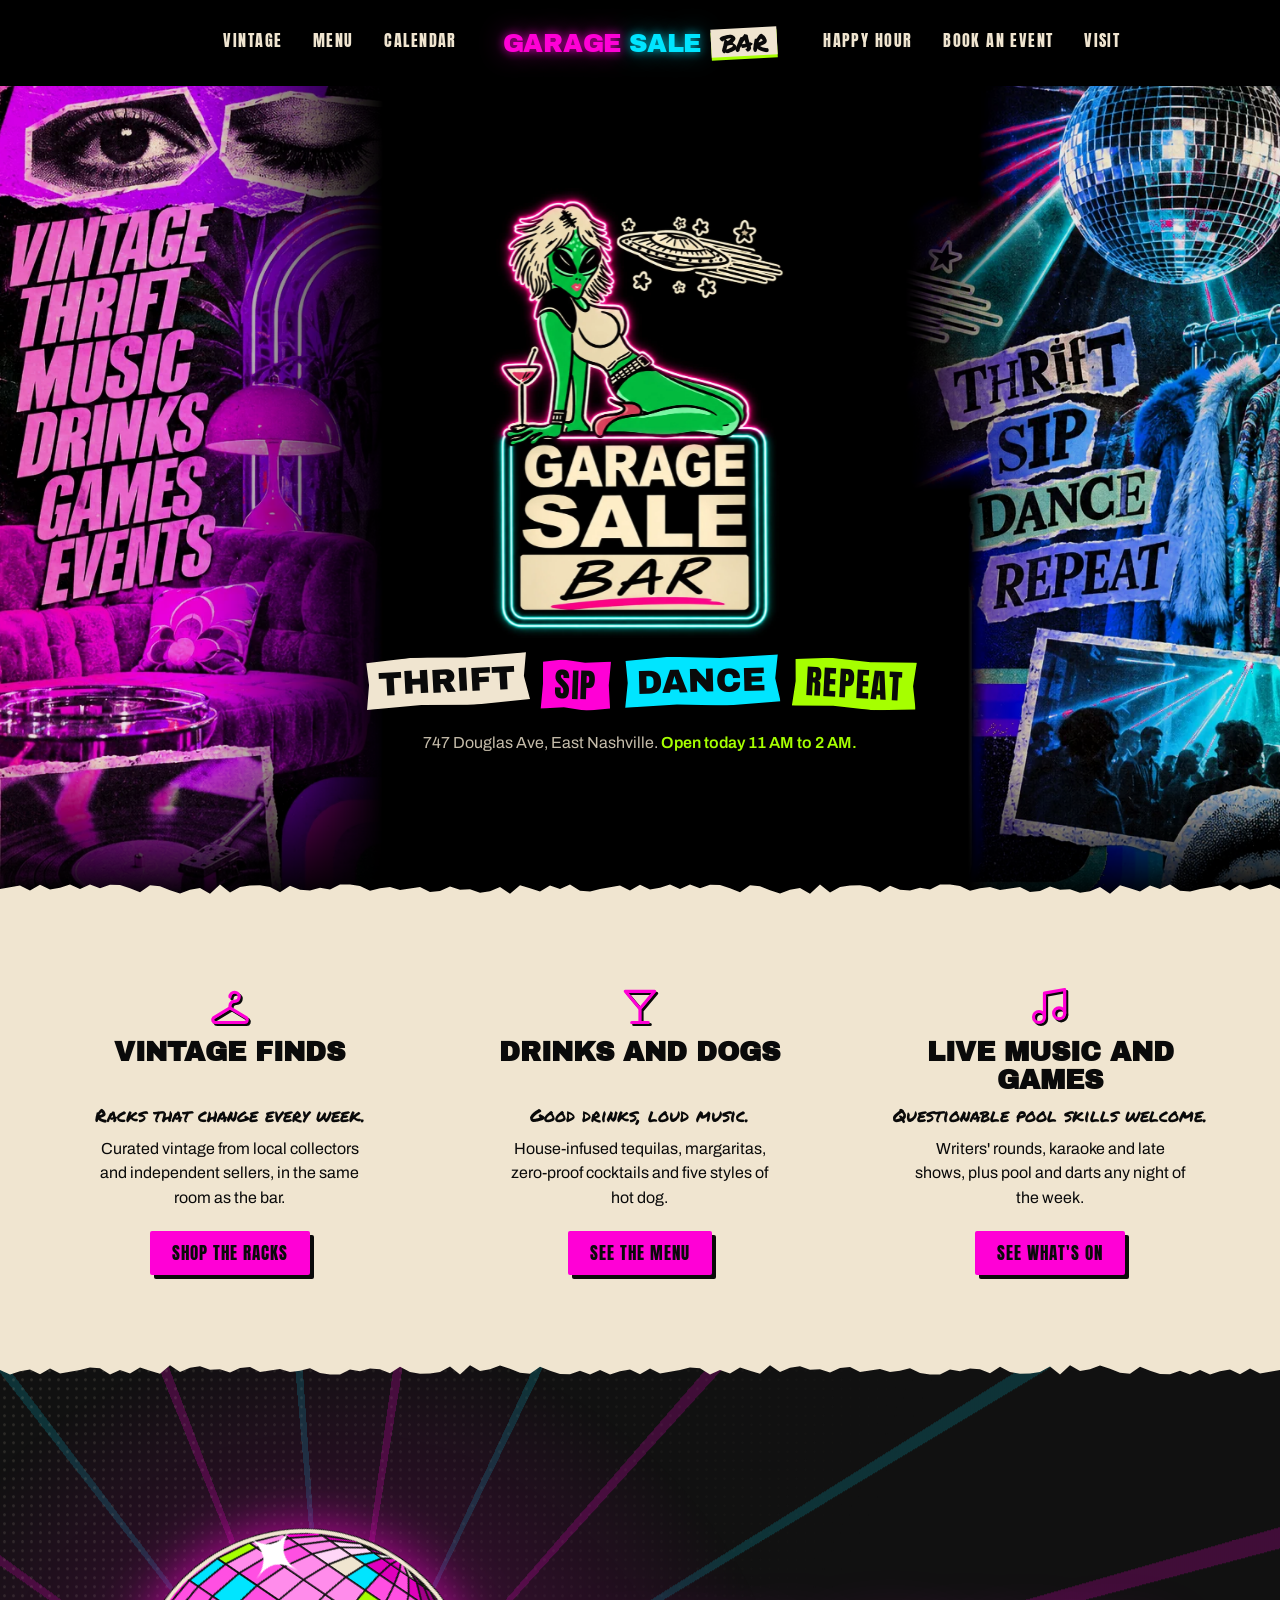
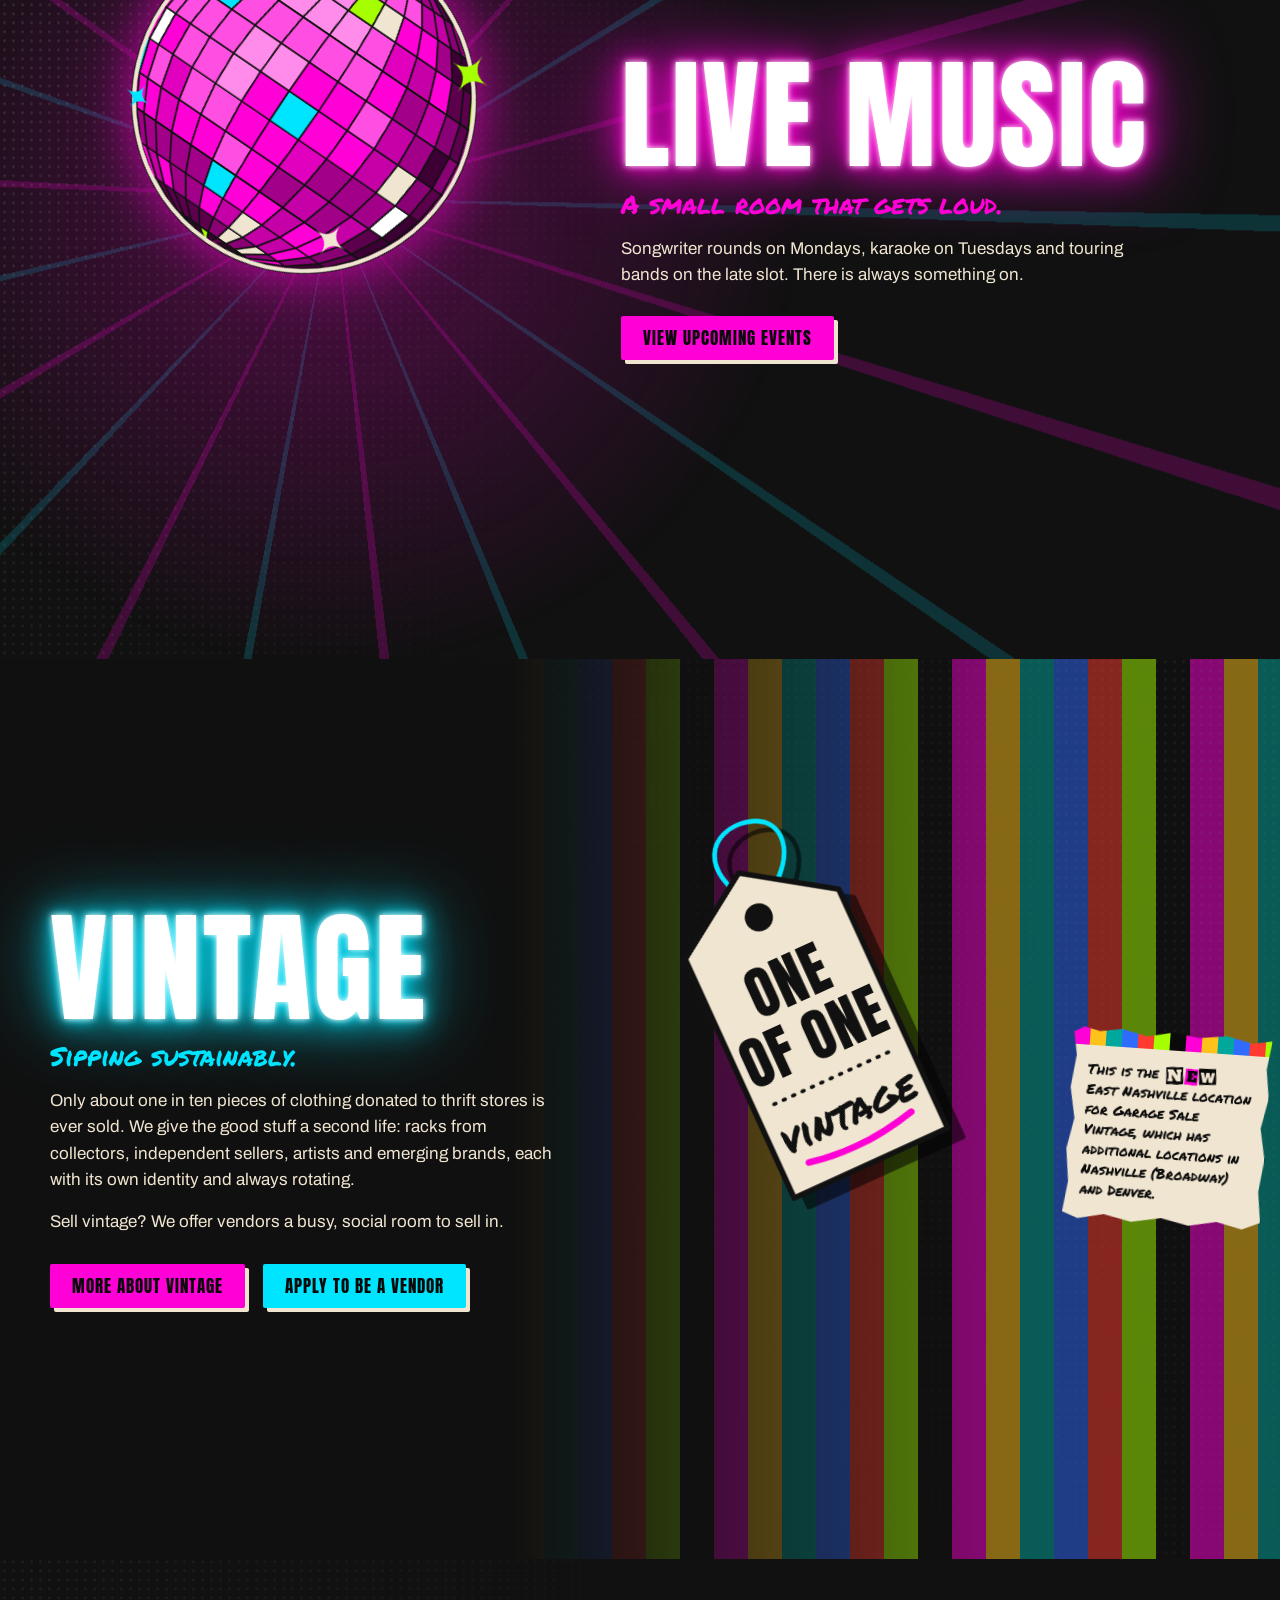
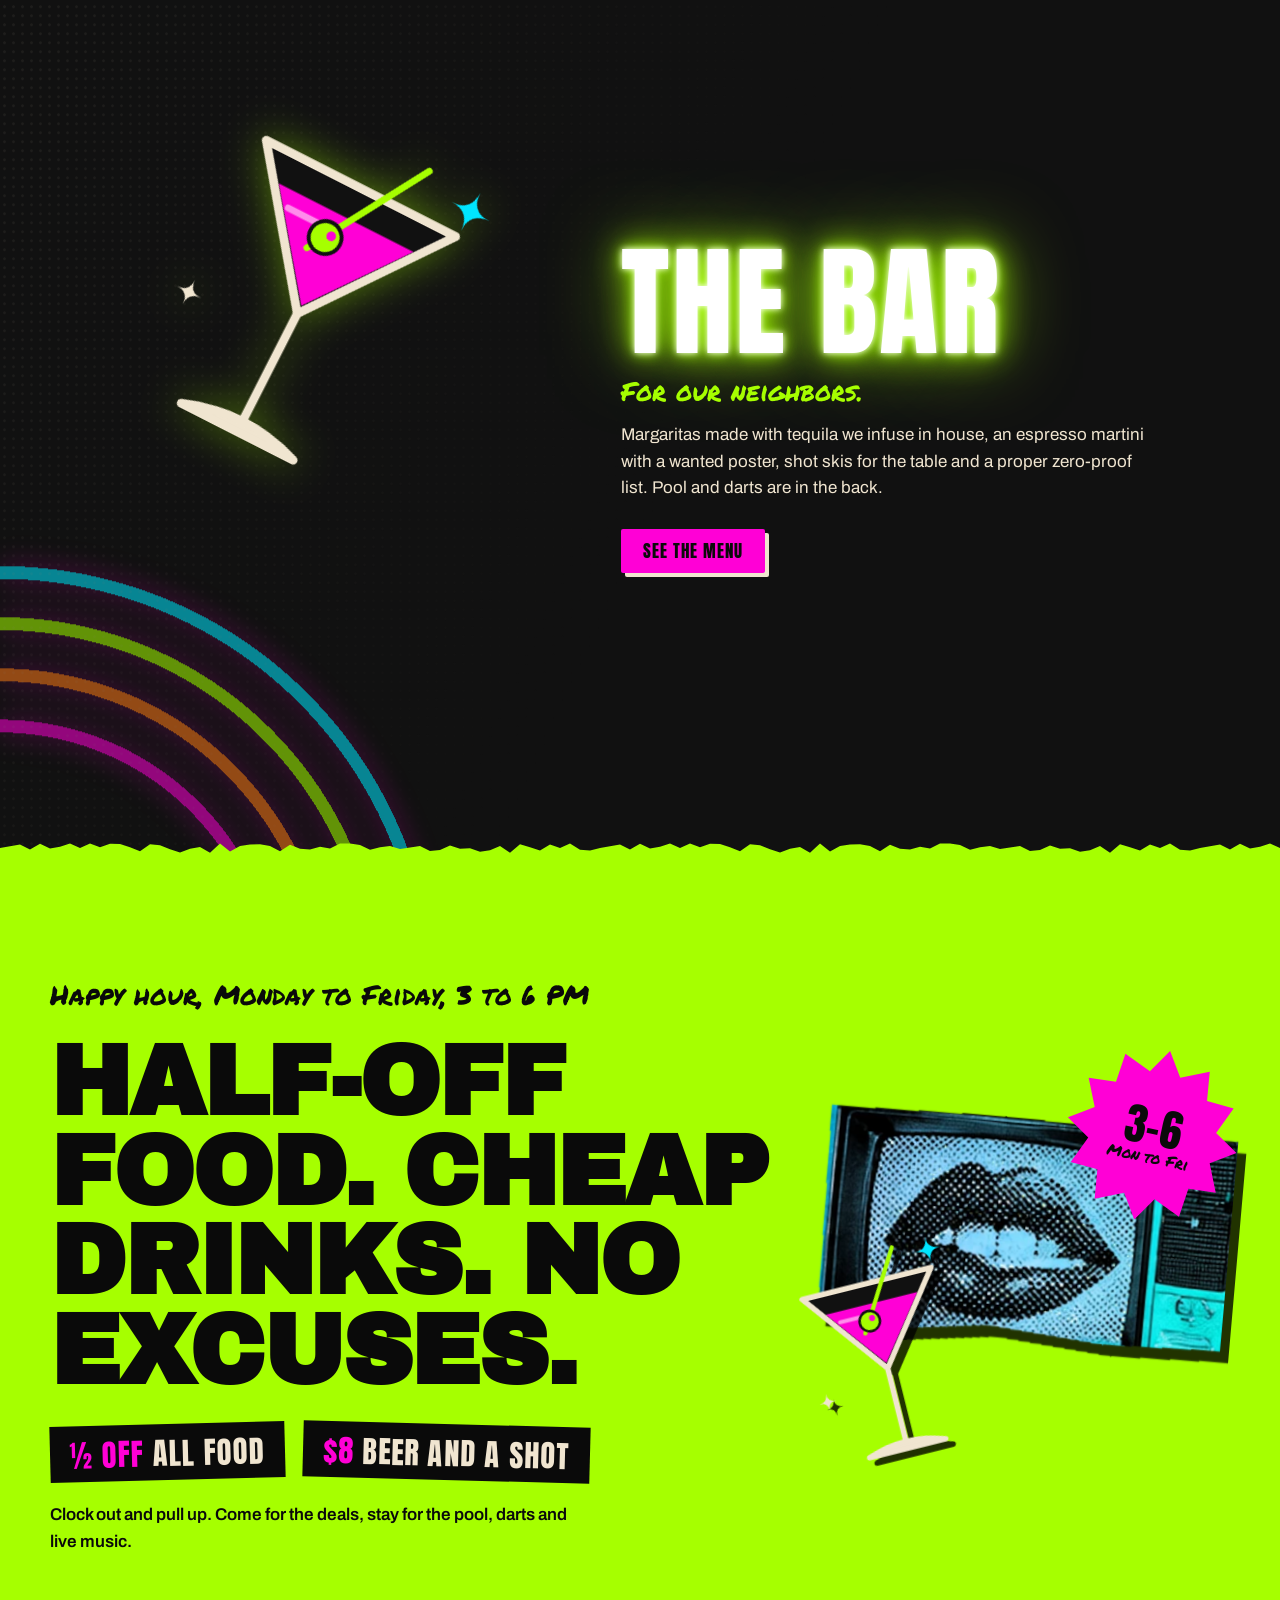
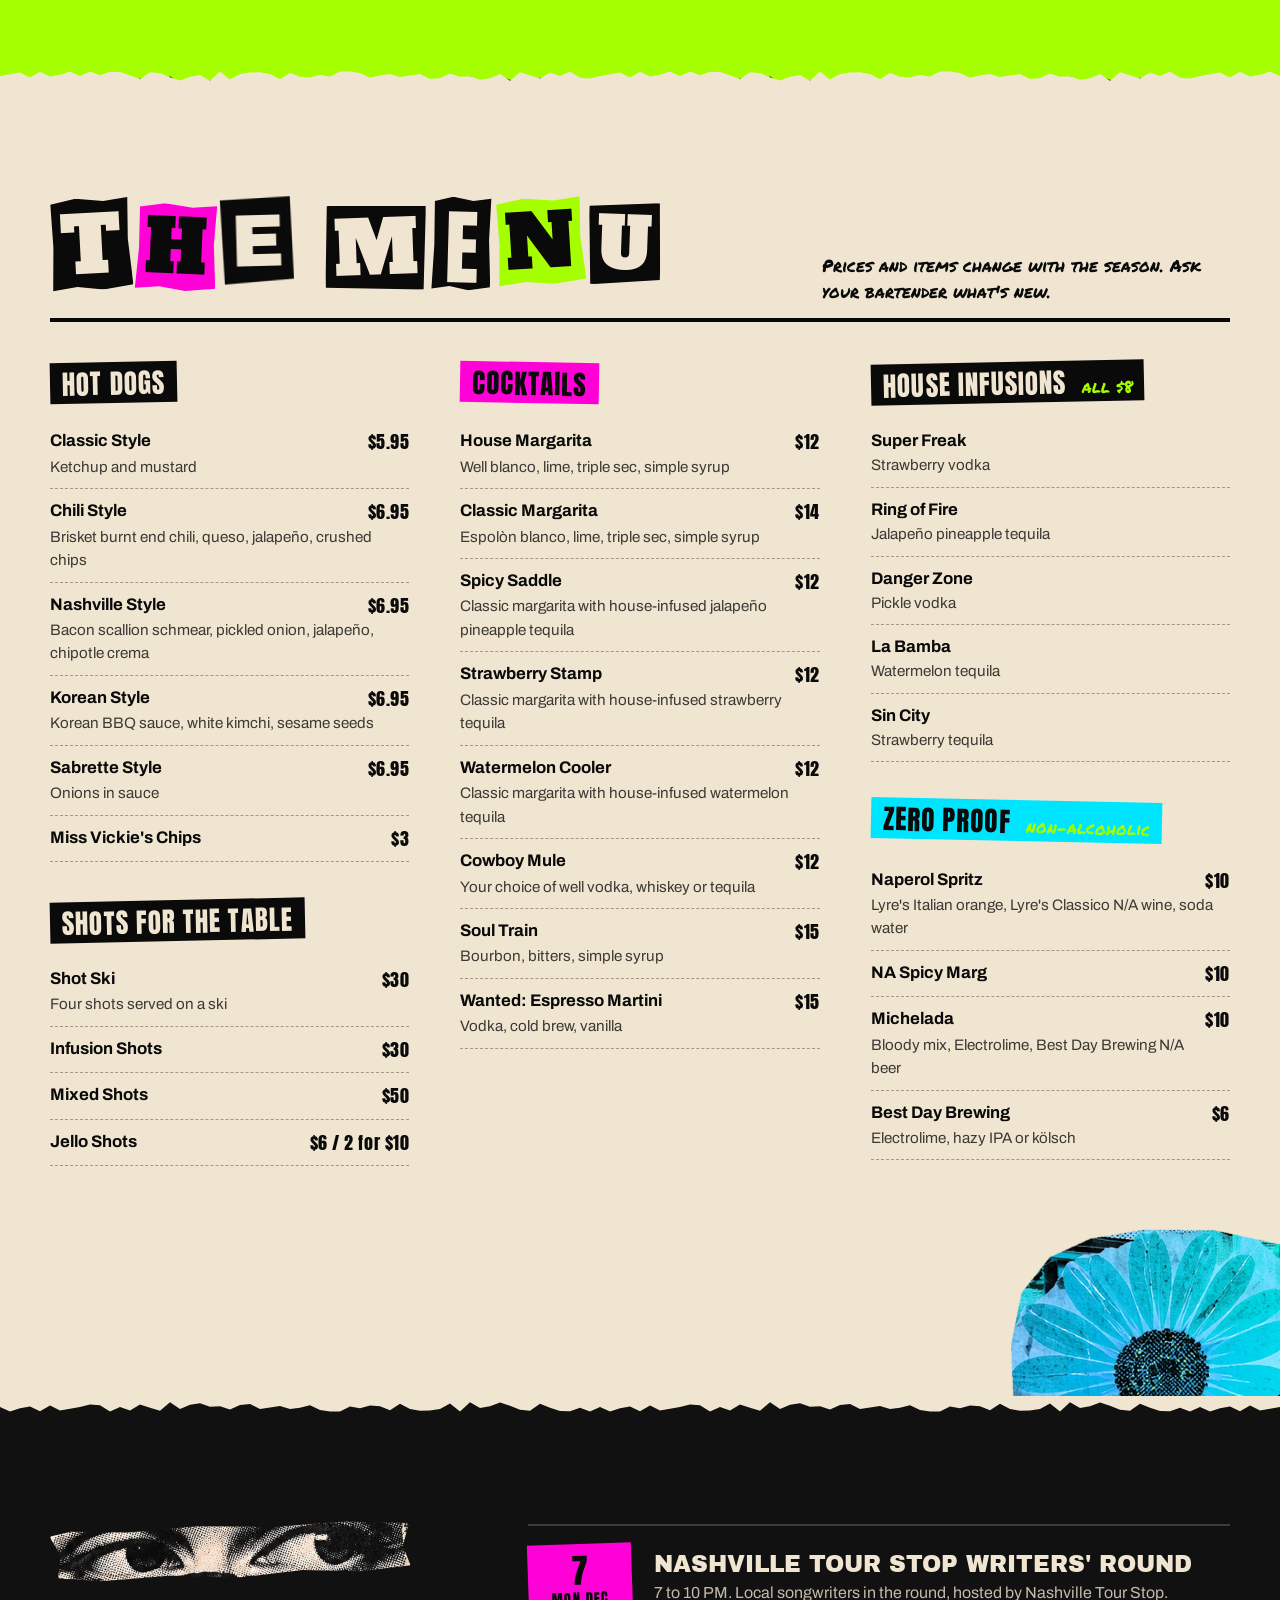
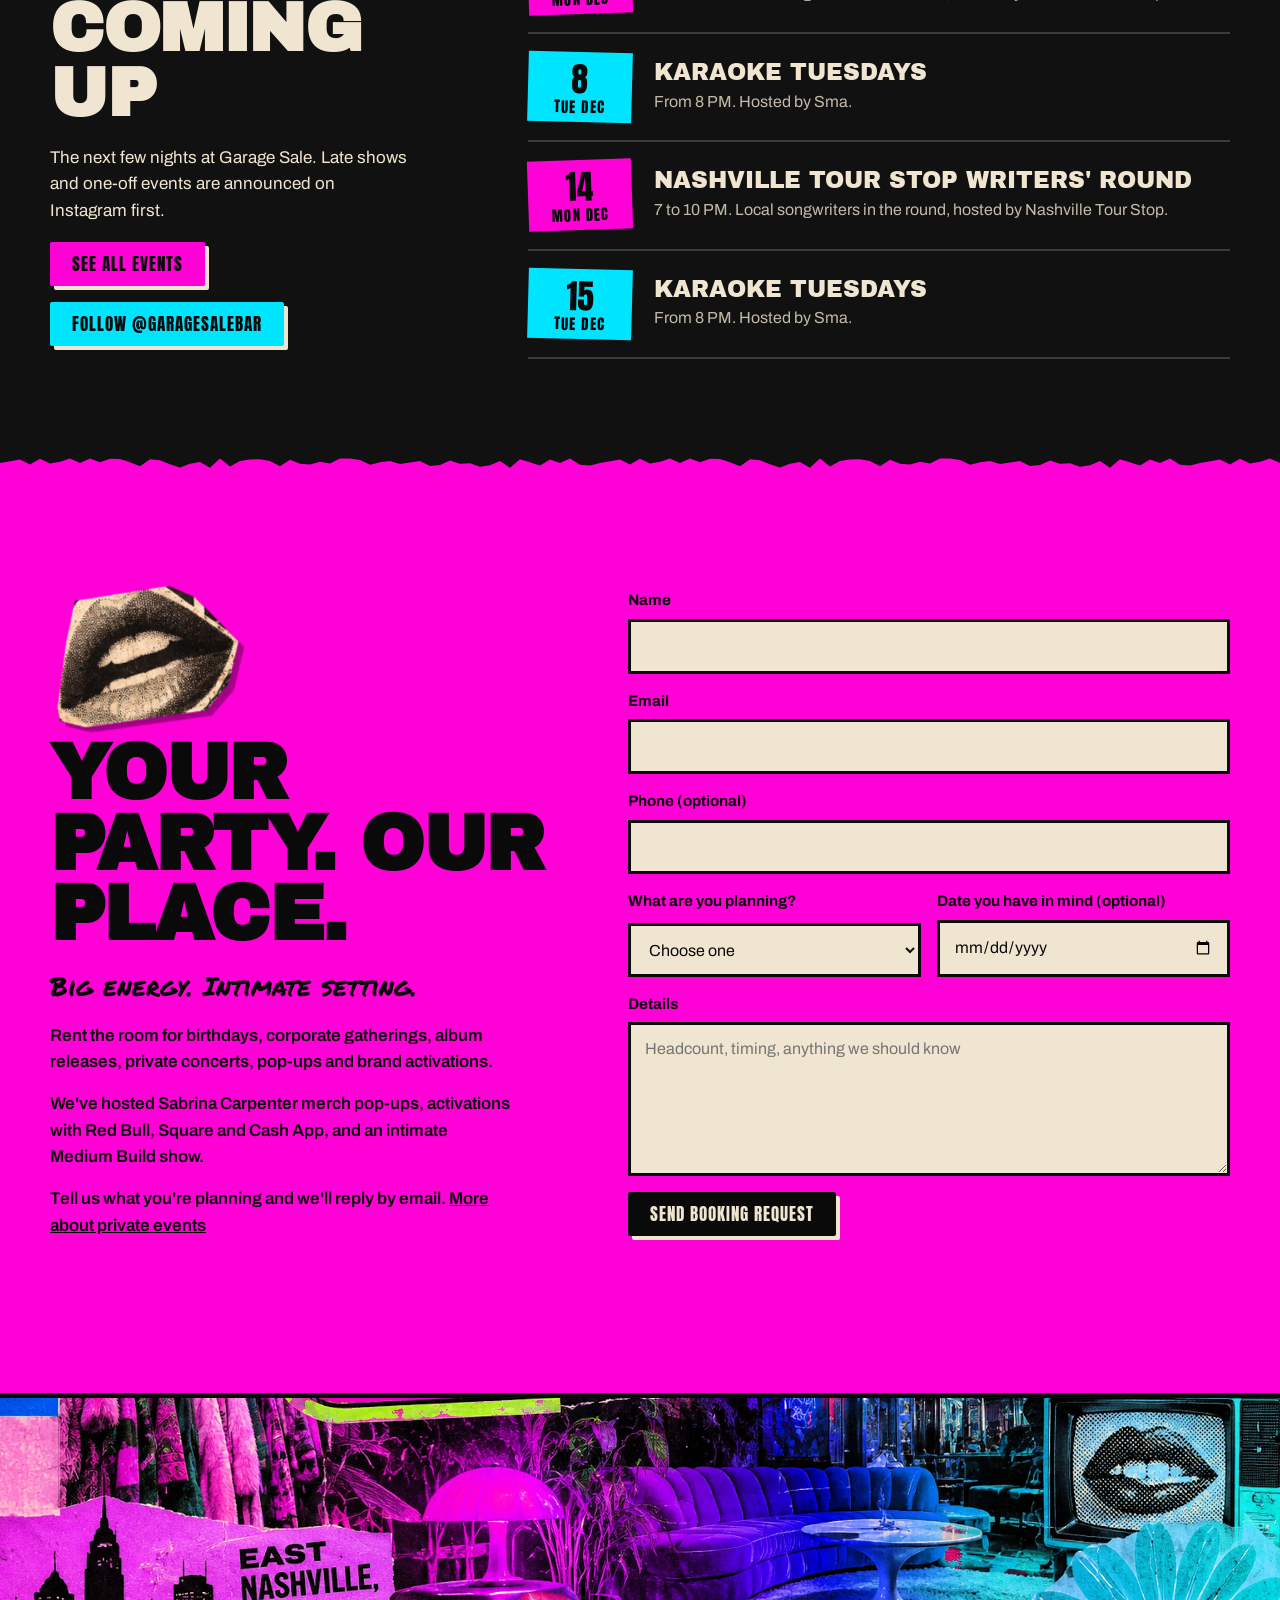
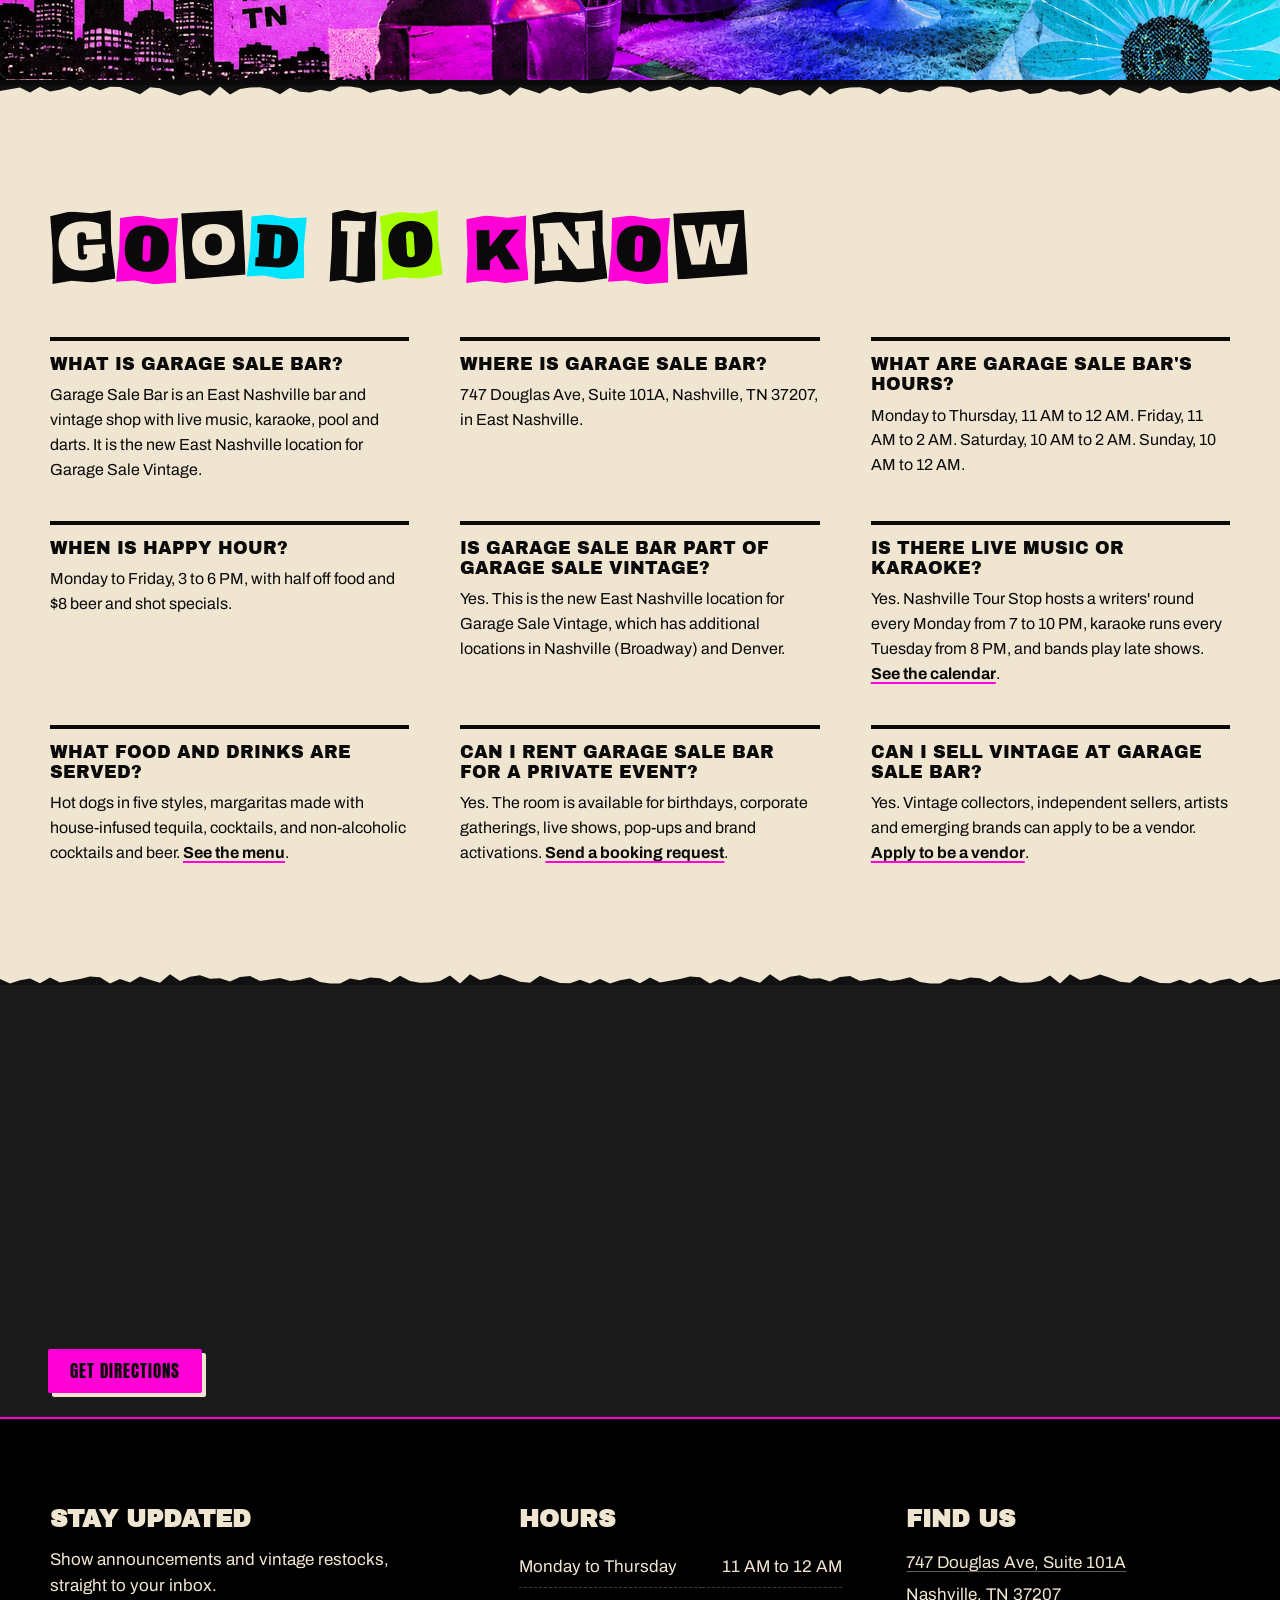
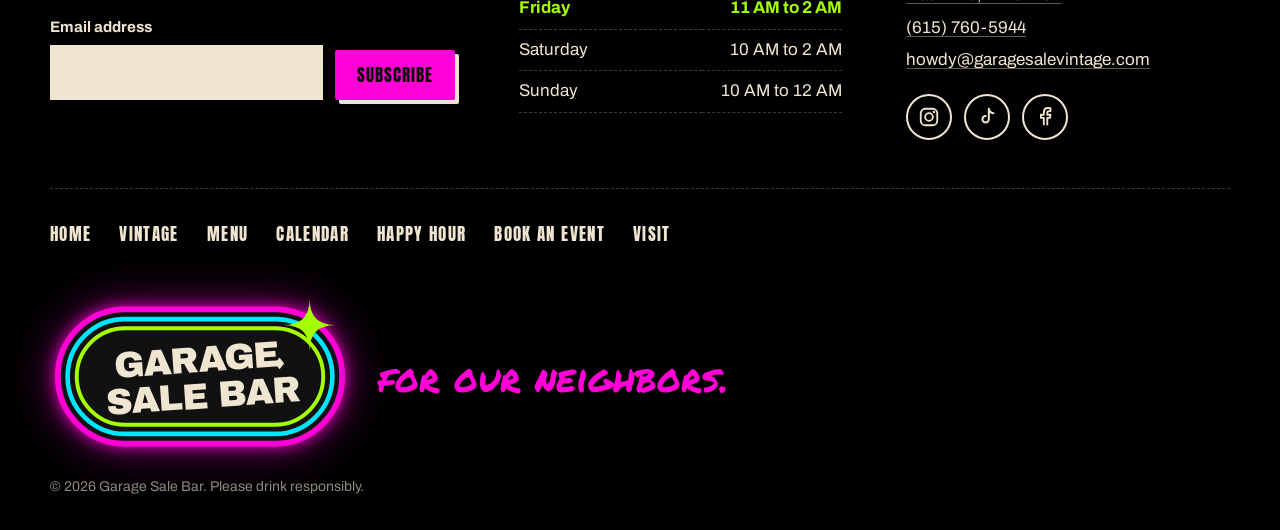
<file: index.html>
<!DOCTYPE html>
<html lang="en">
<head>
<meta charset="utf-8">
<meta name="viewport" content="width=device-width, initial-scale=1">
<title>Garage Sale Bar | East Nashville Bar, Vintage &amp; Live Music</title>
<meta name="description" content="Garage Sale Bar is an East Nashville bar and vintage shop with live music, karaoke, pool, darts, hot dogs and cocktails. Happy hour Monday to Friday, 3 to 6 PM.">
<meta name="theme-color" content="#111111">
<meta property="og:title" content="Garage Sale Bar | East Nashville Bar, Vintage &amp; Live Music">
<meta property="og:description" content="Garage Sale Bar is an East Nashville bar and vintage shop with live music, karaoke, pool, darts, hot dogs and cocktails. Happy hour Monday to Friday, 3 to 6 PM.">
<meta property="og:url" content="https://www.garagesalebar.com/">
<meta property="og:site_name" content="Garage Sale Bar">
<meta name="twitter:card" content="summary_large_image">
<meta property="og:image" content="https://www.garagesalebar.com/assets/img/og-image.jpg">
<meta property="og:type" content="website">
<link rel="canonical" href="https://www.garagesalebar.com/">
<link rel="icon" type="image/png" href="assets/img/favicon.png">
<link rel="preload" href="assets/fonts/anton-latin-400-normal.woff2" as="font" type="font/woff2" crossorigin>
<link rel="preload" href="assets/fonts/archivo-black-latin-400-normal.woff2" as="font" type="font/woff2" crossorigin>
<link rel="stylesheet" href="css/styles.css?v=17">
<script type="application/ld+json">
{
 "@context": "https://schema.org",
 "@type": "BarOrPub",
 "@id": "https://www.garagesalebar.com/#business",
 "name": "Garage Sale Bar",
 "description": "East Nashville bar and vintage shop with live music, karaoke, pool and darts. The East Nashville location of Garage Sale Vintage.",
 "url": "https://www.garagesalebar.com/",
 "image": "https://www.garagesalebar.com/assets/img/og-image.jpg",
 "telephone": "+1-615-760-5944",
 "email": "howdy@garagesalevintage.com",
 "address": {
  "@type": "PostalAddress",
  "streetAddress": "747 Douglas Ave, Suite 101A",
  "addressLocality": "Nashville",
  "addressRegion": "TN",
  "postalCode": "37207",
  "addressCountry": "US"
 },
 "openingHoursSpecification": [
  {
   "@type": "OpeningHoursSpecification",
   "dayOfWeek": [
    "Monday",
    "Tuesday",
    "Wednesday",
    "Thursday"
   ],
   "opens": "11:00",
   "closes": "00:00"
  },
  {
   "@type": "OpeningHoursSpecification",
   "dayOfWeek": "Friday",
   "opens": "11:00",
   "closes": "02:00"
  },
  {
   "@type": "OpeningHoursSpecification",
   "dayOfWeek": "Saturday",
   "opens": "10:00",
   "closes": "02:00"
  },
  {
   "@type": "OpeningHoursSpecification",
   "dayOfWeek": "Sunday",
   "opens": "10:00",
   "closes": "00:00"
  }
 ],
 "parentOrganization": {
  "@type": "Organization",
  "name": "Garage Sale Vintage"
 },
 "hasMenu": "https://www.garagesalebar.com/#menu",
 "sameAs": [
  "https://www.instagram.com/garagesalebar/",
  "https://www.tiktok.com/@garagesalebar_east",
  "https://www.facebook.com/profile.php?id=100094465976194"
 ]
}
</script>
<script type="application/ld+json">
{
 "@context": "https://schema.org",
 "@type": "Menu",
 "@id": "https://www.garagesalebar.com/#menu",
 "name": "Garage Sale Bar menu",
 "hasMenuSection": [
  {
   "@type": "MenuSection",
   "name": "Hot dogs",
   "hasMenuItem": [
    {
     "@type": "MenuItem",
     "name": "Classic Style",
     "description": "Ketchup and mustard",
     "offers": {
      "@type": "Offer",
      "price": "5.95",
      "priceCurrency": "USD"
     }
    },
    {
     "@type": "MenuItem",
     "name": "Chili Style",
     "description": "Brisket burnt end chili, queso, jalapeño, crushed chips",
     "offers": {
      "@type": "Offer",
      "price": "6.95",
      "priceCurrency": "USD"
     }
    },
    {
     "@type": "MenuItem",
     "name": "Nashville Style",
     "description": "Bacon scallion schmear, pickled onion, jalapeño, chipotle crema",
     "offers": {
      "@type": "Offer",
      "price": "6.95",
      "priceCurrency": "USD"
     }
    },
    {
     "@type": "MenuItem",
     "name": "Korean Style",
     "description": "Korean BBQ sauce, white kimchi, sesame seeds",
     "offers": {
      "@type": "Offer",
      "price": "6.95",
      "priceCurrency": "USD"
     }
    },
    {
     "@type": "MenuItem",
     "name": "Sabrette Style",
     "description": "Onions in sauce",
     "offers": {
      "@type": "Offer",
      "price": "6.95",
      "priceCurrency": "USD"
     }
    },
    {
     "@type": "MenuItem",
     "name": "Miss Vickie's Chips",
     "offers": {
      "@type": "Offer",
      "price": "3",
      "priceCurrency": "USD"
     }
    }
   ]
  },
  {
   "@type": "MenuSection",
   "name": "Shots for the table",
   "hasMenuItem": [
    {
     "@type": "MenuItem",
     "name": "Shot Ski",
     "description": "Four shots served on a ski",
     "offers": {
      "@type": "Offer",
      "price": "30",
      "priceCurrency": "USD"
     }
    },
    {
     "@type": "MenuItem",
     "name": "Infusion Shots",
     "offers": {
      "@type": "Offer",
      "price": "30",
      "priceCurrency": "USD"
     }
    },
    {
     "@type": "MenuItem",
     "name": "Mixed Shots",
     "offers": {
      "@type": "Offer",
      "price": "50",
      "priceCurrency": "USD"
     }
    },
    {
     "@type": "MenuItem",
     "name": "Jello Shots",
     "offers": {
      "@type": "Offer",
      "price": "6",
      "priceCurrency": "USD"
     }
    }
   ]
  },
  {
   "@type": "MenuSection",
   "name": "Cocktails",
   "hasMenuItem": [
    {
     "@type": "MenuItem",
     "name": "House Margarita",
     "description": "Well blanco, lime, triple sec, simple syrup",
     "offers": {
      "@type": "Offer",
      "price": "12",
      "priceCurrency": "USD"
     }
    },
    {
     "@type": "MenuItem",
     "name": "Classic Margarita",
     "description": "Espolòn blanco, lime, triple sec, simple syrup",
     "offers": {
      "@type": "Offer",
      "price": "14",
      "priceCurrency": "USD"
     }
    },
    {
     "@type": "MenuItem",
     "name": "Spicy Saddle",
     "description": "Classic margarita with house-infused jalapeño pineapple tequila",
     "offers": {
      "@type": "Offer",
      "price": "12",
      "priceCurrency": "USD"
     }
    },
    {
     "@type": "MenuItem",
     "name": "Strawberry Stamp",
     "description": "Classic margarita with house-infused strawberry tequila",
     "offers": {
      "@type": "Offer",
      "price": "12",
      "priceCurrency": "USD"
     }
    },
    {
     "@type": "MenuItem",
     "name": "Watermelon Cooler",
     "description": "Classic margarita with house-infused watermelon tequila",
     "offers": {
      "@type": "Offer",
      "price": "12",
      "priceCurrency": "USD"
     }
    },
    {
     "@type": "MenuItem",
     "name": "Cowboy Mule",
     "description": "Your choice of well vodka, whiskey or tequila",
     "offers": {
      "@type": "Offer",
      "price": "12",
      "priceCurrency": "USD"
     }
    },
    {
     "@type": "MenuItem",
     "name": "Soul Train",
     "description": "Bourbon, bitters, simple syrup",
     "offers": {
      "@type": "Offer",
      "price": "15",
      "priceCurrency": "USD"
     }
    },
    {
     "@type": "MenuItem",
     "name": "Wanted: Espresso Martini",
     "description": "Vodka, cold brew, vanilla",
     "offers": {
      "@type": "Offer",
      "price": "15",
      "priceCurrency": "USD"
     }
    }
   ]
  },
  {
   "@type": "MenuSection",
   "name": "House infusions",
   "hasMenuItem": [
    {
     "@type": "MenuItem",
     "name": "Super Freak",
     "description": "Strawberry vodka",
     "offers": {
      "@type": "Offer",
      "price": "8",
      "priceCurrency": "USD"
     }
    },
    {
     "@type": "MenuItem",
     "name": "Ring of Fire",
     "description": "Jalapeño pineapple tequila",
     "offers": {
      "@type": "Offer",
      "price": "8",
      "priceCurrency": "USD"
     }
    },
    {
     "@type": "MenuItem",
     "name": "Danger Zone",
     "description": "Pickle vodka",
     "offers": {
      "@type": "Offer",
      "price": "8",
      "priceCurrency": "USD"
     }
    },
    {
     "@type": "MenuItem",
     "name": "La Bamba",
     "description": "Watermelon tequila",
     "offers": {
      "@type": "Offer",
      "price": "8",
      "priceCurrency": "USD"
     }
    },
    {
     "@type": "MenuItem",
     "name": "Sin City",
     "description": "Strawberry tequila",
     "offers": {
      "@type": "Offer",
      "price": "8",
      "priceCurrency": "USD"
     }
    }
   ]
  },
  {
   "@type": "MenuSection",
   "name": "Zero proof",
   "hasMenuItem": [
    {
     "@type": "MenuItem",
     "name": "Naperol Spritz",
     "description": "Lyre's Italian orange, Lyre's Classico N/A wine, soda water",
     "offers": {
      "@type": "Offer",
      "price": "10",
      "priceCurrency": "USD"
     }
    },
    {
     "@type": "MenuItem",
     "name": "NA Spicy Marg",
     "offers": {
      "@type": "Offer",
      "price": "10",
      "priceCurrency": "USD"
     }
    },
    {
     "@type": "MenuItem",
     "name": "Michelada",
     "description": "Bloody mix, Electrolime, Best Day Brewing N/A beer",
     "offers": {
      "@type": "Offer",
      "price": "10",
      "priceCurrency": "USD"
     }
    },
    {
     "@type": "MenuItem",
     "name": "Best Day Brewing",
     "description": "Electrolime, hazy IPA or kölsch",
     "offers": {
      "@type": "Offer",
      "price": "6",
      "priceCurrency": "USD"
     }
    }
   ]
  }
 ]
}
</script>
<script type="application/ld+json">
{
 "@context": "https://schema.org",
 "@type": "FAQPage",
 "mainEntity": [
  {
   "@type": "Question",
   "name": "What is Garage Sale Bar?",
   "acceptedAnswer": {
    "@type": "Answer",
    "text": "Garage Sale Bar is an East Nashville bar and vintage shop with live music, karaoke, pool and darts. It is the new East Nashville location for Garage Sale Vintage."
   }
  },
  {
   "@type": "Question",
   "name": "Where is Garage Sale Bar?",
   "acceptedAnswer": {
    "@type": "Answer",
    "text": "747 Douglas Ave, Suite 101A, Nashville, TN 37207, in East Nashville."
   }
  },
  {
   "@type": "Question",
   "name": "What are Garage Sale Bar's hours?",
   "acceptedAnswer": {
    "@type": "Answer",
    "text": "Monday to Thursday, 11 AM to 12 AM. Friday, 11 AM to 2 AM. Saturday, 10 AM to 2 AM. Sunday, 10 AM to 12 AM."
   }
  },
  {
   "@type": "Question",
   "name": "When is happy hour?",
   "acceptedAnswer": {
    "@type": "Answer",
    "text": "Monday to Friday, 3 to 6 PM, with half off food and $8 beer and shot specials."
   }
  },
  {
   "@type": "Question",
   "name": "Is Garage Sale Bar part of Garage Sale Vintage?",
   "acceptedAnswer": {
    "@type": "Answer",
    "text": "Yes. This is the new East Nashville location for Garage Sale Vintage, which has additional locations in Nashville (Broadway) and Denver."
   }
  },
  {
   "@type": "Question",
   "name": "Is there live music or karaoke?",
   "acceptedAnswer": {
    "@type": "Answer",
    "text": "Yes. Nashville Tour Stop hosts a writers' round every Monday from 7 to 10 PM, karaoke runs every Tuesday from 8 PM, and bands play late shows."
   }
  },
  {
   "@type": "Question",
   "name": "What food and drinks are served?",
   "acceptedAnswer": {
    "@type": "Answer",
    "text": "Hot dogs in five styles, margaritas made with house-infused tequila, cocktails, and non-alcoholic cocktails and beer."
   }
  },
  {
   "@type": "Question",
   "name": "Can I rent Garage Sale Bar for a private event?",
   "acceptedAnswer": {
    "@type": "Answer",
    "text": "Yes. The room is available for birthdays, corporate gatherings, live shows, pop-ups and brand activations."
   }
  },
  {
   "@type": "Question",
   "name": "Can I sell vintage at Garage Sale Bar?",
   "acceptedAnswer": {
    "@type": "Answer",
    "text": "Yes. Vintage collectors, independent sellers, artists and emerging brands can apply to be a vendor."
   }
  }
 ]
}
</script>
</head>
<body>
<a class="skip" href="#main">Skip to content</a>

<header class="nav" id="top-nav">
  <nav class="nav__inner" aria-label="Main">
    <ul class="nav__links nav__links--left">
      <li><a href="vintage.html">Vintage</a></li>
      <li><a href="#menu">Menu</a></li>
      <li><a href="calendar.html">Calendar</a></li>
    </ul>
    <a class="nav__brand" href="#top" aria-label="Garage Sale Bar, back to top">
      <span class="nav__g">Garage</span><span class="nav__s">Sale</span><em>Bar</em>
    </a>
    <ul class="nav__links nav__links--right">
      <li><a href="#happy-hour">Happy Hour</a></li>
      <li><a href="book.html">Book an Event</a></li>
      <li><a href="#visit">Visit</a></li>
    </ul>
    <button class="nav__toggle" type="button" aria-expanded="false" aria-controls="mobile-menu">
      <span class="nav__toggle-bars" aria-hidden="true"></span>
      <span class="sr-only">Menu</span>
    </button>
  </nav>
  <div class="mobile-menu" id="mobile-menu" hidden>
    <ul>
      <li><a href="vintage.html">Vintage</a></li>
      <li><a href="#menu">Menu</a></li>
      <li><a href="calendar.html">Calendar</a></li>
      <li><a href="#happy-hour">Happy Hour</a></li>
      <li><a href="book.html">Book an Event</a></li>
      <li><a href="#visit">Visit</a></li>
    </ul>
  </div>
</header>

<main id="main">

<!-- HERO -->
<section class="hero" id="top">
  <div class="hero__side hero__side--left" data-parallax="0.18" aria-hidden="true"></div>
  <div class="hero__side hero__side--right" data-parallax="0.3" aria-hidden="true"></div>
  <div class="hero__center">
    <h1 class="sr-only">Garage Sale Bar, East Nashville</h1>
    <img class="hero__logo" src="assets/img/gsb-logo-neon.webp" width="804" height="1205" alt="Garage Sale Bar neon sign: a green alien with a cocktail sitting on the Garage Sale Bar logo, a flying saucer overhead">
    <p class="cutout" aria-label="Thrift. Sip. Dance. Repeat.">
      <span class="cutout__w cutout__w--paper">Thrift</span>
      <span class="cutout__w cutout__w--pink">Sip</span>
      <span class="cutout__w cutout__w--blue">Dance</span>
      <span class="cutout__w cutout__w--green">Repeat</span>
    </p>
    <p class="hero__meta">747 Douglas Ave, East Nashville. <span id="open-today">Open daily until late.</span></p>
  </div>
</section>

<!-- THREE-UP STRIP -->
<section class="strip torn torn--paper" aria-label="What's inside">
  <div class="strip__grid">
    <article class="strip__col">
      <svg class="strip__icon" viewBox="0 0 48 48" aria-hidden="true"><path d="M24 14a5 5 0 1 1 5 5c-3 0-5 2-5 5v2L6 37a3 3 0 0 0 2 5h32a3 3 0 0 0 2-5L24 26" fill="none" stroke="currentColor" stroke-width="3.5" stroke-linecap="round" stroke-linejoin="round"/></svg>
      <h2>Vintage finds</h2>
      <p class="strip__hand">Racks that change every week.</p>
      <p>Curated vintage from local collectors and independent sellers, in the same room as the bar.</p>
      <a class="btn" href="vintage.html">Shop the racks</a>
    </article>
    <article class="strip__col">
      <svg class="strip__icon" viewBox="0 0 48 48" aria-hidden="true"><path d="M8 8h32L24 27zM24 27v13M15 42h18" fill="none" stroke="currentColor" stroke-width="3.5" stroke-linecap="round" stroke-linejoin="round"/></svg>
      <h2>Drinks and dogs</h2>
      <p class="strip__hand">Good drinks, loud music.</p>
      <p>House-infused tequilas, margaritas, zero-proof cocktails and five styles of hot dog.</p>
      <a class="btn" href="#menu">See the menu</a>
    </article>
    <article class="strip__col">
      <svg class="strip__icon" viewBox="0 0 48 48" aria-hidden="true"><path d="M18 36V10l22-4v26" fill="none" stroke="currentColor" stroke-width="3.5" stroke-linecap="round" stroke-linejoin="round"/><circle cx="12" cy="36" r="6" fill="none" stroke="currentColor" stroke-width="3.5"/><circle cx="34" cy="32" r="6" fill="none" stroke="currentColor" stroke-width="3.5"/></svg>
      <h2>Live music and games</h2>
      <p class="strip__hand">Questionable pool skills welcome.</p>
      <p>Writers' rounds, karaoke and late shows, plus pool and darts any night of the week.</p>
      <a class="btn" href="calendar.html">See what's on</a>
    </article>
  </div>
</section>

<!-- FEATURE: EVENTS -->
<section class="feature feature--events" data-feature>
  <div class="feature__bg" data-bg aria-hidden="true"></div>
  <div class="feature__inner">
    <div class="feature__art" aria-hidden="true">
      <img class="floater" data-floater data-rotate="70" src="assets/img/disco.svg" width="400" height="400" alt="">
    </div>
    <div class="feature__text">
      <h2 class="neon neon--pink">Live music</h2>
      <p class="feature__kicker">A small room that gets loud.</p>
      <p>Songwriter rounds on Mondays, karaoke on Tuesdays and touring bands on the late slot. There is always something on.</p>
      <a class="btn" href="calendar.html">View upcoming events</a>
    </div>
  </div>
</section>

<!-- FEATURE: VINTAGE -->
<section class="feature feature--vintage feature--flip" id="vintage" data-feature>
  <div class="feature__bg" data-bg aria-hidden="true"></div>
  <div class="feature__inner">
    <div class="feature__art" aria-hidden="true">
      <svg class="floater floater--tag" data-floater data-rotate="-50" viewBox="0 0 320 420" role="presentation">
        <path d="M160 96 C120 40 150 6 190 14 C230 22 226 70 176 96" fill="none" stroke="#00e5ff" stroke-width="5" stroke-linecap="round"/>
        <path d="M70 120 L160 60 L250 120 L250 400 L70 400 Z" fill="#f0e5d0" stroke="#111" stroke-width="6" stroke-linejoin="round"/>
        <circle cx="160" cy="112" r="15" fill="#111"/>
        <text x="160" y="212" text-anchor="middle" class="tag__big">ONE</text>
        <text x="160" y="278" text-anchor="middle" class="tag__big">OF ONE</text>
        <path d="M92 300 L228 300" stroke="#111" stroke-width="4" stroke-dasharray="2 9" stroke-linecap="round"/>
        <text x="160" y="356" text-anchor="middle" class="tag__hand">vintage</text>
        <path d="M100 372 Q160 384 222 368" fill="none" stroke="#ff00d6" stroke-width="7" stroke-linecap="round"/>
      </svg>
    </div>
    <div class="feature__text">
      <h2 class="neon neon--blue">Vintage</h2>
      <p class="feature__kicker">Sipping sustainably.</p>
      <p>Only about one in ten pieces of clothing donated to thrift stores is ever sold. We give the good stuff a second life: racks from collectors, independent sellers, artists and emerging brands, each with its own identity and always rotating.</p>
      <p>Sell vintage? We offer vendors a busy, social room to sell in.</p>
      <div class="feature__actions">
        <a class="btn" href="vintage.html">More about vintage</a>
        <a class="btn btn--blue" href="https://docs.google.com/forms/d/e/1FAIpQLSel0c3rFbMv7X3Ah1KHVkPsn_nrGVXcLn4D0Khr66hKhy_gQQ/viewform" target="_blank" rel="noopener">Apply to be a vendor</a>
      </div>
    </div>
  </div>
  <aside class="paper-note paper-note--pinned" aria-label="About this location">
    <span class="paper-note__stripes" aria-hidden="true"></span>
    <p>This is the <span class="sr-only">NEW</span><span class="ransom ransom--inline" data-ransom aria-hidden="true">NEW</span> East Nashville location for Garage Sale Vintage, which has additional locations in Nashville (Broadway) and Denver.</p>
  </aside>
</section>

<!-- FEATURE: BAR -->
<section class="feature feature--bar" data-feature>
  <div class="feature__bg" data-bg aria-hidden="true"></div>
  <div class="feature__inner">
    <div class="feature__art" aria-hidden="true">
      <img class="floater floater--martini" data-floater data-rotate="55" src="assets/img/martini.svg" width="300" height="400" alt="">
    </div>
    <div class="feature__text">
      <h2 class="neon neon--green">The bar</h2>
      <p class="feature__kicker">For our neighbors.</p>
      <p>Margaritas made with tequila we infuse in house, an espresso martini with a wanted poster, shot skis for the table and a proper zero-proof list. Pool and darts are in the back.</p>
      <a class="btn" href="#menu">See the menu</a>
    </div>
  </div>
</section>

<!-- HAPPY HOUR -->
<section class="happy torn torn--green" id="happy-hour">
  <div class="happy__inner">
    <div class="happy__text">
      <p class="happy__when">Happy hour, Monday to Friday, 3 to 6 PM</p>
      <h2 class="happy__head">Half-off food. Cheap drinks. No excuses.</h2>
      <ul class="happy__deals">
        <li><strong>½ off</strong> all food</li>
        <li><strong>$8</strong> beer and a shot</li>
      </ul>
      <p class="happy__foot">Clock out and pull up. Come for the deals, stay for the pool, darts and live music.</p>
    </div>
    <div class="happy__art" aria-hidden="true">
      <img class="happy__tv" src="assets/img/cut-tv.webp" width="424" height="228" alt="" loading="lazy">
      <img class="happy__glass" src="assets/img/martini.svg" width="300" height="400" alt="" loading="lazy">
      <span class="happy__burst"><b>3–6</b><i>Mon to Fri</i></span>
    </div>
  </div>
</section>

<!-- MENU -->
<section class="menu torn torn--paper" id="menu">
  <img class="deco deco--flower-br" src="assets/img/cut-flower.webp" width="464" height="290" alt="" loading="lazy">
  <div class="menu__inner">
    <header class="menu__head">
      <h2 class="ransom" data-ransom>The menu</h2>
      <p>Prices and items change with the season. Ask your bartender what's new.</p>
    </header>
    <div class="menu__cols">
      <div class="menu__col">
        <section class="menu__group">
          <h3>Hot dogs</h3>
          <dl>
            <div><dt>Classic Style <span>$5.95</span></dt><dd>Ketchup and mustard</dd></div>
            <div><dt>Chili Style <span>$6.95</span></dt><dd>Brisket burnt end chili, queso, jalapeño, crushed chips</dd></div>
            <div><dt>Nashville Style <span>$6.95</span></dt><dd>Bacon scallion schmear, pickled onion, jalapeño, chipotle crema</dd></div>
            <div><dt>Korean Style <span>$6.95</span></dt><dd>Korean BBQ sauce, white kimchi, sesame seeds</dd></div>
            <div><dt>Sabrette Style <span>$6.95</span></dt><dd>Onions in sauce</dd></div>
            <div><dt>Miss Vickie's Chips <span>$3</span></dt></div>
          </dl>
        </section>
        <section class="menu__group">
          <h3>Shots for the table</h3>
          <dl>
            <div><dt>Shot Ski <span>$30</span></dt><dd>Four shots served on a ski</dd></div>
            <div><dt>Infusion Shots <span>$30</span></dt></div>
            <div><dt>Mixed Shots <span>$50</span></dt></div>
            <div><dt>Jello Shots <span>$6 / 2 for $10</span></dt></div>
          </dl>
        </section>
      </div>
      <div class="menu__col">
        <section class="menu__group">
          <h3>Cocktails</h3>
          <dl>
            <div><dt>House Margarita <span>$12</span></dt><dd>Well blanco, lime, triple sec, simple syrup</dd></div>
            <div><dt>Classic Margarita <span>$14</span></dt><dd>Espolòn blanco, lime, triple sec, simple syrup</dd></div>
            <div><dt>Spicy Saddle <span>$12</span></dt><dd>Classic margarita with house-infused jalapeño pineapple tequila</dd></div>
            <div><dt>Strawberry Stamp <span>$12</span></dt><dd>Classic margarita with house-infused strawberry tequila</dd></div>
            <div><dt>Watermelon Cooler <span>$12</span></dt><dd>Classic margarita with house-infused watermelon tequila</dd></div>
            <div><dt>Cowboy Mule <span>$12</span></dt><dd>Your choice of well vodka, whiskey or tequila</dd></div>
            <div><dt>Soul Train <span>$15</span></dt><dd>Bourbon, bitters, simple syrup</dd></div>
            <div><dt>Wanted: Espresso Martini <span>$15</span></dt><dd>Vodka, cold brew, vanilla</dd></div>
          </dl>
        </section>
      </div>
      <div class="menu__col">
        <section class="menu__group">
          <h3>House infusions <small>all $8</small></h3>
          <dl>
            <div><dt>Super Freak</dt><dd>Strawberry vodka</dd></div>
            <div><dt>Ring of Fire</dt><dd>Jalapeño pineapple tequila</dd></div>
            <div><dt>Danger Zone</dt><dd>Pickle vodka</dd></div>
            <div><dt>La Bamba</dt><dd>Watermelon tequila</dd></div>
            <div><dt>Sin City</dt><dd>Strawberry tequila</dd></div>
          </dl>
        </section>
        <section class="menu__group">
          <h3>Zero proof <small>non-alcoholic</small></h3>
          <dl>
            <div><dt>Naperol Spritz <span>$10</span></dt><dd>Lyre's Italian orange, Lyre's Classico N/A wine, soda water</dd></div>
            <div><dt>NA Spicy Marg <span>$10</span></dt></div>
            <div><dt>Michelada <span>$10</span></dt><dd>Bloody mix, Electrolime, Best Day Brewing N/A beer</dd></div>
            <div><dt>Best Day Brewing <span>$6</span></dt><dd>Electrolime, hazy IPA or kölsch</dd></div>
          </dl>
        </section>
      </div>
    </div>
  </div>
</section>

<!-- EVENTS LIST -->
<section class="events" id="events">
  <div class="events__inner">
    <header class="events__head">
      <img class="eyes-strip" src="assets/img/eyes-strip.webp" width="1148" height="172" alt="" loading="lazy">
      <h2>Coming up</h2>
      <p>The next few nights at Garage Sale. Late shows and one-off events are announced on Instagram first.</p>
      <div class="events__actions">
        <a class="btn" href="calendar.html">See all events</a>
        <a class="btn btn--blue" href="https://www.instagram.com/garagesalebar/" target="_blank" rel="noopener">Follow @garagesalebar</a>
      </div>
    </header>
    <ol class="events__list" id="events-list">
      <li class="event">
        <div class="event__date"><b>Mon</b><span>Weekly</span></div>
        <div class="event__body"><h3>Nashville Tour Stop Writers' Round</h3><p>7 to 10 PM. Local songwriters in the round, hosted by Nashville Tour Stop.</p></div>
      </li>
      <li class="event">
        <div class="event__date"><b>Tue</b><span>Weekly</span></div>
        <div class="event__body"><h3>Karaoke Tuesdays</h3><p>From 8 PM. Hosted by Sma.</p></div>
      </li>
    </ol>
  </div>
</section>

<!-- BOOK -->
<section class="book torn torn--pink" id="book">
  <div class="book__inner">
    <div class="book__copy">
      <img class="book__lips" src="assets/img/lips.webp" width="530" height="362" alt="" loading="lazy">
      <h2>Your party. Our place.</h2>
      <p class="book__hand">Big energy. Intimate setting.</p>
      <p>Rent the room for birthdays, corporate gatherings, album releases, private concerts, pop-ups and brand activations.</p>
      <p>We've hosted Sabrina Carpenter merch pop-ups, activations with Red Bull, Square and Cash App, and an intimate Medium Build show.</p>
      <p>Tell us what you're planning and we'll reply by email. <a href="book.html">More about private events</a></p>
    </div>
    <form class="form" name="booking" method="POST" data-netlify="true" netlify-honeypot="bot-field" data-ajax>
      <input type="hidden" name="form-name" value="booking">
      <p class="form__trap"><label>Leave this empty <input name="bot-field" tabindex="-1" autocomplete="off"></label></p>
      <label class="field"><span>Name</span><input type="text" name="name" autocomplete="name" required></label>
      <label class="field"><span>Email</span><input type="email" name="email" autocomplete="email" required></label>
      <label class="field"><span>Phone (optional)</span><input type="tel" name="phone" autocomplete="tel" inputmode="tel"></label>
      <div class="field-row">
        <label class="field"><span>What are you planning?</span>
          <select name="event-type" required>
            <option value="" selected disabled>Choose one</option>
            <option>Birthday or private party</option>
            <option>Corporate gathering</option>
            <option>Live show or album release</option>
            <option>Pop-up or brand activation</option>
            <option>Selling vintage as a vendor</option>
            <option>General question</option>
          </select>
        </label>
        <label class="field"><span>Date you have in mind (optional)</span><input type="date" name="date"></label>
      </div>
      <label class="field"><span>Details</span><textarea name="message" rows="5" required placeholder="Headcount, timing, anything we should know"></textarea></label>
      <button class="btn btn--dark" type="submit">Send booking request</button>
      <p class="form__status" role="status" aria-live="polite"></p>
    </form>
  </div>
</section>

<div class="banner" aria-hidden="true">
  <picture>
    <source media="(max-width: 700px)" srcset="assets/img/collage-banner-neon-1200.webp">
    <img src="assets/img/collage-banner-neon.webp" width="2302" height="508" alt="" loading="lazy">
  </picture>
</div>

<!-- FAQ -->
<section class="faq torn torn--paper" id="faq" aria-labelledby="faq-title">
  <div class="faq__inner">
    <h2 class="ransom faq__title" id="faq-title" data-ransom>Good to know</h2>
    <div class="faq__grid">
      <div class="faq__item">
        <h3>What is Garage Sale Bar?</h3>
        <p>Garage Sale Bar is an East Nashville bar and vintage shop with live music, karaoke, pool and darts. It is the new East Nashville location for Garage Sale Vintage.</p>
      </div>
      <div class="faq__item">
        <h3>Where is Garage Sale Bar?</h3>
        <p>747 Douglas Ave, Suite 101A, Nashville, TN 37207, in East Nashville.</p>
      </div>
      <div class="faq__item">
        <h3>What are Garage Sale Bar's hours?</h3>
        <p>Monday to Thursday, 11 AM to 12 AM. Friday, 11 AM to 2 AM. Saturday, 10 AM to 2 AM. Sunday, 10 AM to 12 AM.</p>
      </div>
      <div class="faq__item">
        <h3>When is happy hour?</h3>
        <p>Monday to Friday, 3 to 6 PM, with half off food and $8 beer and shot specials.</p>
      </div>
      <div class="faq__item">
        <h3>Is Garage Sale Bar part of Garage Sale Vintage?</h3>
        <p>Yes. This is the new East Nashville location for Garage Sale Vintage, which has additional locations in Nashville (Broadway) and Denver.</p>
      </div>
      <div class="faq__item">
        <h3>Is there live music or karaoke?</h3>
        <p>Yes. Nashville Tour Stop hosts a writers' round every Monday from 7 to 10 PM, karaoke runs every Tuesday from 8 PM, and bands play late shows. <a href="calendar.html">See the calendar</a>.</p>
      </div>
      <div class="faq__item">
        <h3>What food and drinks are served?</h3>
        <p>Hot dogs in five styles, margaritas made with house-infused tequila, cocktails, and non-alcoholic cocktails and beer. <a href="#menu">See the menu</a>.</p>
      </div>
      <div class="faq__item">
        <h3>Can I rent Garage Sale Bar for a private event?</h3>
        <p>Yes. The room is available for birthdays, corporate gatherings, live shows, pop-ups and brand activations. <a href="book.html">Send a booking request</a>.</p>
      </div>
      <div class="faq__item">
        <h3>Can I sell vintage at Garage Sale Bar?</h3>
        <p>Yes. Vintage collectors, independent sellers, artists and emerging brands can apply to be a vendor. <a href="https://docs.google.com/forms/d/e/1FAIpQLSel0c3rFbMv7X3Ah1KHVkPsn_nrGVXcLn4D0Khr66hKhy_gQQ/viewform" target="_blank" rel="noopener">Apply to be a vendor</a>.</p>
      </div>
    </div>
  </div>
</section>

<!-- MAP -->
<section class="map" id="visit" aria-label="Map and directions">
  <iframe title="Map showing Garage Sale Bar at 747 Douglas Ave, Nashville" loading="lazy" referrerpolicy="no-referrer-when-downgrade"
    src="https://www.google.com/maps?q=Garage+Sale+Bar,+747+Douglas+Ave+Suite+101A,+Nashville,+TN+37207&amp;z=15&amp;output=embed"></iframe>
  <a class="map__link btn" href="https://maps.app.goo.gl/jQBhYGxGyqtPkwmn8" target="_blank" rel="noopener">Get directions</a>
</section>

</main>

<!-- FOOTER -->
<footer class="footer">
  <div class="footer__grid">
    <section class="footer__col">
      <h2>Stay updated</h2>
      <p>Show announcements and vintage restocks, straight to your inbox.</p>
      <form class="form form--inline" name="newsletter" method="POST" data-netlify="true" netlify-honeypot="bot-field" data-ajax>
        <input type="hidden" name="form-name" value="newsletter">
        <p class="form__trap"><label>Leave this empty <input name="bot-field" tabindex="-1" autocomplete="off"></label></p>
        <label class="field"><span>Email address</span><input type="email" name="email" autocomplete="email" required></label>
        <button class="btn" type="submit">Subscribe</button>
        <p class="form__status" role="status" aria-live="polite"></p>
      </form>
    </section>
    <section class="footer__col">
      <h2>Hours</h2>
      <table class="hours" id="hours">
        <tbody>
          <tr data-days="1,2,3,4"><th scope="row">Monday to Thursday</th><td>11 AM to 12 AM</td></tr>
          <tr data-days="5"><th scope="row">Friday</th><td>11 AM to 2 AM</td></tr>
          <tr data-days="6"><th scope="row">Saturday</th><td>10 AM to 2 AM</td></tr>
          <tr data-days="0"><th scope="row">Sunday</th><td>10 AM to 12 AM</td></tr>
        </tbody>
      </table>
    </section>
    <section class="footer__col">
      <h2>Find us</h2>
      <address>
        <a href="https://maps.app.goo.gl/jQBhYGxGyqtPkwmn8" target="_blank" rel="noopener">747 Douglas Ave, Suite 101A<br>Nashville, TN 37207</a><br>
        <a href="tel:+16157605944">(615) 760-5944</a><br>
        <a href="mailto:howdy@garagesalevintage.com">howdy@garagesalevintage.com</a>
      </address>
      <ul class="social">
        <li><a href="https://www.instagram.com/garagesalebar/" target="_blank" rel="noopener" aria-label="Instagram"><svg viewBox="0 0 24 24" aria-hidden="true"><rect x="3" y="3" width="18" height="18" rx="5" fill="none" stroke="currentColor" stroke-width="2"/><circle cx="12" cy="12" r="4.2" fill="none" stroke="currentColor" stroke-width="2"/><circle cx="17.4" cy="6.6" r="1.3" fill="currentColor"/></svg></a></li>
        <li><a href="https://www.tiktok.com/@garagesalebar_east" target="_blank" rel="noopener" aria-label="TikTok"><svg viewBox="0 0 24 24" aria-hidden="true"><path d="M14 3v11.5a3.5 3.5 0 1 1-3.5-3.5M14 3c.4 2.6 2.2 4.4 5 4.8" fill="none" stroke="currentColor" stroke-width="2.2" stroke-linecap="round" stroke-linejoin="round"/></svg></a></li>
        <li><a href="https://www.facebook.com/profile.php?id=100094465976194" target="_blank" rel="noopener" aria-label="Facebook"><svg viewBox="0 0 24 24" aria-hidden="true"><path d="M14.5 21v-8h3l.5-3.5h-3.5V7.4c0-1 .4-1.9 2-1.9H18V2.4c-.5-.1-1.6-.2-2.7-.2-2.8 0-4.6 1.7-4.6 4.8v2.5H7.5V13h3.2v8" fill="none" stroke="currentColor" stroke-width="2" stroke-linejoin="round"/></svg></a></li>
      </ul>
    </section>
  </div>
  <nav class="footer__nav" aria-label="Footer">
    <ul>
      <li><a href="index.html">Home</a></li>
      <li><a href="vintage.html">Vintage</a></li>
      <li><a href="index.html#menu">Menu</a></li>
      <li><a href="calendar.html">Calendar</a></li>
      <li><a href="index.html#happy-hour">Happy Hour</a></li>
      <li><a href="book.html">Book an Event</a></li>
      <li><a href="index.html#visit">Visit</a></li>
    </ul>
  </nav>
  <div class="footer__brand">
    <svg class="lockup" viewBox="0 0 460 250" role="img" aria-label="Garage Sale Bar">
      <rect x="12" y="22" width="436" height="206" rx="103" fill="#111" stroke="#ff00d6" stroke-width="9"/>
      <rect x="27" y="37" width="406" height="176" rx="88" fill="none" stroke="#00e5ff" stroke-width="7"/>
      <rect x="41" y="51" width="378" height="148" rx="74" fill="none" stroke="#a6ff00" stroke-width="6"/>
      <g transform="rotate(-4 230 125)" class="lockup__text">
        <text x="226" y="118" text-anchor="middle">GARAGE</text>
        <text x="232" y="174" text-anchor="middle">SALE BAR</text>
      </g>
      <path d="M398 6 Q398 46 438 46 Q398 46 398 86 Q398 46 358 46 Q398 46 398 6Z" fill="#a6ff00"/>
      <path d="M352 96 l7 9 -7 9 -7 -9z" fill="#f0e5d0"/>
    </svg>
    <p class="footer__sign"><em>for our neighbors.</em></p>
  </div>
  <p class="footer__legal">© <span id="year">2026</span> Garage Sale Bar. Please drink responsibly.</p>
</footer>

<a class="to-top" href="#top" aria-label="Back to top"><svg viewBox="0 0 24 24" aria-hidden="true"><path d="M5 15l7-7 7 7" fill="none" stroke="currentColor" stroke-width="3" stroke-linecap="round" stroke-linejoin="round"/></svg></a>

<script src="js/events-data.js?v=17" defer></script>
<script src="js/main.js?v=17" defer></script>
</body>
</html>
</file>
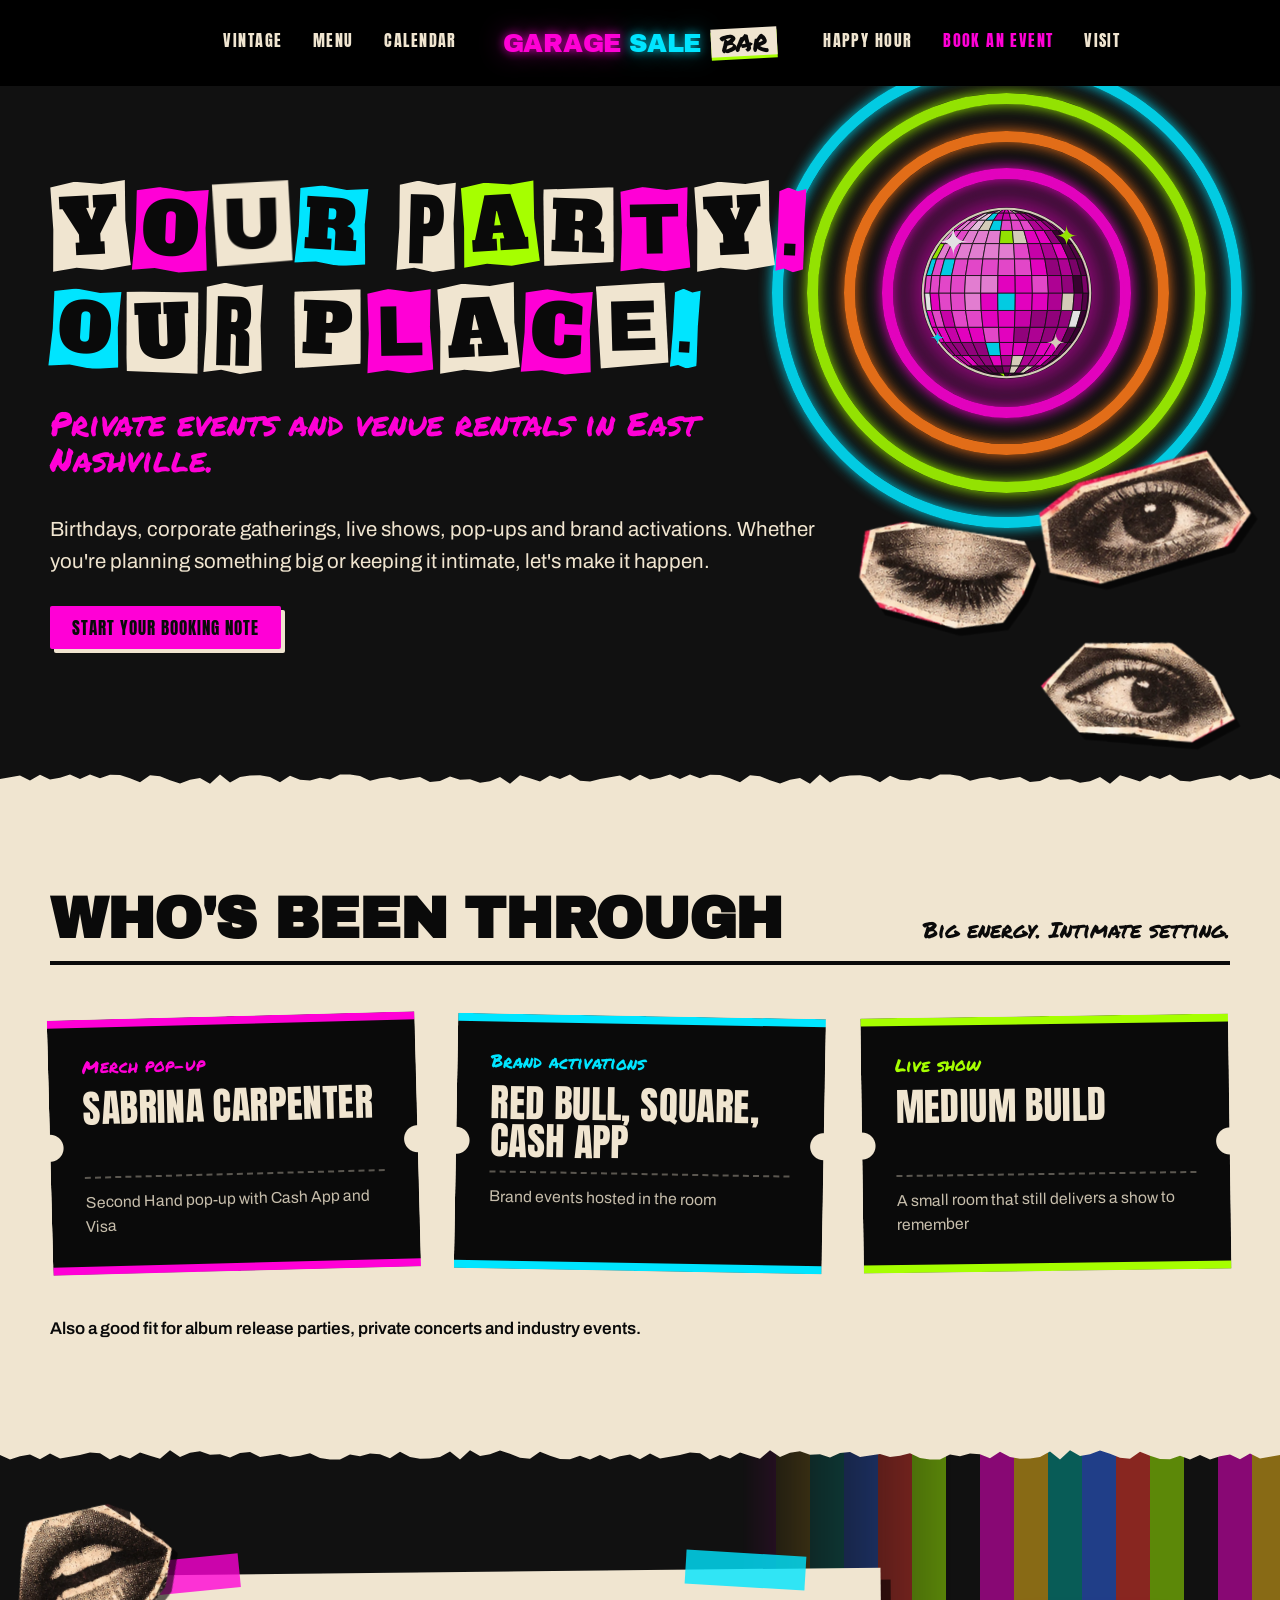
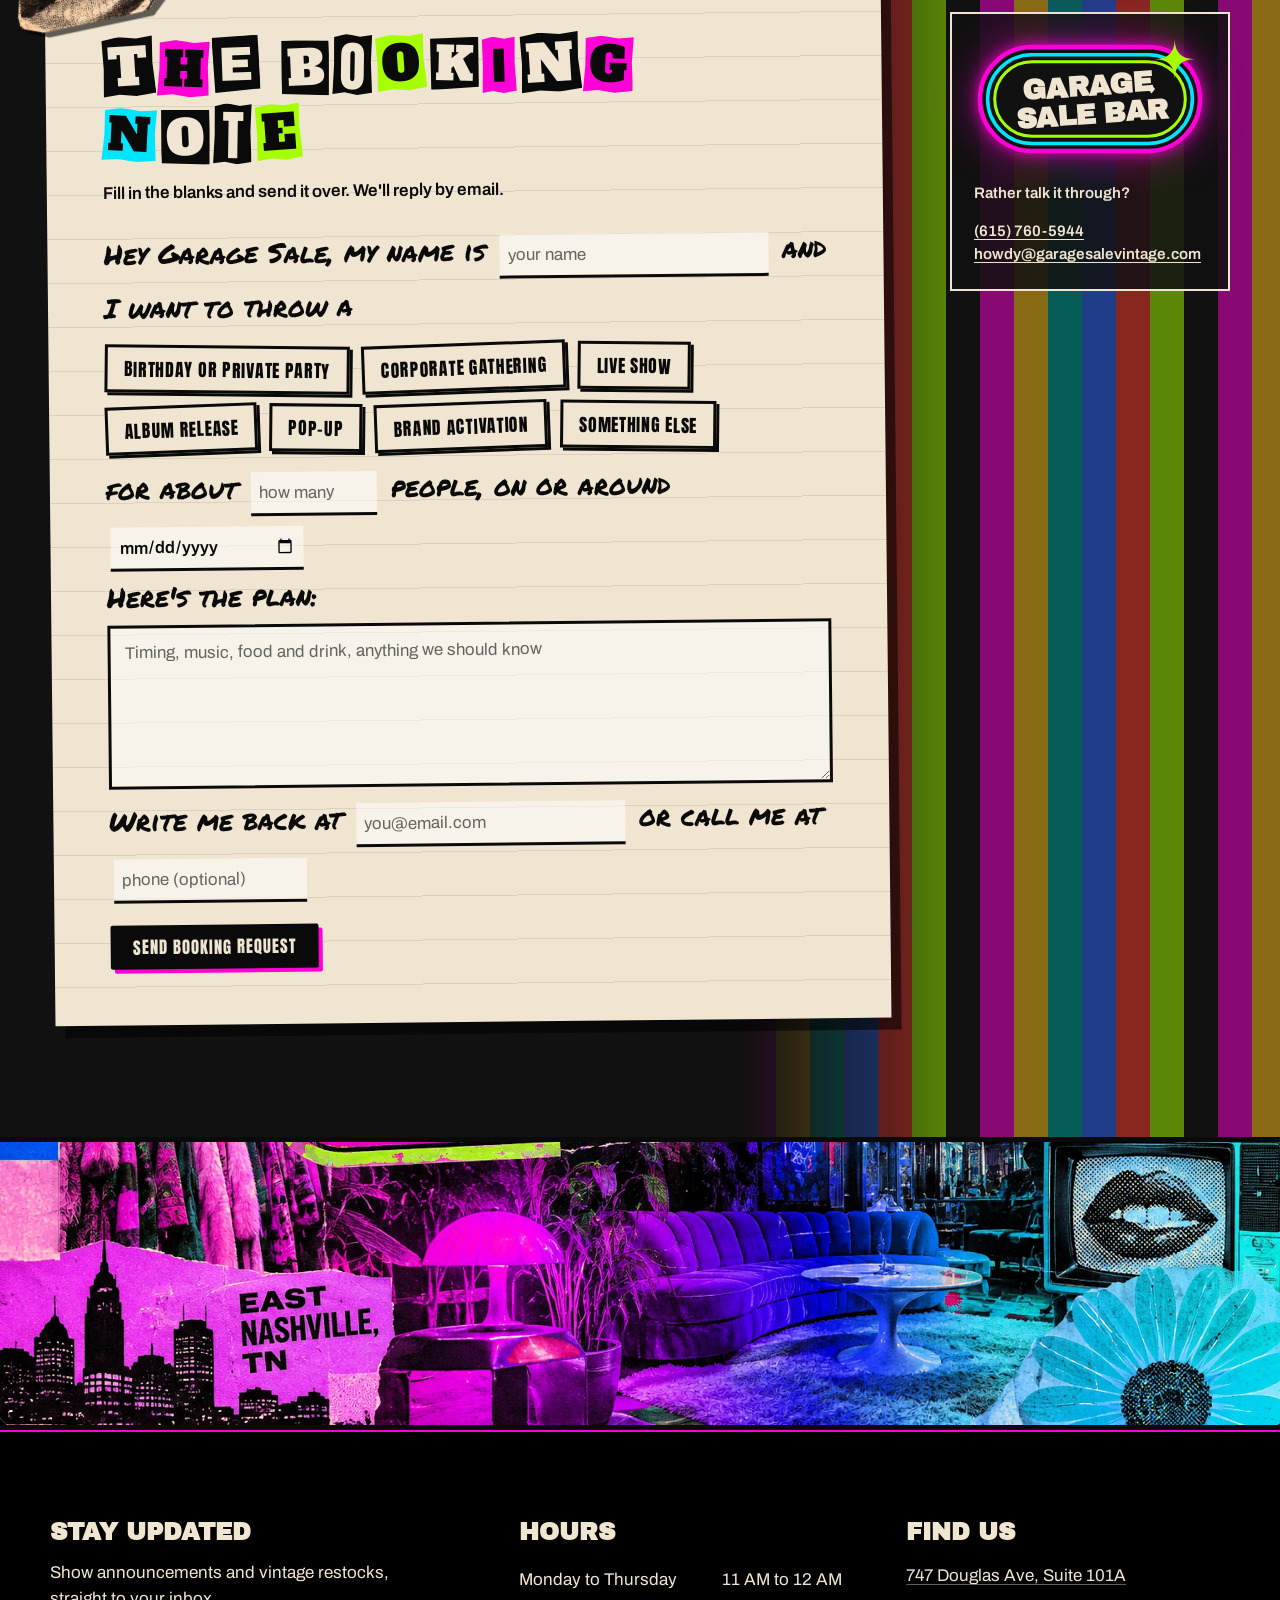
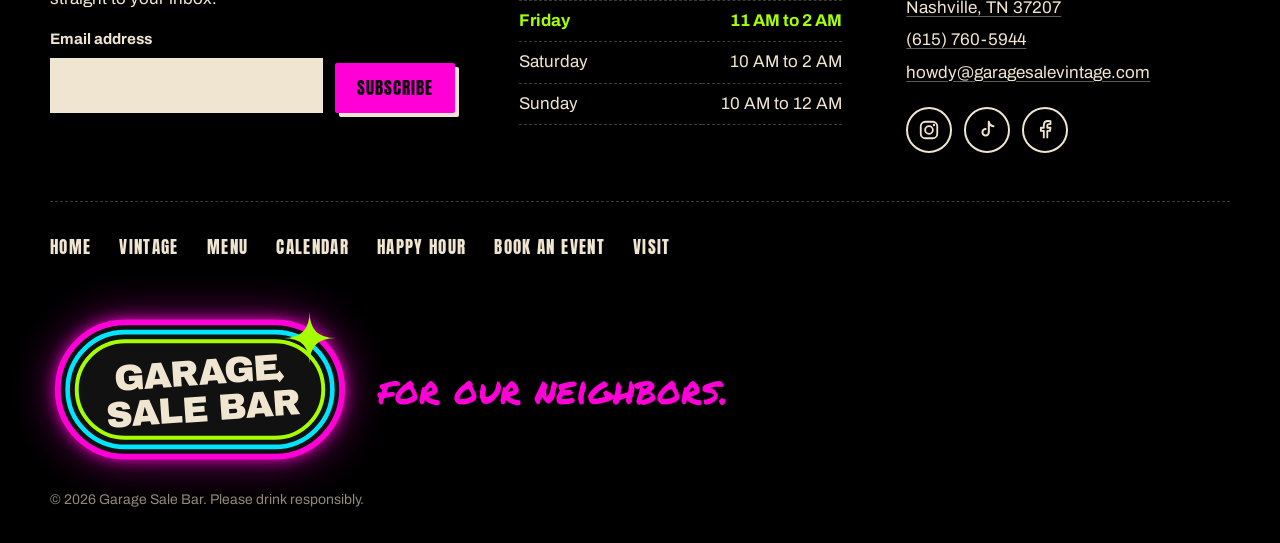
<file: book.html>
<!DOCTYPE html>
<html lang="en">
<head>
<meta charset="utf-8">
<meta name="viewport" content="width=device-width, initial-scale=1">
<title>Private Event Venue in East Nashville | Garage Sale Bar</title>
<meta name="description" content="Rent Garage Sale Bar in East Nashville for birthdays, corporate gatherings, live shows, pop-ups and brand activations. Send a booking request.">
<meta name="theme-color" content="#111111">
<meta property="og:title" content="Private Event Venue in East Nashville | Garage Sale Bar">
<meta property="og:description" content="Rent Garage Sale Bar in East Nashville for birthdays, corporate gatherings, live shows, pop-ups and brand activations. Send a booking request.">
<meta property="og:url" content="https://www.garagesalebar.com/book">
<meta property="og:site_name" content="Garage Sale Bar">
<meta name="twitter:card" content="summary_large_image">
<meta property="og:image" content="https://www.garagesalebar.com/assets/img/og-image.jpg">
<meta property="og:type" content="website">
<link rel="canonical" href="https://www.garagesalebar.com/book">
<link rel="icon" type="image/png" href="assets/img/favicon.png">
<link rel="preload" href="assets/fonts/anton-latin-400-normal.woff2" as="font" type="font/woff2" crossorigin>
<link rel="preload" href="assets/fonts/archivo-black-latin-400-normal.woff2" as="font" type="font/woff2" crossorigin>
<link rel="stylesheet" href="css/styles.css?v=17">
<script type="application/ld+json">
{
 "@context": "https://schema.org",
 "@type": "BarOrPub",
 "@id": "https://www.garagesalebar.com/#business",
 "name": "Garage Sale Bar",
 "description": "East Nashville bar and vintage shop with live music, karaoke, pool and darts. The East Nashville location of Garage Sale Vintage.",
 "url": "https://www.garagesalebar.com/",
 "image": "https://www.garagesalebar.com/assets/img/og-image.jpg",
 "telephone": "+1-615-760-5944",
 "email": "howdy@garagesalevintage.com",
 "address": {
  "@type": "PostalAddress",
  "streetAddress": "747 Douglas Ave, Suite 101A",
  "addressLocality": "Nashville",
  "addressRegion": "TN",
  "postalCode": "37207",
  "addressCountry": "US"
 },
 "openingHoursSpecification": [
  {
   "@type": "OpeningHoursSpecification",
   "dayOfWeek": [
    "Monday",
    "Tuesday",
    "Wednesday",
    "Thursday"
   ],
   "opens": "11:00",
   "closes": "00:00"
  },
  {
   "@type": "OpeningHoursSpecification",
   "dayOfWeek": "Friday",
   "opens": "11:00",
   "closes": "02:00"
  },
  {
   "@type": "OpeningHoursSpecification",
   "dayOfWeek": "Saturday",
   "opens": "10:00",
   "closes": "02:00"
  },
  {
   "@type": "OpeningHoursSpecification",
   "dayOfWeek": "Sunday",
   "opens": "10:00",
   "closes": "00:00"
  }
 ],
 "parentOrganization": {
  "@type": "Organization",
  "name": "Garage Sale Vintage"
 },
 "hasMenu": "https://www.garagesalebar.com/#menu",
 "sameAs": [
  "https://www.instagram.com/garagesalebar/",
  "https://www.tiktok.com/@garagesalebar_east",
  "https://www.facebook.com/profile.php?id=100094465976194"
 ]
}
</script>
</head>
<body>
<a class="skip" href="#main">Skip to content</a>

<header class="nav" id="top-nav">
  <nav class="nav__inner" aria-label="Main">
    <ul class="nav__links nav__links--left">
      <li><a href="vintage.html">Vintage</a></li>
      <li><a href="index.html#menu">Menu</a></li>
      <li><a href="calendar.html">Calendar</a></li>
    </ul>
    <a class="nav__brand" href="index.html" aria-label="Garage Sale Bar home">
      <span class="nav__g">Garage</span><span class="nav__s">Sale</span><em>Bar</em>
    </a>
    <ul class="nav__links nav__links--right">
      <li><a href="index.html#happy-hour">Happy Hour</a></li>
      <li><a href="book.html" aria-current="page">Book an Event</a></li>
      <li><a href="index.html#visit">Visit</a></li>
    </ul>
    <button class="nav__toggle" type="button" aria-expanded="false" aria-controls="mobile-menu">
      <span class="nav__toggle-bars" aria-hidden="true"></span>
      <span class="sr-only">Menu</span>
    </button>
  </nav>
  <div class="mobile-menu" id="mobile-menu" hidden>
    <ul>
      <li><a href="vintage.html">Vintage</a></li>
      <li><a href="index.html#menu">Menu</a></li>
      <li><a href="calendar.html">Calendar</a></li>
      <li><a href="index.html#happy-hour">Happy Hour</a></li>
      <li><a href="book.html" aria-current="page">Book an Event</a></li>
      <li><a href="index.html#visit">Visit</a></li>
    </ul>
  </div>
</header>

<main id="main">

<section class="page-hero page-hero--book" id="top">
  <div class="discoring" aria-hidden="true">
    <span class="discoring__ring discoring__ring--4"></span>
    <span class="discoring__ring discoring__ring--3"></span>
    <span class="discoring__ring discoring__ring--2"></span>
    <span class="discoring__ring discoring__ring--1"></span>
    <span class="discoring__glow"></span>
    <img class="discoring__ball" src="assets/img/disco.svg" width="400" height="400" alt="">
  </div>
  <img class="bookhero__eye bookhero__eye--1" src="assets/img/eye-1.webp" width="468" height="272" alt="">
  <img class="bookhero__eye bookhero__eye--2" src="assets/img/eye-2.webp" width="420" height="256" alt="">
  <img class="bookhero__eye bookhero__eye--3" src="assets/img/eye-3.webp" width="472" height="244" alt="">
  <div class="bookhero__inner">
    <h1 class="ransom ransom--xl" data-ransom>Your party. Our place.</h1>
    <p class="page-hero__hand bookhero__hand">Private events and venue rentals in East Nashville.</p>
    <p class="page-hero__lede">Birthdays, corporate gatherings, live shows, pop-ups and brand activations. Whether you're planning something big or keeping it intimate, let's make it happen.</p>
    <a class="btn" href="#note">Start your booking note</a>
  </div>
</section>

<section class="hosted torn torn--paper" aria-labelledby="hosted-title">
  <div class="hosted__inner">
    <header class="hosted__head">
      <h2 id="hosted-title">Who's been through</h2>
      <p>Big energy. Intimate setting.</p>
    </header>
    <ul class="stubs">
      <li class="stub stub--pink">
        <span class="stub__kind">Merch pop-up</span>
        <strong class="stub__name">Sabrina Carpenter</strong>
        <span class="stub__note">Second Hand pop-up with Cash App and Visa</span>
      </li>
      <li class="stub stub--blue">
        <span class="stub__kind">Brand activations</span>
        <strong class="stub__name">Red Bull, Square, Cash App</strong>
        <span class="stub__note">Brand events hosted in the room</span>
      </li>
      <li class="stub stub--green">
        <span class="stub__kind">Live show</span>
        <strong class="stub__name">Medium Build</strong>
        <span class="stub__note">A small room that still delivers a show to remember</span>
      </li>
    </ul>
    <p class="hosted__also">Also a good fit for album release parties, private concerts and industry events.</p>
  </div>
</section>

<section class="notewrap" id="note" aria-labelledby="note-title">
  <img class="notewrap__lips" src="assets/img/lips.webp" width="530" height="362" alt="" loading="lazy">
  <div class="notewrap__inner">
    <form class="note" name="booking-note" method="POST" data-netlify="true" netlify-honeypot="bot-field" data-ajax>
      <input type="hidden" name="form-name" value="booking-note">
      <p class="form__trap"><label>Leave this empty <input name="bot-field" tabindex="-1" autocomplete="off"></label></p>
      <h2 class="ransom note__title" id="note-title" data-ransom>The booking note</h2>
      <p class="note__hint">Fill in the blanks and send it over. We'll reply by email.</p>

      <p class="note__line">Hey Garage Sale, my name is
        <input class="blank blank--l" type="text" name="name" autocomplete="name" aria-label="Your name" placeholder="your name" required>
        and I want to throw a</p>

      <fieldset class="note__types">
        <legend class="sr-only">What kind of event is it?</legend>
          <label class="chip"><input type="radio" name="event-type" value="Birthday or private party" required><span>Birthday or private party</span></label>
          <label class="chip"><input type="radio" name="event-type" value="Corporate gathering"><span>Corporate gathering</span></label>
          <label class="chip"><input type="radio" name="event-type" value="Live show"><span>Live show</span></label>
          <label class="chip"><input type="radio" name="event-type" value="Album release"><span>Album release</span></label>
          <label class="chip"><input type="radio" name="event-type" value="Pop-up"><span>Pop-up</span></label>
          <label class="chip"><input type="radio" name="event-type" value="Brand activation"><span>Brand activation</span></label>
          <label class="chip"><input type="radio" name="event-type" value="Something else"><span>Something else</span></label>
      </fieldset>

      <p class="note__line">for about
        <input class="blank blank--s" type="number" name="guests" min="1" inputmode="numeric" aria-label="Number of guests (optional)" placeholder="how many">
        people, on or around
        <input class="blank blank--m" type="date" name="date" aria-label="Date you have in mind (optional)"></p>

      <p class="note__line"><label for="note-plan">Here's the plan:</label></p>
      <textarea class="note__plan" id="note-plan" name="message" rows="5" required placeholder="Timing, music, food and drink, anything we should know"></textarea>

      <p class="note__line">Write me back at
        <input class="blank blank--l" type="email" name="email" autocomplete="email" aria-label="Your email" placeholder="you@email.com" required>
        or call me at
        <input class="blank blank--m" type="tel" name="phone" autocomplete="tel" inputmode="tel" aria-label="Your phone number (optional)" placeholder="phone (optional)"></p>

      <div class="note__send">
        <button class="btn btn--dark" type="submit">Send booking request</button>
        <p class="form__status" role="status" aria-live="polite"></p>
      </div>
    </form>
    <aside class="notewrap__side">
      <svg class="lockup" viewBox="0 0 460 250" role="img" aria-label="Garage Sale Bar">
      <rect x="12" y="22" width="436" height="206" rx="103" fill="#111" stroke="#ff00d6" stroke-width="9"/>
      <rect x="27" y="37" width="406" height="176" rx="88" fill="none" stroke="#00e5ff" stroke-width="7"/>
      <rect x="41" y="51" width="378" height="148" rx="74" fill="none" stroke="#a6ff00" stroke-width="6"/>
      <g transform="rotate(-4 230 125)" class="lockup__text">
        <text x="226" y="118" text-anchor="middle">GARAGE</text>
        <text x="232" y="174" text-anchor="middle">SALE BAR</text>
      </g>
      <path d="M398 6 Q398 46 438 46 Q398 46 398 86 Q398 46 358 46 Q398 46 398 6Z" fill="#a6ff00"/>
      <path d="M352 96 l7 9 -7 9 -7 -9z" fill="#f0e5d0"/>
    </svg>
      <p>Rather talk it through?</p>
      <p><a href="tel:+16157605944">(615) 760-5944</a><br><a href="mailto:howdy@garagesalevintage.com">howdy@garagesalevintage.com</a></p>
    </aside>
  </div>
</section>

<div class="banner" aria-hidden="true">
  <picture>
    <source media="(max-width: 700px)" srcset="assets/img/collage-banner-neon-1200.webp">
    <img src="assets/img/collage-banner-neon.webp" width="2302" height="508" alt="" loading="lazy">
  </picture>
</div>

</main>

<!-- FOOTER -->
<footer class="footer">
  <div class="footer__grid">
    <section class="footer__col">
      <h2>Stay updated</h2>
      <p>Show announcements and vintage restocks, straight to your inbox.</p>
      <form class="form form--inline" name="newsletter" method="POST" data-netlify="true" netlify-honeypot="bot-field" data-ajax>
        <input type="hidden" name="form-name" value="newsletter">
        <p class="form__trap"><label>Leave this empty <input name="bot-field" tabindex="-1" autocomplete="off"></label></p>
        <label class="field"><span>Email address</span><input type="email" name="email" autocomplete="email" required></label>
        <button class="btn" type="submit">Subscribe</button>
        <p class="form__status" role="status" aria-live="polite"></p>
      </form>
    </section>
    <section class="footer__col">
      <h2>Hours</h2>
      <table class="hours" id="hours">
        <tbody>
          <tr data-days="1,2,3,4"><th scope="row">Monday to Thursday</th><td>11 AM to 12 AM</td></tr>
          <tr data-days="5"><th scope="row">Friday</th><td>11 AM to 2 AM</td></tr>
          <tr data-days="6"><th scope="row">Saturday</th><td>10 AM to 2 AM</td></tr>
          <tr data-days="0"><th scope="row">Sunday</th><td>10 AM to 12 AM</td></tr>
        </tbody>
      </table>
    </section>
    <section class="footer__col">
      <h2>Find us</h2>
      <address>
        <a href="https://maps.app.goo.gl/jQBhYGxGyqtPkwmn8" target="_blank" rel="noopener">747 Douglas Ave, Suite 101A<br>Nashville, TN 37207</a><br>
        <a href="tel:+16157605944">(615) 760-5944</a><br>
        <a href="mailto:howdy@garagesalevintage.com">howdy@garagesalevintage.com</a>
      </address>
      <ul class="social">
        <li><a href="https://www.instagram.com/garagesalebar/" target="_blank" rel="noopener" aria-label="Instagram"><svg viewBox="0 0 24 24" aria-hidden="true"><rect x="3" y="3" width="18" height="18" rx="5" fill="none" stroke="currentColor" stroke-width="2"/><circle cx="12" cy="12" r="4.2" fill="none" stroke="currentColor" stroke-width="2"/><circle cx="17.4" cy="6.6" r="1.3" fill="currentColor"/></svg></a></li>
        <li><a href="https://www.tiktok.com/@garagesalebar_east" target="_blank" rel="noopener" aria-label="TikTok"><svg viewBox="0 0 24 24" aria-hidden="true"><path d="M14 3v11.5a3.5 3.5 0 1 1-3.5-3.5M14 3c.4 2.6 2.2 4.4 5 4.8" fill="none" stroke="currentColor" stroke-width="2.2" stroke-linecap="round" stroke-linejoin="round"/></svg></a></li>
        <li><a href="https://www.facebook.com/profile.php?id=100094465976194" target="_blank" rel="noopener" aria-label="Facebook"><svg viewBox="0 0 24 24" aria-hidden="true"><path d="M14.5 21v-8h3l.5-3.5h-3.5V7.4c0-1 .4-1.9 2-1.9H18V2.4c-.5-.1-1.6-.2-2.7-.2-2.8 0-4.6 1.7-4.6 4.8v2.5H7.5V13h3.2v8" fill="none" stroke="currentColor" stroke-width="2" stroke-linejoin="round"/></svg></a></li>
      </ul>
    </section>
  </div>
  <nav class="footer__nav" aria-label="Footer">
    <ul>
      <li><a href="index.html">Home</a></li>
      <li><a href="vintage.html">Vintage</a></li>
      <li><a href="index.html#menu">Menu</a></li>
      <li><a href="calendar.html">Calendar</a></li>
      <li><a href="index.html#happy-hour">Happy Hour</a></li>
      <li><a href="book.html">Book an Event</a></li>
      <li><a href="index.html#visit">Visit</a></li>
    </ul>
  </nav>
  <div class="footer__brand">
    <svg class="lockup" viewBox="0 0 460 250" role="img" aria-label="Garage Sale Bar">
      <rect x="12" y="22" width="436" height="206" rx="103" fill="#111" stroke="#ff00d6" stroke-width="9"/>
      <rect x="27" y="37" width="406" height="176" rx="88" fill="none" stroke="#00e5ff" stroke-width="7"/>
      <rect x="41" y="51" width="378" height="148" rx="74" fill="none" stroke="#a6ff00" stroke-width="6"/>
      <g transform="rotate(-4 230 125)" class="lockup__text">
        <text x="226" y="118" text-anchor="middle">GARAGE</text>
        <text x="232" y="174" text-anchor="middle">SALE BAR</text>
      </g>
      <path d="M398 6 Q398 46 438 46 Q398 46 398 86 Q398 46 358 46 Q398 46 398 6Z" fill="#a6ff00"/>
      <path d="M352 96 l7 9 -7 9 -7 -9z" fill="#f0e5d0"/>
    </svg>
    <p class="footer__sign"><em>for our neighbors.</em></p>
  </div>
  <p class="footer__legal">© <span id="year">2026</span> Garage Sale Bar. Please drink responsibly.</p>
</footer>

<a class="to-top" href="#top" aria-label="Back to top"><svg viewBox="0 0 24 24" aria-hidden="true"><path d="M5 15l7-7 7 7" fill="none" stroke="currentColor" stroke-width="3" stroke-linecap="round" stroke-linejoin="round"/></svg></a>

<script src="js/events-data.js?v=17" defer></script>
<script src="js/main.js?v=17" defer></script>
</body>
</html>
</file>
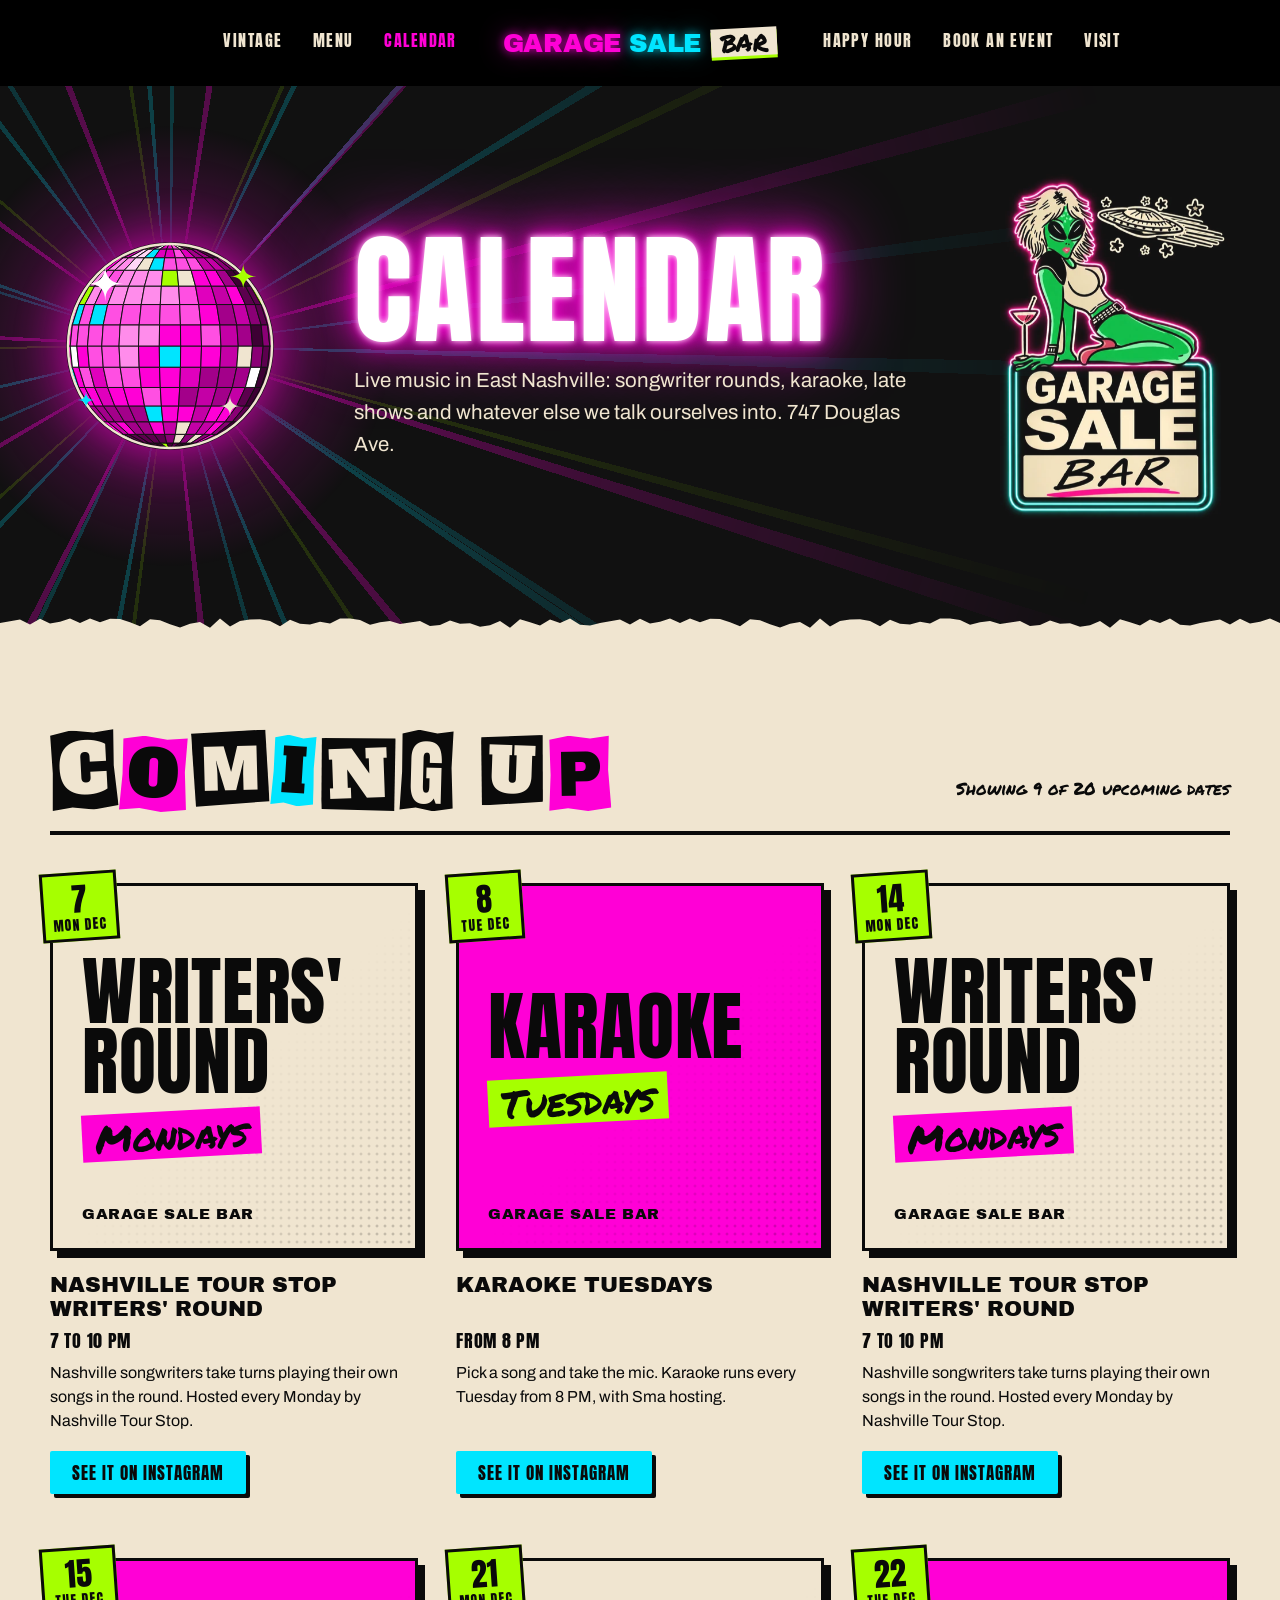
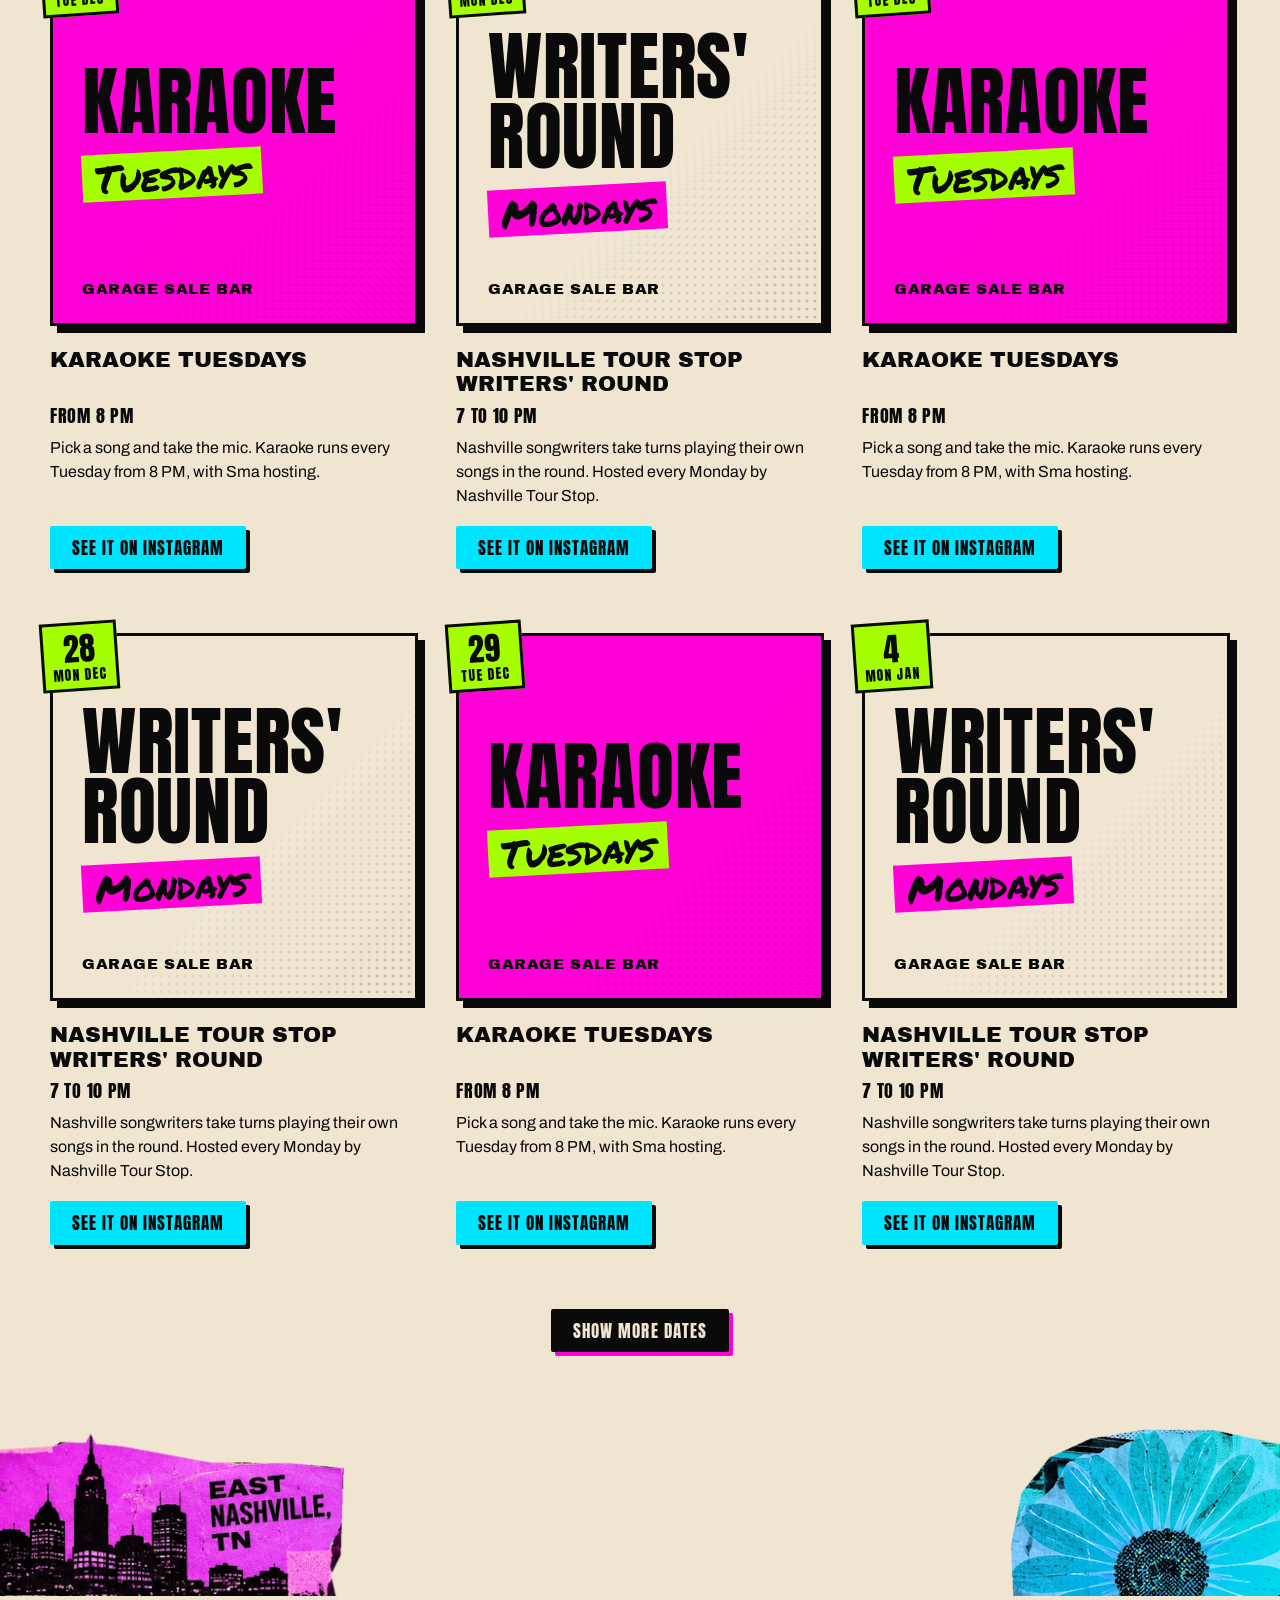
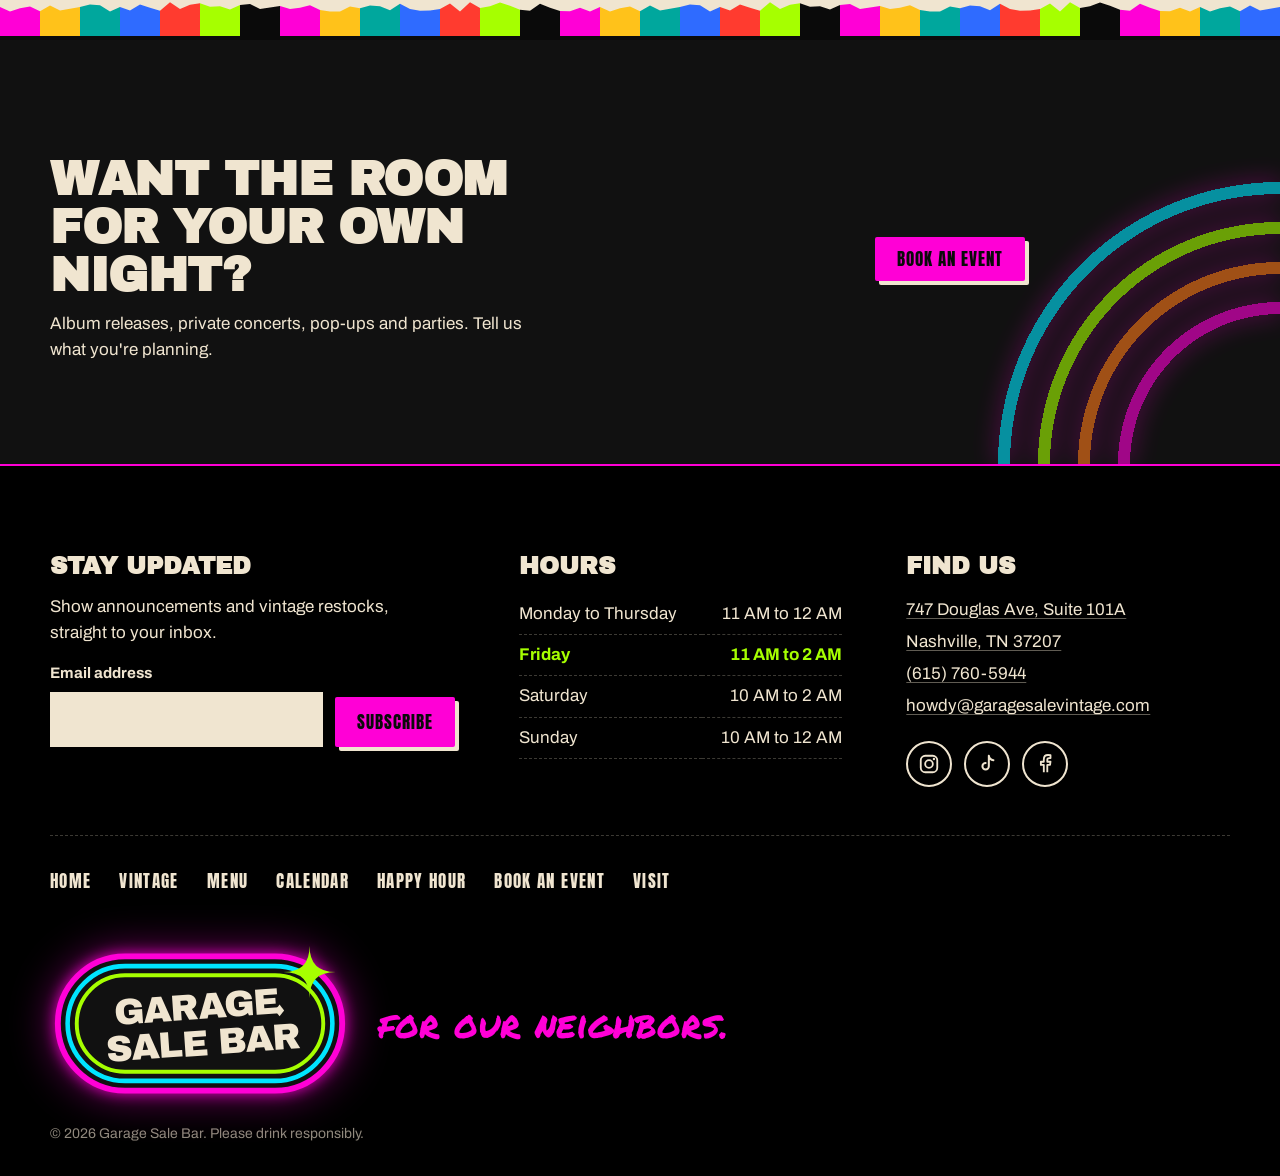
<file: calendar.html>
<!DOCTYPE html>
<html lang="en">
<head>
<meta charset="utf-8">
<meta name="viewport" content="width=device-width, initial-scale=1">
<title>Live Music &amp; Karaoke Calendar | Garage Sale Bar, Nashville</title>
<meta name="description" content="Live music, writers&#x27; rounds, karaoke and late shows at Garage Sale Bar in East Nashville. See upcoming dates, times, prices and ticket links.">
<meta name="theme-color" content="#111111">
<meta property="og:title" content="Live Music &amp; Karaoke Calendar | Garage Sale Bar, Nashville">
<meta property="og:description" content="Live music, writers&#x27; rounds, karaoke and late shows at Garage Sale Bar in East Nashville. See upcoming dates, times, prices and ticket links.">
<meta property="og:url" content="https://www.garagesalebar.com/calendar">
<meta property="og:site_name" content="Garage Sale Bar">
<meta name="twitter:card" content="summary_large_image">
<meta property="og:image" content="https://www.garagesalebar.com/assets/img/og-image.jpg">
<meta property="og:type" content="website">
<link rel="canonical" href="https://www.garagesalebar.com/calendar">
<link rel="icon" type="image/png" href="assets/img/favicon.png">
<link rel="preload" href="assets/fonts/anton-latin-400-normal.woff2" as="font" type="font/woff2" crossorigin>
<link rel="preload" href="assets/fonts/archivo-black-latin-400-normal.woff2" as="font" type="font/woff2" crossorigin>
<link rel="stylesheet" href="css/styles.css?v=17">
<script type="application/ld+json">
{
 "@context": "https://schema.org",
 "@type": "BarOrPub",
 "@id": "https://www.garagesalebar.com/#business",
 "name": "Garage Sale Bar",
 "description": "East Nashville bar and vintage shop with live music, karaoke, pool and darts. The East Nashville location of Garage Sale Vintage.",
 "url": "https://www.garagesalebar.com/",
 "image": "https://www.garagesalebar.com/assets/img/og-image.jpg",
 "telephone": "+1-615-760-5944",
 "email": "howdy@garagesalevintage.com",
 "address": {
  "@type": "PostalAddress",
  "streetAddress": "747 Douglas Ave, Suite 101A",
  "addressLocality": "Nashville",
  "addressRegion": "TN",
  "postalCode": "37207",
  "addressCountry": "US"
 },
 "openingHoursSpecification": [
  {
   "@type": "OpeningHoursSpecification",
   "dayOfWeek": [
    "Monday",
    "Tuesday",
    "Wednesday",
    "Thursday"
   ],
   "opens": "11:00",
   "closes": "00:00"
  },
  {
   "@type": "OpeningHoursSpecification",
   "dayOfWeek": "Friday",
   "opens": "11:00",
   "closes": "02:00"
  },
  {
   "@type": "OpeningHoursSpecification",
   "dayOfWeek": "Saturday",
   "opens": "10:00",
   "closes": "02:00"
  },
  {
   "@type": "OpeningHoursSpecification",
   "dayOfWeek": "Sunday",
   "opens": "10:00",
   "closes": "00:00"
  }
 ],
 "parentOrganization": {
  "@type": "Organization",
  "name": "Garage Sale Vintage"
 },
 "hasMenu": "https://www.garagesalebar.com/#menu",
 "sameAs": [
  "https://www.instagram.com/garagesalebar/",
  "https://www.tiktok.com/@garagesalebar_east",
  "https://www.facebook.com/profile.php?id=100094465976194"
 ]
}
</script>
<!-- EVENTS-DATA:START -->
<script type="application/ld+json">
{
 "@context": "https://schema.org",
 "@graph": [
  {
   "@type": "Event",
   "name": "Ross Livermore",
   "description": "Nashville singer-songwriter Ross Livermore plays soul-leaning rock and R&B, sung in a powerful tenor. Originally from Peabody, Massachusetts, he has been based in Nashville for years. Tickets are $10 at the door.",
   "startDate": "2026-11-20T21:30",
   "eventStatus": "https://schema.org/EventScheduled",
   "eventAttendanceMode": "https://schema.org/OfflineEventAttendanceMode",
   "location": {
    "@type": "BarOrPub",
    "@id": "https://www.garagesalebar.com/#business",
    "name": "Garage Sale Bar",
    "address": {
     "@type": "PostalAddress",
     "streetAddress": "747 Douglas Ave, Suite 101A",
     "addressLocality": "Nashville",
     "addressRegion": "TN",
     "postalCode": "37207",
     "addressCountry": "US"
    }
   },
   "organizer": {
    "@id": "https://www.garagesalebar.com/#business"
   },
   "url": "https://www.garagesalebar.com/calendar",
   "image": "https://www.garagesalebar.com/assets/img/events/ross-livermore.jpg",
   "performer": {
    "@type": "MusicGroup",
    "name": "Ross Livermore"
   },
   "offers": {
    "@type": "Offer",
    "price": "10",
    "priceCurrency": "USD",
    "availability": "https://schema.org/InStock",
    "url": "https://www.garagesalebar.com/calendar"
   }
  },
  {
   "@type": "Event",
   "name": "Nashville Tour Stop Writers' Round",
   "description": "Nashville songwriters take turns playing their own songs in the round. Hosted every Monday by Nashville Tour Stop.",
   "startDate": "2026-11-16T19:00",
   "eventStatus": "https://schema.org/EventScheduled",
   "eventAttendanceMode": "https://schema.org/OfflineEventAttendanceMode",
   "location": {
    "@type": "BarOrPub",
    "@id": "https://www.garagesalebar.com/#business",
    "name": "Garage Sale Bar",
    "address": {
     "@type": "PostalAddress",
     "streetAddress": "747 Douglas Ave, Suite 101A",
     "addressLocality": "Nashville",
     "addressRegion": "TN",
     "postalCode": "37207",
     "addressCountry": "US"
    }
   },
   "organizer": {
    "@id": "https://www.garagesalebar.com/#business"
   },
   "url": "https://www.garagesalebar.com/calendar",
   "eventSchedule": {
    "@type": "Schedule",
    "byDay": "https://schema.org/Monday",
    "repeatFrequency": "P1W",
    "scheduleTimezone": "America/Chicago",
    "startTime": "19:00",
    "endTime": "22:00"
   }
  },
  {
   "@type": "Event",
   "name": "Karaoke Tuesdays",
   "description": "Pick a song and take the mic. Karaoke runs every Tuesday from 8 PM, with Sma hosting.",
   "startDate": "2026-11-17T20:00",
   "eventStatus": "https://schema.org/EventScheduled",
   "eventAttendanceMode": "https://schema.org/OfflineEventAttendanceMode",
   "location": {
    "@type": "BarOrPub",
    "@id": "https://www.garagesalebar.com/#business",
    "name": "Garage Sale Bar",
    "address": {
     "@type": "PostalAddress",
     "streetAddress": "747 Douglas Ave, Suite 101A",
     "addressLocality": "Nashville",
     "addressRegion": "TN",
     "postalCode": "37207",
     "addressCountry": "US"
    }
   },
   "organizer": {
    "@id": "https://www.garagesalebar.com/#business"
   },
   "url": "https://www.garagesalebar.com/calendar",
   "eventSchedule": {
    "@type": "Schedule",
    "byDay": "https://schema.org/Tuesday",
    "repeatFrequency": "P1W",
    "scheduleTimezone": "America/Chicago",
    "startTime": "20:00"
   }
  }
 ]
}
</script>
<!-- EVENTS-DATA:END -->
</head>
<body>
<a class="skip" href="#main">Skip to content</a>

<header class="nav" id="top-nav">
  <nav class="nav__inner" aria-label="Main">
    <ul class="nav__links nav__links--left">
      <li><a href="vintage.html">Vintage</a></li>
      <li><a href="index.html#menu">Menu</a></li>
      <li><a href="calendar.html" aria-current="page">Calendar</a></li>
    </ul>
    <a class="nav__brand" href="index.html" aria-label="Garage Sale Bar home">
      <span class="nav__g">Garage</span><span class="nav__s">Sale</span><em>Bar</em>
    </a>
    <ul class="nav__links nav__links--right">
      <li><a href="index.html#happy-hour">Happy Hour</a></li>
      <li><a href="book.html">Book an Event</a></li>
      <li><a href="index.html#visit">Visit</a></li>
    </ul>
    <button class="nav__toggle" type="button" aria-expanded="false" aria-controls="mobile-menu">
      <span class="nav__toggle-bars" aria-hidden="true"></span>
      <span class="sr-only">Menu</span>
    </button>
  </nav>
  <div class="mobile-menu" id="mobile-menu" hidden>
    <ul>
      <li><a href="vintage.html">Vintage</a></li>
      <li><a href="index.html#menu">Menu</a></li>
      <li><a href="calendar.html" aria-current="page">Calendar</a></li>
      <li><a href="index.html#happy-hour">Happy Hour</a></li>
      <li><a href="book.html">Book an Event</a></li>
      <li><a href="index.html#visit">Visit</a></li>
    </ul>
  </div>
</header>

<main id="main">

<section class="page-hero page-hero--events" id="top">
  <div class="page-hero__bg" aria-hidden="true"></div>
  <div class="page-hero__inner">
    <div class="discoball" aria-hidden="true">
      <span class="discoball__beams"></span>
      <span class="discoball__beams discoball__beams--b"></span>
      <span class="discoball__glow"></span>
      <span class="discoball__sway"><img class="page-hero__art" src="assets/img/disco.svg" width="400" height="400" alt=""></span>
    </div>
    <div>
      <h1 class="neon neon--pink">Calendar<span class="sr-only">: live music and events at Garage Sale Bar, East Nashville</span></h1>
      <p class="page-hero__lede">Live music in East Nashville: songwriter rounds, karaoke, late shows and whatever else we talk ourselves into. 747 Douglas Ave.</p>
    </div>
    <img class="page-hero__logo" src="assets/img/gsb-logo-neon-600.webp" width="400" height="600" alt="Garage Sale Bar neon logo">
  </div>
</section>

<section class="listing torn torn--paper" aria-labelledby="listing-title">
  <img class="deco deco--skyline-bl" src="assets/img/cut-skyline.webp" width="712" height="336" alt="" loading="lazy">
  <img class="deco deco--flower-br" src="assets/img/cut-flower.webp" width="464" height="290" alt="" loading="lazy">
  <div class="listing__inner">
    <header class="listing__head">
      <h2 id="listing-title" class="ransom" data-ransom>Coming up</h2>
      <p id="events-count" aria-live="polite"></p>
    </header>
    <ul class="ecards" id="events-grid">
      <!-- EVENTS:START -->
      <li class="ecard"><div class="ecard__thumb"><div class="pthumb"><div class="pthumb__ht"><img src="assets/img/events/ross-livermore.jpg" alt="Ross Livermore" loading="lazy"></div><div class="pthumb__wash" aria-hidden="true"></div><div class="pthumb__shade" aria-hidden="true"></div><div class="pthumb__frame" aria-hidden="true"></div><div class="pthumb__caption" aria-hidden="true"><span class="pthumb__tag">Live show</span><span class="pthumb__name">Ross Livermore</span></div></div><div class="ecard__date"><b>20</b><span>Fri Nov</span></div></div><h3 class="ecard__title">Ross Livermore</h3><p class="ecard__meta">9:30 PM to 12 AM, $10 at the door</p><div class="ecard__descwrap"><p class="ecard__desc">Nashville singer-songwriter Ross Livermore plays soul-leaning rock and R&amp;B, sung in a powerful tenor. Originally from Peabody, Massachusetts, he has been based in Nashville for years. Tickets are $10 at the door.</p></div><a class="btn ecard__btn btn--blue" href="https://www.instagram.com/rosslivermore" target="_blank" rel="noopener">Ross on Instagram</a></li>
      <li class="ecard"><div class="ecard__thumb"><div class="flyer flyer--paper" aria-hidden="true"><span class="flyer__big">Writers' Round</span><span class="flyer__hand">Mondays</span><span class="flyer__venue">Garage Sale Bar</span></div><div class="ecard__date"><b>Mon</b><span>Weekly</span></div></div><h3 class="ecard__title">Nashville Tour Stop Writers' Round</h3><p class="ecard__meta">7 to 10 PM</p><div class="ecard__descwrap"><p class="ecard__desc">Nashville songwriters take turns playing their own songs in the round. Hosted every Monday by Nashville Tour Stop.</p></div><a class="btn ecard__btn btn--blue" href="https://www.instagram.com/garagesalebar/" target="_blank" rel="noopener">See it on Instagram</a></li>
      <li class="ecard"><div class="ecard__thumb"><div class="flyer flyer--pink" aria-hidden="true"><span class="flyer__big">Karaoke</span><span class="flyer__hand">Tuesdays</span><span class="flyer__venue">Garage Sale Bar</span></div><div class="ecard__date"><b>Tue</b><span>Weekly</span></div></div><h3 class="ecard__title">Karaoke Tuesdays</h3><p class="ecard__meta">From 8 PM</p><div class="ecard__descwrap"><p class="ecard__desc">Pick a song and take the mic. Karaoke runs every Tuesday from 8 PM, with Sma hosting.</p></div><a class="btn ecard__btn btn--blue" href="https://www.instagram.com/garagesalebar/" target="_blank" rel="noopener">See it on Instagram</a></li>
      <!-- EVENTS:END -->
    </ul>
    <div class="listing__more">
      <button class="btn btn--dark" type="button" id="events-more" hidden>Show more dates</button>
    </div>
  </div>
</section>

<div class="stripes" aria-hidden="true"></div>

<section class="cta cta--rings">
  <div class="cta__inner">
    <div>
      <h2>Want the room for your own night?</h2>
      <p>Album releases, private concerts, pop-ups and parties. Tell us what you're planning.</p>
    </div>
    <a class="btn" href="book.html">Book an event</a>
  </div>
</section>

</main>

<!-- FOOTER -->
<footer class="footer">
  <div class="footer__grid">
    <section class="footer__col">
      <h2>Stay updated</h2>
      <p>Show announcements and vintage restocks, straight to your inbox.</p>
      <form class="form form--inline" name="newsletter" method="POST" data-netlify="true" netlify-honeypot="bot-field" data-ajax>
        <input type="hidden" name="form-name" value="newsletter">
        <p class="form__trap"><label>Leave this empty <input name="bot-field" tabindex="-1" autocomplete="off"></label></p>
        <label class="field"><span>Email address</span><input type="email" name="email" autocomplete="email" required></label>
        <button class="btn" type="submit">Subscribe</button>
        <p class="form__status" role="status" aria-live="polite"></p>
      </form>
    </section>
    <section class="footer__col">
      <h2>Hours</h2>
      <table class="hours" id="hours">
        <tbody>
          <tr data-days="1,2,3,4"><th scope="row">Monday to Thursday</th><td>11 AM to 12 AM</td></tr>
          <tr data-days="5"><th scope="row">Friday</th><td>11 AM to 2 AM</td></tr>
          <tr data-days="6"><th scope="row">Saturday</th><td>10 AM to 2 AM</td></tr>
          <tr data-days="0"><th scope="row">Sunday</th><td>10 AM to 12 AM</td></tr>
        </tbody>
      </table>
    </section>
    <section class="footer__col">
      <h2>Find us</h2>
      <address>
        <a href="https://maps.app.goo.gl/jQBhYGxGyqtPkwmn8" target="_blank" rel="noopener">747 Douglas Ave, Suite 101A<br>Nashville, TN 37207</a><br>
        <a href="tel:+16157605944">(615) 760-5944</a><br>
        <a href="mailto:howdy@garagesalevintage.com">howdy@garagesalevintage.com</a>
      </address>
      <ul class="social">
        <li><a href="https://www.instagram.com/garagesalebar/" target="_blank" rel="noopener" aria-label="Instagram"><svg viewBox="0 0 24 24" aria-hidden="true"><rect x="3" y="3" width="18" height="18" rx="5" fill="none" stroke="currentColor" stroke-width="2"/><circle cx="12" cy="12" r="4.2" fill="none" stroke="currentColor" stroke-width="2"/><circle cx="17.4" cy="6.6" r="1.3" fill="currentColor"/></svg></a></li>
        <li><a href="https://www.tiktok.com/@garagesalebar_east" target="_blank" rel="noopener" aria-label="TikTok"><svg viewBox="0 0 24 24" aria-hidden="true"><path d="M14 3v11.5a3.5 3.5 0 1 1-3.5-3.5M14 3c.4 2.6 2.2 4.4 5 4.8" fill="none" stroke="currentColor" stroke-width="2.2" stroke-linecap="round" stroke-linejoin="round"/></svg></a></li>
        <li><a href="https://www.facebook.com/profile.php?id=100094465976194" target="_blank" rel="noopener" aria-label="Facebook"><svg viewBox="0 0 24 24" aria-hidden="true"><path d="M14.5 21v-8h3l.5-3.5h-3.5V7.4c0-1 .4-1.9 2-1.9H18V2.4c-.5-.1-1.6-.2-2.7-.2-2.8 0-4.6 1.7-4.6 4.8v2.5H7.5V13h3.2v8" fill="none" stroke="currentColor" stroke-width="2" stroke-linejoin="round"/></svg></a></li>
      </ul>
    </section>
  </div>
  <nav class="footer__nav" aria-label="Footer">
    <ul>
      <li><a href="index.html">Home</a></li>
      <li><a href="vintage.html">Vintage</a></li>
      <li><a href="index.html#menu">Menu</a></li>
      <li><a href="calendar.html">Calendar</a></li>
      <li><a href="index.html#happy-hour">Happy Hour</a></li>
      <li><a href="book.html">Book an Event</a></li>
      <li><a href="index.html#visit">Visit</a></li>
    </ul>
  </nav>
  <div class="footer__brand">
    <svg class="lockup" viewBox="0 0 460 250" role="img" aria-label="Garage Sale Bar">
      <rect x="12" y="22" width="436" height="206" rx="103" fill="#111" stroke="#ff00d6" stroke-width="9"/>
      <rect x="27" y="37" width="406" height="176" rx="88" fill="none" stroke="#00e5ff" stroke-width="7"/>
      <rect x="41" y="51" width="378" height="148" rx="74" fill="none" stroke="#a6ff00" stroke-width="6"/>
      <g transform="rotate(-4 230 125)" class="lockup__text">
        <text x="226" y="118" text-anchor="middle">GARAGE</text>
        <text x="232" y="174" text-anchor="middle">SALE BAR</text>
      </g>
      <path d="M398 6 Q398 46 438 46 Q398 46 398 86 Q398 46 358 46 Q398 46 398 6Z" fill="#a6ff00"/>
      <path d="M352 96 l7 9 -7 9 -7 -9z" fill="#f0e5d0"/>
    </svg>
    <p class="footer__sign"><em>for our neighbors.</em></p>
  </div>
  <p class="footer__legal">© <span id="year">2026</span> Garage Sale Bar. Please drink responsibly.</p>
</footer>

<a class="to-top" href="#top" aria-label="Back to top"><svg viewBox="0 0 24 24" aria-hidden="true"><path d="M5 15l7-7 7 7" fill="none" stroke="currentColor" stroke-width="3" stroke-linecap="round" stroke-linejoin="round"/></svg></a>

<script src="js/events-data.js?v=17" defer></script>
<script src="js/main.js?v=17" defer></script>
<script src="js/events.js?v=17" defer></script>
</body>
</html>
</file>
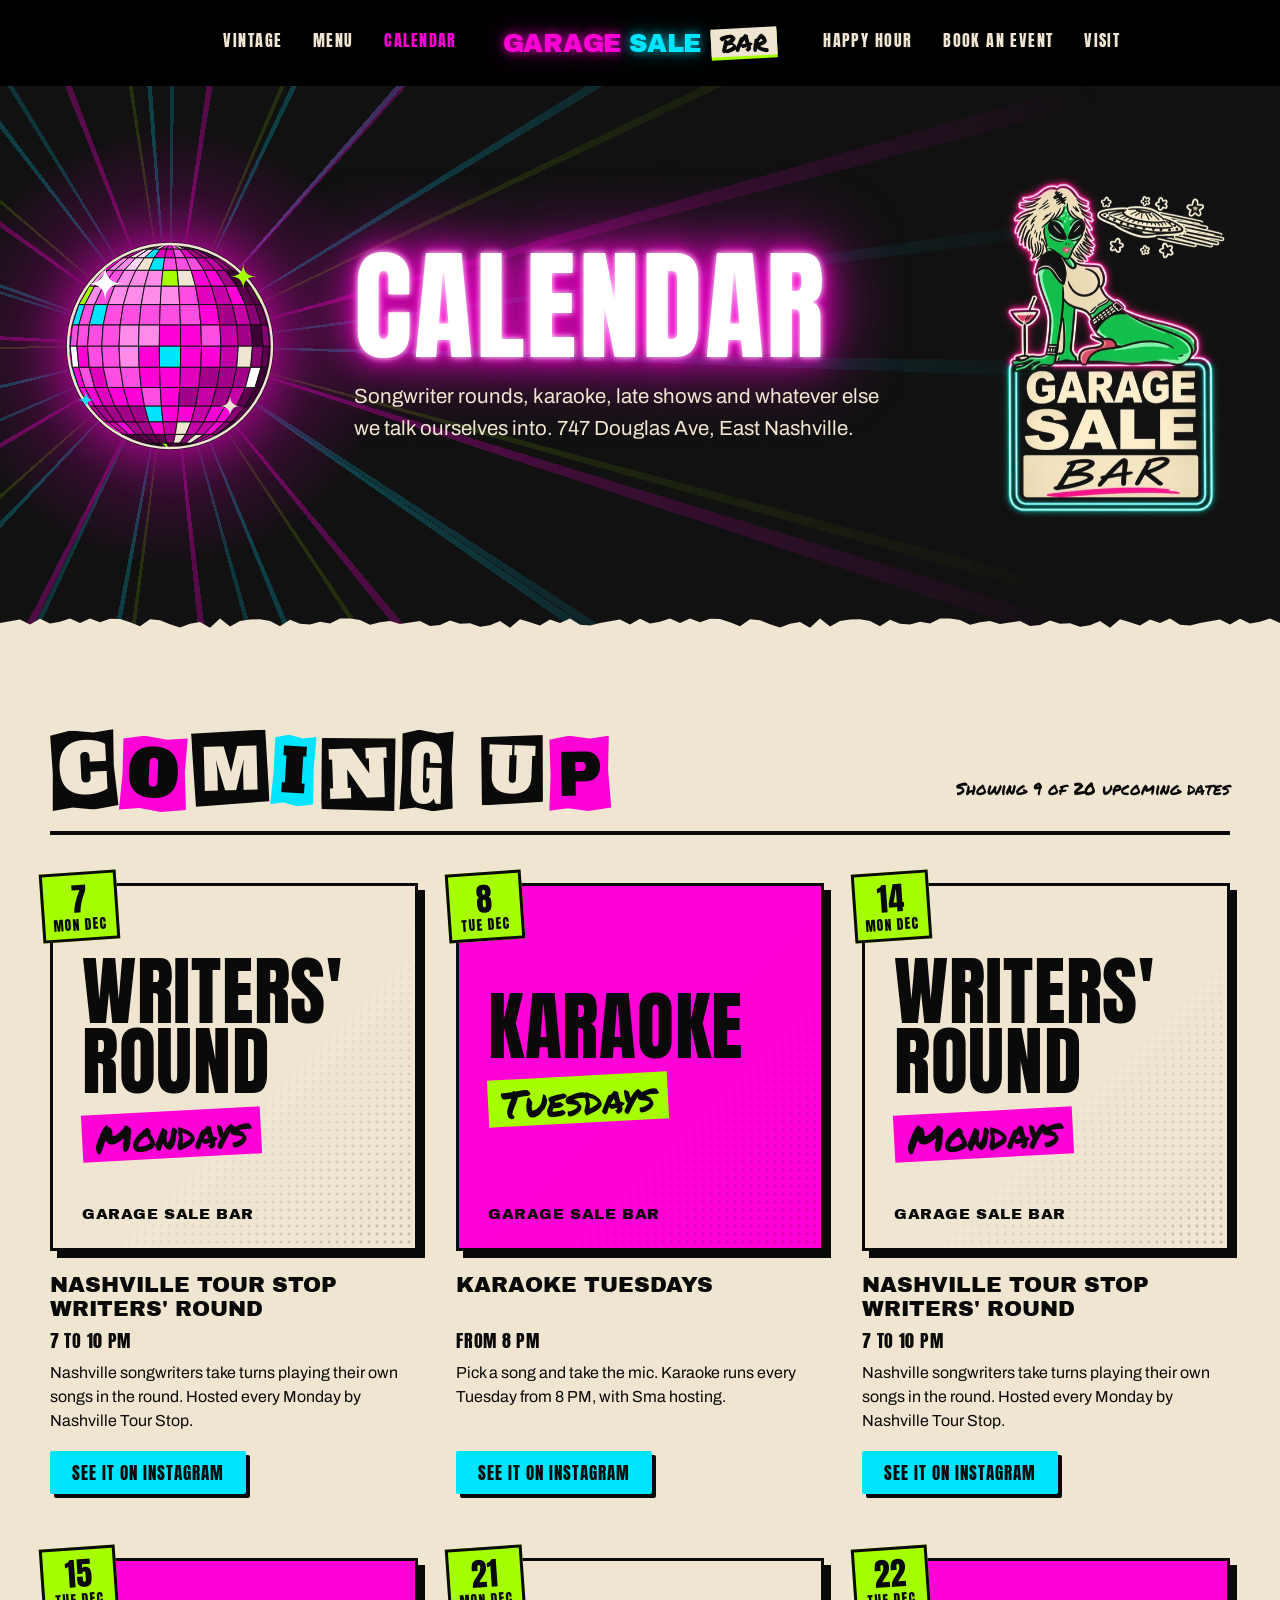
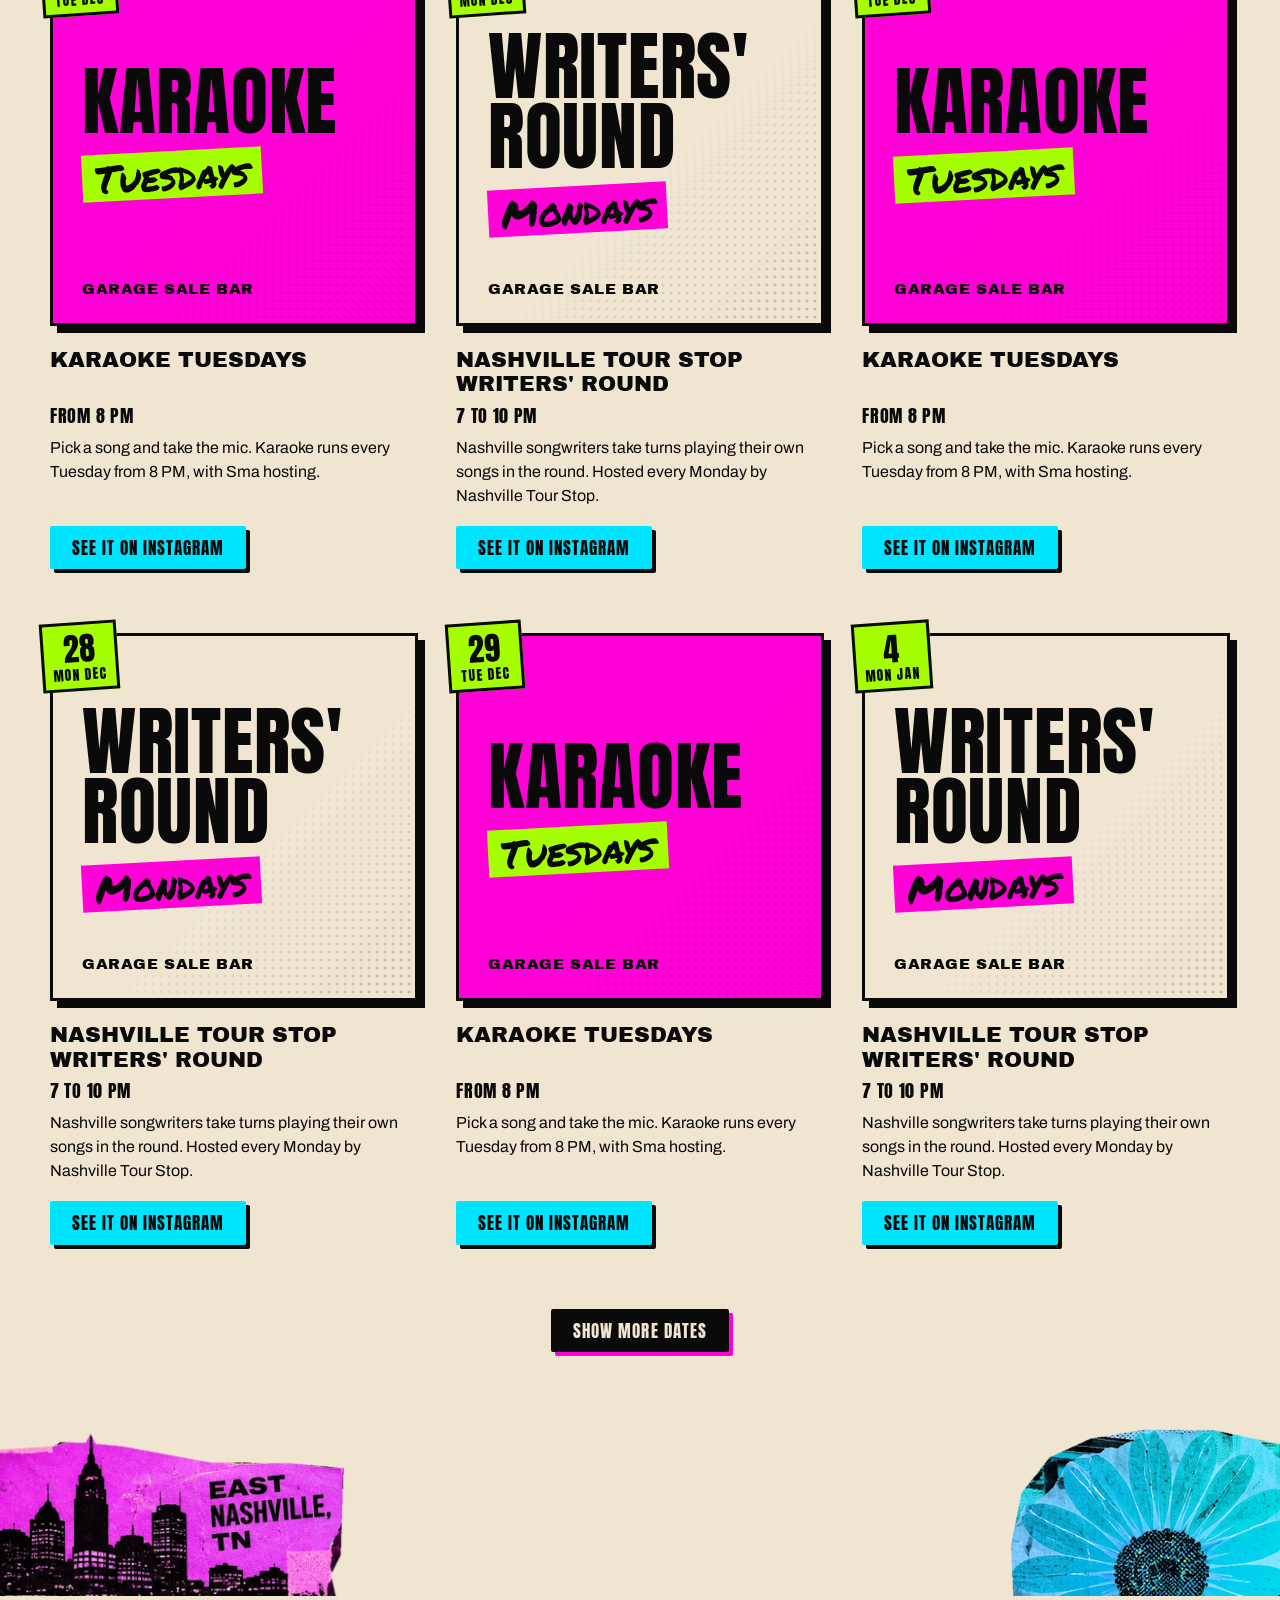
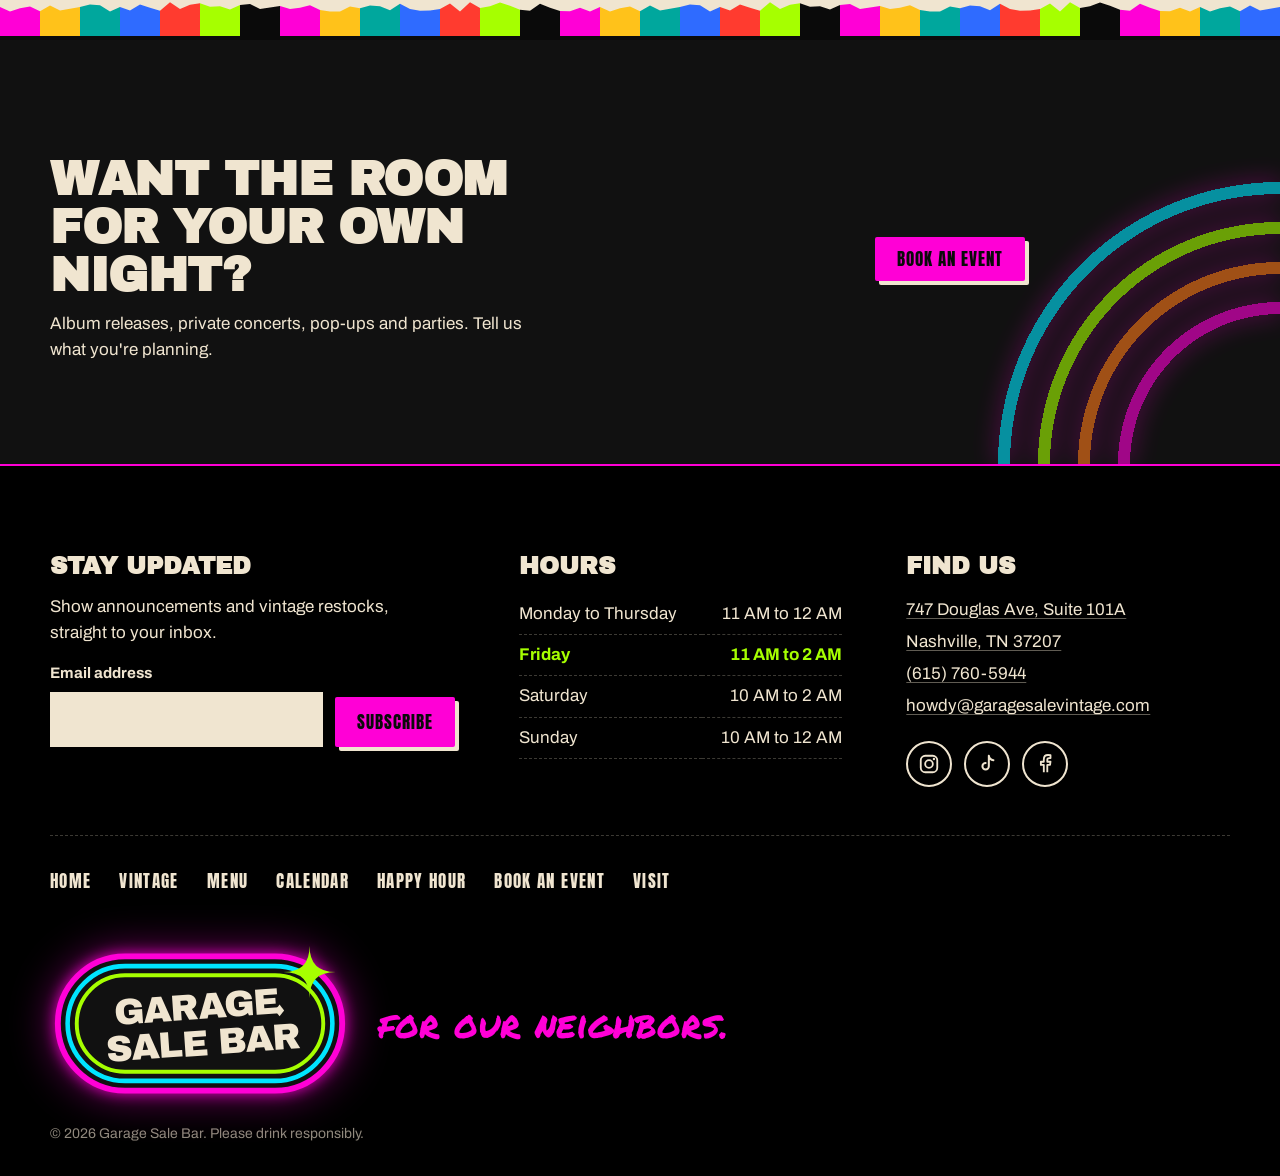
<file: events.html>
<!DOCTYPE html>
<html lang="en">
<head>
<meta charset="utf-8">
<meta name="viewport" content="width=device-width, initial-scale=1">
<title>Events | Live Music, Karaoke &amp; Shows at Garage Sale Bar, East Nashville</title>
<meta name="description" content="Upcoming events at Garage Sale Bar in East Nashville: songwriter rounds, karaoke, late shows and special events, with ticket links.">
<meta name="theme-color" content="#111111">
<meta property="og:title" content="Events at Garage Sale Bar">
<meta property="og:description" content="East Nashville vintage shop and bar. Live music, karaoke, pool, darts, cocktails and happy hour.">
<meta property="og:image" content="assets/img/og-image.jpg">
<meta property="og:type" content="website">
<link rel="icon" type="image/png" href="assets/img/favicon.png">
<link rel="preload" href="assets/fonts/anton-latin-400-normal.woff2" as="font" type="font/woff2" crossorigin>
<link rel="preload" href="assets/fonts/archivo-black-latin-400-normal.woff2" as="font" type="font/woff2" crossorigin>
<link rel="stylesheet" href="css/styles.css?v=16">
</head>
<body>
<a class="skip" href="#main">Skip to content</a>

<header class="nav" id="top-nav">
  <nav class="nav__inner" aria-label="Main">
    <ul class="nav__links nav__links--left">
      <li><a href="vintage.html">Vintage</a></li>
      <li><a href="index.html#menu">Menu</a></li>
      <li><a href="events.html" aria-current="page">Calendar</a></li>
    </ul>
    <a class="nav__brand" href="index.html" aria-label="Garage Sale Bar home">
      <span class="nav__g">Garage</span><span class="nav__s">Sale</span><em>Bar</em>
    </a>
    <ul class="nav__links nav__links--right">
      <li><a href="index.html#happy-hour">Happy Hour</a></li>
      <li><a href="book.html">Book an Event</a></li>
      <li><a href="index.html#visit">Visit</a></li>
    </ul>
    <button class="nav__toggle" type="button" aria-expanded="false" aria-controls="mobile-menu">
      <span class="nav__toggle-bars" aria-hidden="true"></span>
      <span class="sr-only">Menu</span>
    </button>
  </nav>
  <div class="mobile-menu" id="mobile-menu" hidden>
    <ul>
      <li><a href="vintage.html">Vintage</a></li>
      <li><a href="index.html#menu">Menu</a></li>
      <li><a href="events.html" aria-current="page">Calendar</a></li>
      <li><a href="index.html#happy-hour">Happy Hour</a></li>
      <li><a href="book.html">Book an Event</a></li>
      <li><a href="index.html#visit">Visit</a></li>
    </ul>
  </div>
</header>

<main id="main">

<section class="page-hero page-hero--events" id="top">
  <div class="page-hero__bg" aria-hidden="true"></div>
  <div class="page-hero__inner">
    <div class="discoball" aria-hidden="true">
      <span class="discoball__beams"></span>
      <span class="discoball__beams discoball__beams--b"></span>
      <span class="discoball__glow"></span>
      <span class="discoball__sway"><img class="page-hero__art" src="assets/img/disco.svg" width="400" height="400" alt=""></span>
    </div>
    <div>
      <h1 class="neon neon--pink">Calendar</h1>
      <p class="page-hero__lede">Songwriter rounds, karaoke, late shows and whatever else we talk ourselves into. 747 Douglas Ave, East Nashville.</p>
    </div>
    <img class="page-hero__logo" src="assets/img/gsb-logo-neon-600.webp" width="400" height="600" alt="Garage Sale Bar neon logo">
  </div>
</section>

<section class="listing torn torn--paper" aria-labelledby="listing-title">
  <img class="deco deco--skyline-bl" src="assets/img/cut-skyline.webp" width="712" height="336" alt="" loading="lazy">
  <img class="deco deco--flower-br" src="assets/img/cut-flower.webp" width="464" height="290" alt="" loading="lazy">
  <div class="listing__inner">
    <header class="listing__head">
      <h2 id="listing-title" class="ransom" data-ransom>Coming up</h2>
      <p id="events-count" aria-live="polite"></p>
    </header>
    <ul class="ecards" id="events-grid">
      <li class="ecard ecard--empty"><p>Mondays: Nashville Tour Stop Writers' Round, 7 to 10 PM. Tuesdays: Karaoke from 8 PM. See <a href="https://www.instagram.com/garagesalebar/">Instagram</a> for late shows.</p></li>
    </ul>
    <div class="listing__more">
      <button class="btn btn--dark" type="button" id="events-more" hidden>Show more dates</button>
    </div>
  </div>
</section>

<div class="stripes" aria-hidden="true"></div>

<section class="cta cta--rings">
  <div class="cta__inner">
    <div>
      <h2>Want the room for your own night?</h2>
      <p>Album releases, private concerts, pop-ups and parties. Tell us what you're planning.</p>
    </div>
    <a class="btn" href="book.html">Book an event</a>
  </div>
</section>

</main>

<!-- FOOTER -->
<footer class="footer">
  <div class="footer__grid">
    <section class="footer__col">
      <h2>Stay updated</h2>
      <p>Show announcements and vintage restocks, straight to your inbox.</p>
      <form class="form form--inline" name="newsletter" method="POST" data-netlify="true" netlify-honeypot="bot-field" data-ajax>
        <input type="hidden" name="form-name" value="newsletter">
        <p class="form__trap"><label>Leave this empty <input name="bot-field" tabindex="-1" autocomplete="off"></label></p>
        <label class="field"><span>Email address</span><input type="email" name="email" autocomplete="email" required></label>
        <button class="btn" type="submit">Subscribe</button>
        <p class="form__status" role="status" aria-live="polite"></p>
      </form>
    </section>
    <section class="footer__col">
      <h2>Hours</h2>
      <table class="hours" id="hours">
        <tbody>
          <tr data-days="1,2,3,4"><th scope="row">Monday to Thursday</th><td>11 AM to 12 AM</td></tr>
          <tr data-days="5"><th scope="row">Friday</th><td>11 AM to 2 AM</td></tr>
          <tr data-days="6"><th scope="row">Saturday</th><td>10 AM to 2 AM</td></tr>
          <tr data-days="0"><th scope="row">Sunday</th><td>10 AM to 12 AM</td></tr>
        </tbody>
      </table>
    </section>
    <section class="footer__col">
      <h2>Find us</h2>
      <address>
        <a href="https://maps.app.goo.gl/jQBhYGxGyqtPkwmn8" target="_blank" rel="noopener">747 Douglas Ave, Suite 101A<br>Nashville, TN 37207</a><br>
        <a href="tel:+16157605944">(615) 760-5944</a><br>
        <a href="mailto:howdy@garagesalevintage.com">howdy@garagesalevintage.com</a>
      </address>
      <ul class="social">
        <li><a href="https://www.instagram.com/garagesalebar/" target="_blank" rel="noopener" aria-label="Instagram"><svg viewBox="0 0 24 24" aria-hidden="true"><rect x="3" y="3" width="18" height="18" rx="5" fill="none" stroke="currentColor" stroke-width="2"/><circle cx="12" cy="12" r="4.2" fill="none" stroke="currentColor" stroke-width="2"/><circle cx="17.4" cy="6.6" r="1.3" fill="currentColor"/></svg></a></li>
        <li><a href="https://www.tiktok.com/@garagesalebar_east" target="_blank" rel="noopener" aria-label="TikTok"><svg viewBox="0 0 24 24" aria-hidden="true"><path d="M14 3v11.5a3.5 3.5 0 1 1-3.5-3.5M14 3c.4 2.6 2.2 4.4 5 4.8" fill="none" stroke="currentColor" stroke-width="2.2" stroke-linecap="round" stroke-linejoin="round"/></svg></a></li>
        <li><a href="https://www.facebook.com/profile.php?id=100094465976194" target="_blank" rel="noopener" aria-label="Facebook"><svg viewBox="0 0 24 24" aria-hidden="true"><path d="M14.5 21v-8h3l.5-3.5h-3.5V7.4c0-1 .4-1.9 2-1.9H18V2.4c-.5-.1-1.6-.2-2.7-.2-2.8 0-4.6 1.7-4.6 4.8v2.5H7.5V13h3.2v8" fill="none" stroke="currentColor" stroke-width="2" stroke-linejoin="round"/></svg></a></li>
      </ul>
    </section>
  </div>
  <nav class="footer__nav" aria-label="Footer">
    <ul>
      <li><a href="index.html">Home</a></li>
      <li><a href="vintage.html">Vintage</a></li>
      <li><a href="index.html#menu">Menu</a></li>
      <li><a href="events.html">Calendar</a></li>
      <li><a href="index.html#happy-hour">Happy Hour</a></li>
      <li><a href="book.html">Book an Event</a></li>
      <li><a href="index.html#visit">Visit</a></li>
    </ul>
  </nav>
  <div class="footer__brand">
    <svg class="lockup" viewBox="0 0 460 250" role="img" aria-label="Garage Sale Bar">
      <rect x="12" y="22" width="436" height="206" rx="103" fill="#111" stroke="#ff00d6" stroke-width="9"/>
      <rect x="27" y="37" width="406" height="176" rx="88" fill="none" stroke="#00e5ff" stroke-width="7"/>
      <rect x="41" y="51" width="378" height="148" rx="74" fill="none" stroke="#a6ff00" stroke-width="6"/>
      <g transform="rotate(-4 230 125)" class="lockup__text">
        <text x="226" y="118" text-anchor="middle">GARAGE</text>
        <text x="232" y="174" text-anchor="middle">SALE BAR</text>
      </g>
      <path d="M398 6 Q398 46 438 46 Q398 46 398 86 Q398 46 358 46 Q398 46 398 6Z" fill="#a6ff00"/>
      <path d="M352 96 l7 9 -7 9 -7 -9z" fill="#f0e5d0"/>
    </svg>
    <p class="footer__sign"><em>for our neighbors.</em></p>
  </div>
  <p class="footer__legal">© <span id="year">2026</span> Garage Sale Bar. Please drink responsibly.</p>
</footer>

<a class="to-top" href="#top" aria-label="Back to top"><svg viewBox="0 0 24 24" aria-hidden="true"><path d="M5 15l7-7 7 7" fill="none" stroke="currentColor" stroke-width="3" stroke-linecap="round" stroke-linejoin="round"/></svg></a>

<script src="js/events-data.js?v=16" defer></script>
<script src="js/main.js?v=16" defer></script>
<script src="js/events.js?v=16" defer></script>
</body>
</html>
</file>
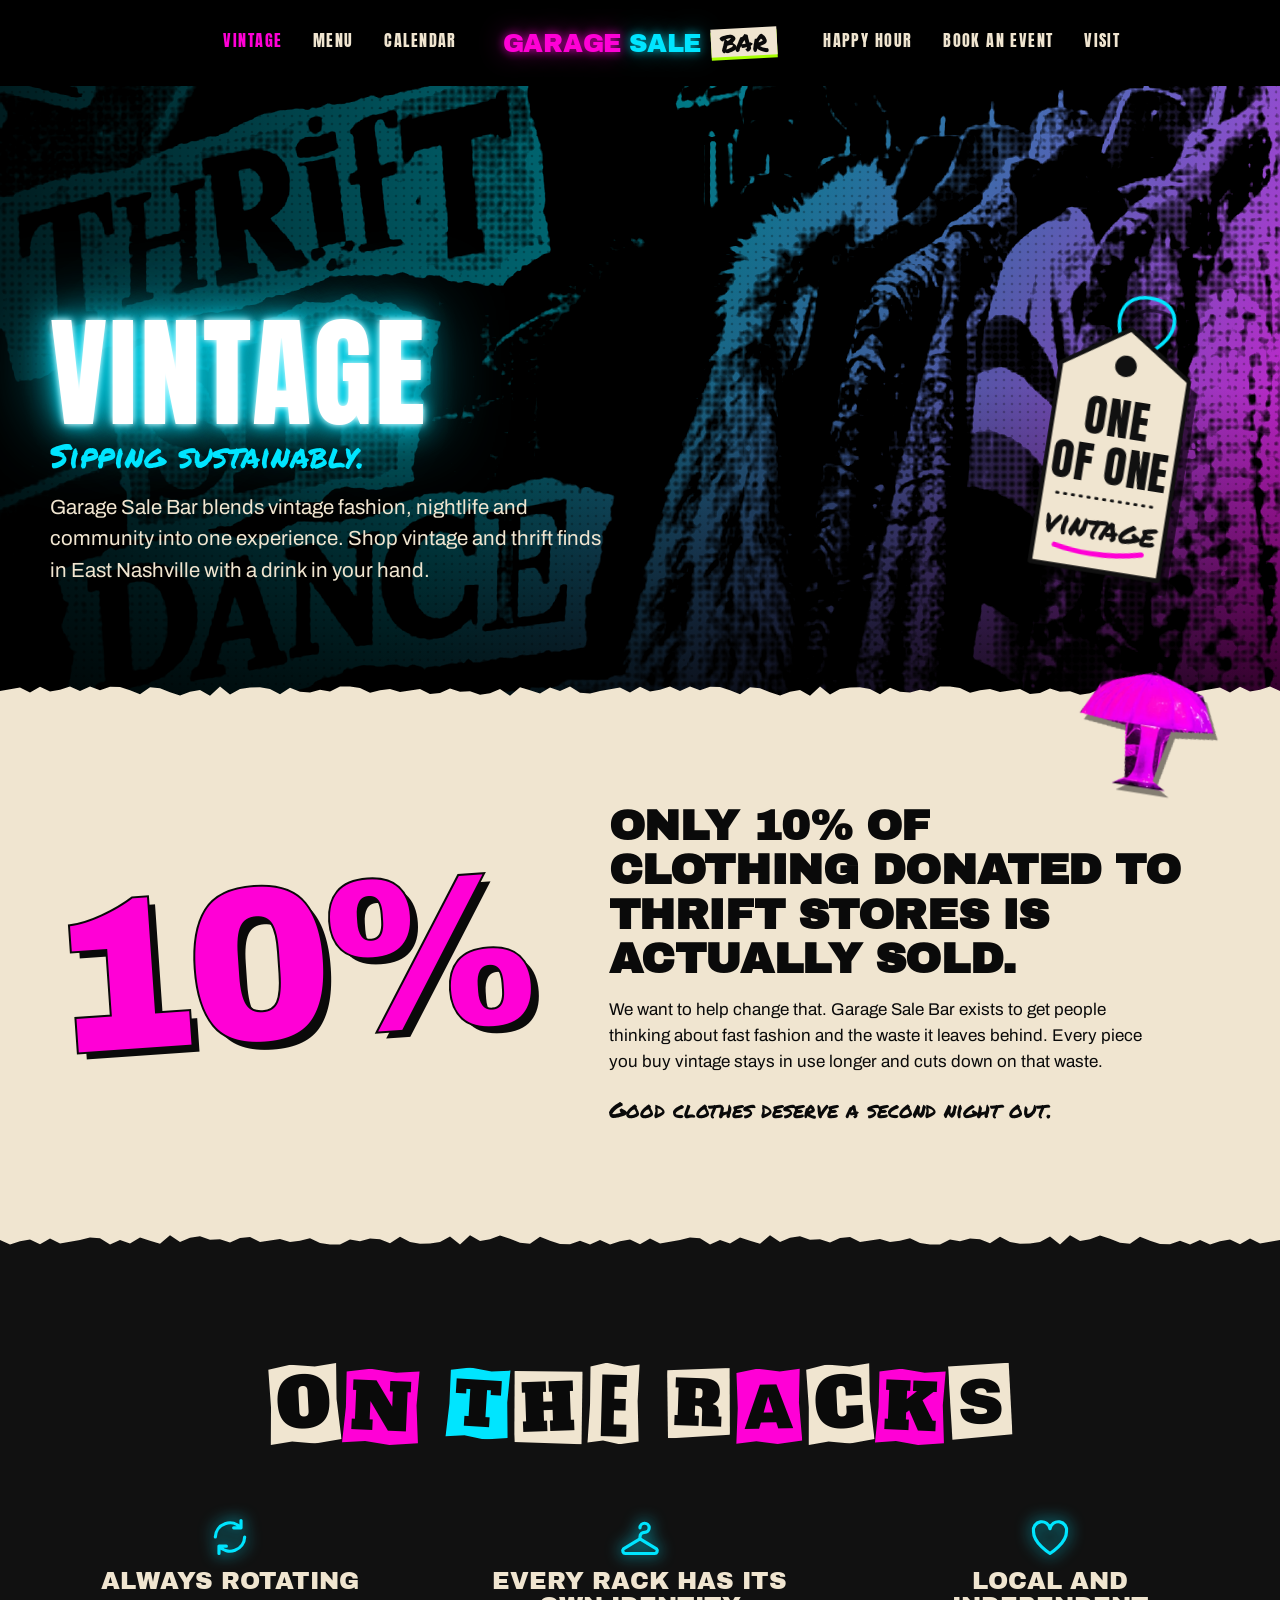
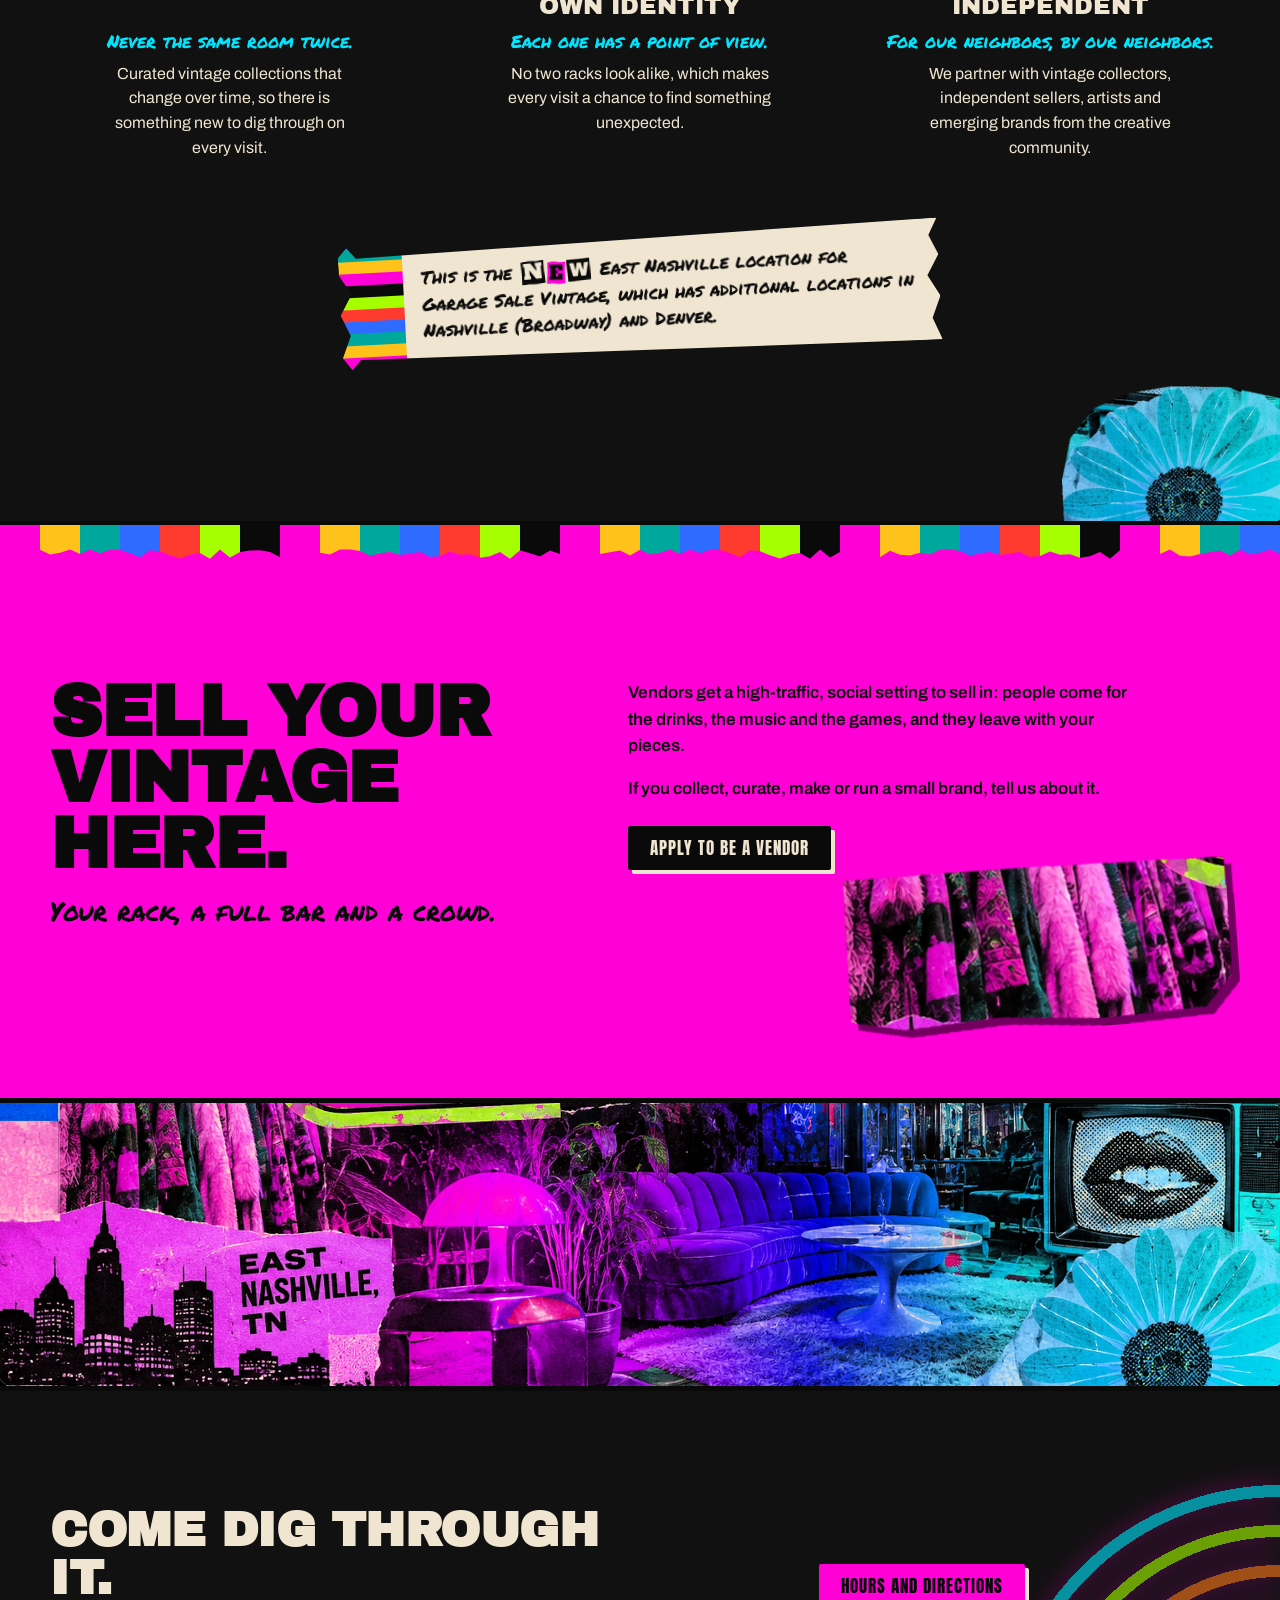
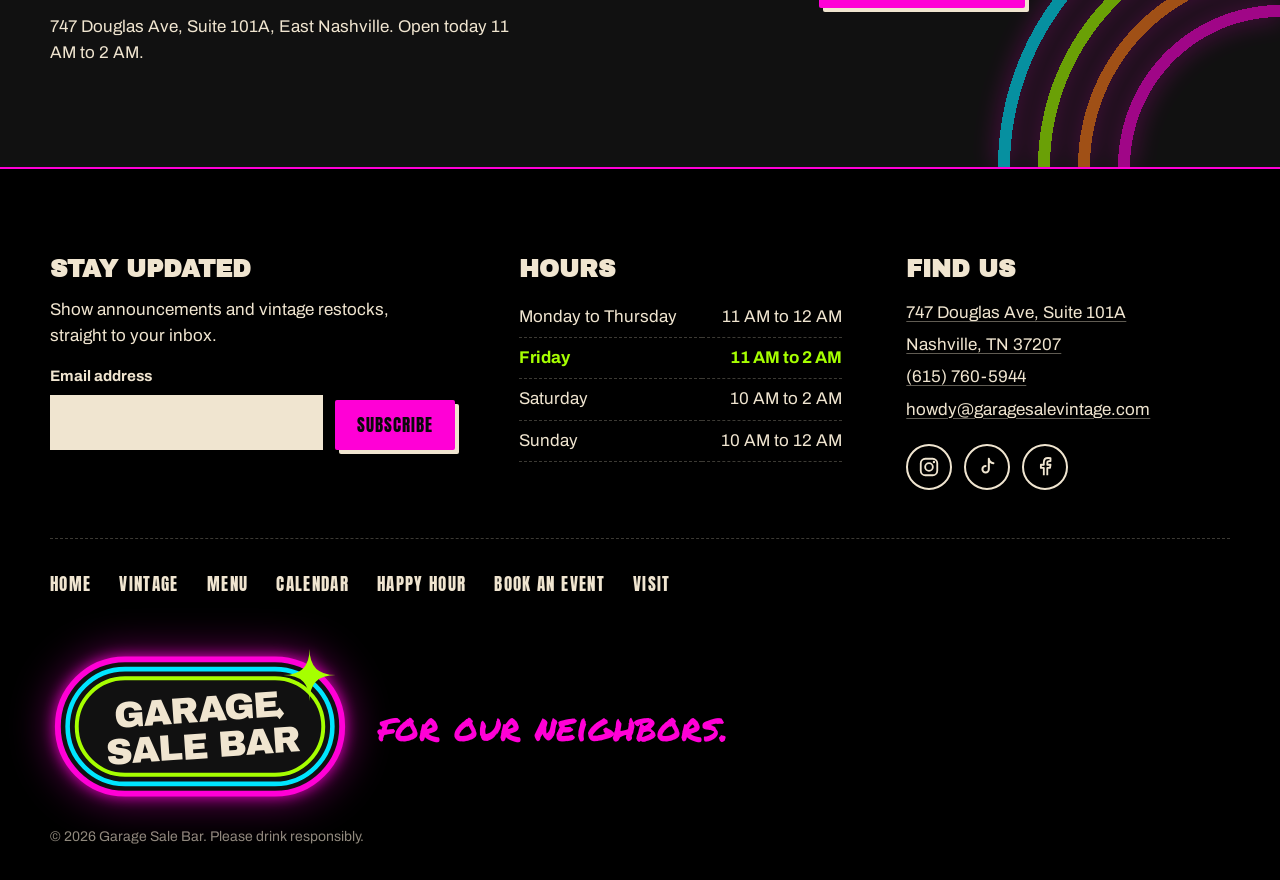
<file: vintage.html>
<!DOCTYPE html>
<html lang="en">
<head>
<meta charset="utf-8">
<meta name="viewport" content="width=device-width, initial-scale=1">
<title>Vintage Shop in East Nashville | Garage Sale Bar</title>
<meta name="description" content="Garage Sale Bar is the East Nashville location of Garage Sale Vintage: rotating racks from local collectors and artists, with a full bar. Vendors welcome.">
<meta name="theme-color" content="#111111">
<meta property="og:title" content="Vintage Shop in East Nashville | Garage Sale Bar">
<meta property="og:description" content="Garage Sale Bar is the East Nashville location of Garage Sale Vintage: rotating racks from local collectors and artists, with a full bar. Vendors welcome.">
<meta property="og:url" content="https://www.garagesalebar.com/vintage">
<meta property="og:site_name" content="Garage Sale Bar">
<meta name="twitter:card" content="summary_large_image">
<meta property="og:image" content="https://www.garagesalebar.com/assets/img/og-image.jpg">
<meta property="og:type" content="website">
<link rel="canonical" href="https://www.garagesalebar.com/vintage">
<link rel="icon" type="image/png" href="assets/img/favicon.png">
<link rel="preload" href="assets/fonts/anton-latin-400-normal.woff2" as="font" type="font/woff2" crossorigin>
<link rel="preload" href="assets/fonts/archivo-black-latin-400-normal.woff2" as="font" type="font/woff2" crossorigin>
<link rel="stylesheet" href="css/styles.css?v=17">
<script type="application/ld+json">
{
 "@context": "https://schema.org",
 "@type": "BarOrPub",
 "@id": "https://www.garagesalebar.com/#business",
 "name": "Garage Sale Bar",
 "description": "East Nashville bar and vintage shop with live music, karaoke, pool and darts. The East Nashville location of Garage Sale Vintage.",
 "url": "https://www.garagesalebar.com/",
 "image": "https://www.garagesalebar.com/assets/img/og-image.jpg",
 "telephone": "+1-615-760-5944",
 "email": "howdy@garagesalevintage.com",
 "address": {
  "@type": "PostalAddress",
  "streetAddress": "747 Douglas Ave, Suite 101A",
  "addressLocality": "Nashville",
  "addressRegion": "TN",
  "postalCode": "37207",
  "addressCountry": "US"
 },
 "openingHoursSpecification": [
  {
   "@type": "OpeningHoursSpecification",
   "dayOfWeek": [
    "Monday",
    "Tuesday",
    "Wednesday",
    "Thursday"
   ],
   "opens": "11:00",
   "closes": "00:00"
  },
  {
   "@type": "OpeningHoursSpecification",
   "dayOfWeek": "Friday",
   "opens": "11:00",
   "closes": "02:00"
  },
  {
   "@type": "OpeningHoursSpecification",
   "dayOfWeek": "Saturday",
   "opens": "10:00",
   "closes": "02:00"
  },
  {
   "@type": "OpeningHoursSpecification",
   "dayOfWeek": "Sunday",
   "opens": "10:00",
   "closes": "00:00"
  }
 ],
 "parentOrganization": {
  "@type": "Organization",
  "name": "Garage Sale Vintage"
 },
 "hasMenu": "https://www.garagesalebar.com/#menu",
 "sameAs": [
  "https://www.instagram.com/garagesalebar/",
  "https://www.tiktok.com/@garagesalebar_east",
  "https://www.facebook.com/profile.php?id=100094465976194"
 ]
}
</script>
</head>
<body>
<a class="skip" href="#main">Skip to content</a>

<header class="nav" id="top-nav">
  <nav class="nav__inner" aria-label="Main">
    <ul class="nav__links nav__links--left">
      <li><a href="vintage.html" aria-current="page">Vintage</a></li>
      <li><a href="index.html#menu">Menu</a></li>
      <li><a href="calendar.html">Calendar</a></li>
    </ul>
    <a class="nav__brand" href="index.html" aria-label="Garage Sale Bar home">
      <span class="nav__g">Garage</span><span class="nav__s">Sale</span><em>Bar</em>
    </a>
    <ul class="nav__links nav__links--right">
      <li><a href="index.html#happy-hour">Happy Hour</a></li>
      <li><a href="book.html">Book an Event</a></li>
      <li><a href="index.html#visit">Visit</a></li>
    </ul>
    <button class="nav__toggle" type="button" aria-expanded="false" aria-controls="mobile-menu">
      <span class="nav__toggle-bars" aria-hidden="true"></span>
      <span class="sr-only">Menu</span>
    </button>
  </nav>
  <div class="mobile-menu" id="mobile-menu" hidden>
    <ul>
      <li><a href="vintage.html" aria-current="page">Vintage</a></li>
      <li><a href="index.html#menu">Menu</a></li>
      <li><a href="calendar.html">Calendar</a></li>
      <li><a href="index.html#happy-hour">Happy Hour</a></li>
      <li><a href="book.html">Book an Event</a></li>
      <li><a href="index.html#visit">Visit</a></li>
    </ul>
  </div>
</header>

<main id="main">

<section class="page-hero page-hero--vintage" id="top">
  <!-- Hero photo: currently loaded from the old Squarespace site. Save a copy as assets/img/vintage-hero.jpg
       and change src below before the old site is switched off. If it fails to load, the rack art is shown. -->
  <div class="hphoto" aria-hidden="true">
    <div class="hphoto__ht">
      <div class="hphoto__room">
        <img src="https://images.squarespace-cdn.com/content/v1/6994de9d63f4135f2e0841e2/e2bcc7aa-3ae6-469f-97d3-733a1ff28047/445A3425+%281%29.jpeg?format=2500w" alt="" onerror="this.onerror=null;this.src='assets/img/vintage-rack-neon.webp';this.closest('.hphoto').classList.add('is-fallback')">
        <!-- Disco ball lights. They sit under the halftone dot screen, so they read as light in the room.
             --ball-x / --ball-y mark the disco ball's position in the photo (percent of the photo). -->
        <div class="hphoto__lights" style="--ball-x: 81.25%; --ball-y: 36.6%">
          <span class="hphoto__beams"></span>
          <span class="hphoto__spots"></span>
          <span class="hphoto__flare"></span>
        </div>
      </div>
    </div>
    <div class="hphoto__wash"></div>
    <div class="hphoto__shade"></div>
  </div>
  <div class="page-hero__inner page-hero__inner--vintage">
    <div>
      <h1 class="neon neon--blue">Vintage<span class="sr-only"> and thrift shop at Garage Sale Bar, East Nashville</span></h1>
      <p class="page-hero__hand">Sipping sustainably.</p>
      <p class="page-hero__lede">Garage Sale Bar blends vintage fashion, nightlife and community into one experience. Shop vintage and thrift finds in East Nashville with a drink in your hand.</p>
    </div>
    <svg class="page-hero__tag" viewBox="0 0 320 420" aria-hidden="true">
      <path d="M160 96 C120 40 150 6 190 14 C230 22 226 70 176 96" fill="none" stroke="#00e5ff" stroke-width="5" stroke-linecap="round"/>
      <path d="M70 120 L160 60 L250 120 L250 400 L70 400 Z" fill="#f0e5d0" stroke="#111" stroke-width="6" stroke-linejoin="round"/>
      <circle cx="160" cy="112" r="15" fill="#111"/>
      <text x="160" y="212" text-anchor="middle" class="tag__big">ONE</text>
      <text x="160" y="278" text-anchor="middle" class="tag__big">OF ONE</text>
      <path d="M92 300 L228 300" stroke="#111" stroke-width="4" stroke-dasharray="2 9" stroke-linecap="round"/>
      <text x="160" y="356" text-anchor="middle" class="tag__hand">vintage</text>
      <path d="M100 372 Q160 384 222 368" fill="none" stroke="#ff00d6" stroke-width="7" stroke-linecap="round"/>
    </svg>
  </div>
</section>

<section class="mission torn torn--paper" aria-labelledby="mission-title">
  <div class="mission__inner">
    <img class="deco deco--lamp" src="assets/img/cut-lamp.webp" width="270" height="233" alt="" loading="lazy">
    <p class="mission__stat" aria-hidden="true">10%</p>
    <div class="mission__text">
      <h2 id="mission-title">Only 10% of clothing donated to thrift stores is actually sold.</h2>
      <p>We want to help change that. Garage Sale Bar exists to get people thinking about fast fashion and the waste it leaves behind. Every piece you buy vintage stays in use longer and cuts down on that waste.</p>
      <p class="mission__hand">Good clothes deserve a second night out.</p>
    </div>
  </div>
</section>

<section class="racks" aria-labelledby="racks-title">
  <img class="deco deco--flower-br" src="assets/img/cut-flower.webp" width="464" height="290" alt="" loading="lazy">
  <div class="racks__inner">
    <h2 class="racks__title ransom" id="racks-title" data-ransom>On the racks</h2>
    <div class="strip__grid racks__grid">
      <article class="strip__col">
        <svg class="strip__icon" viewBox="0 0 48 48" aria-hidden="true"><path d="M8 24a16 16 0 0 1 28-10M40 24a16 16 0 0 1-28 10M36 6v8h-8M12 42v-8h8" fill="none" stroke="currentColor" stroke-width="3.5" stroke-linecap="round" stroke-linejoin="round"/></svg>
        <h3>Always rotating</h3>
        <p class="strip__hand">Never the same room twice.</p>
        <p>Curated vintage collections that change over time, so there is something new to dig through on every visit.</p>
      </article>
      <article class="strip__col">
        <svg class="strip__icon" viewBox="0 0 48 48" aria-hidden="true"><path d="M24 14a5 5 0 1 1 5 5c-3 0-5 2-5 5v2L6 37a3 3 0 0 0 2 5h32a3 3 0 0 0 2-5L24 26" fill="none" stroke="currentColor" stroke-width="3.5" stroke-linecap="round" stroke-linejoin="round"/></svg>
        <h3>Every rack has its own identity</h3>
        <p class="strip__hand">Each one has a point of view.</p>
        <p>No two racks look alike, which makes every visit a chance to find something unexpected.</p>
      </article>
      <article class="strip__col">
        <svg class="strip__icon" viewBox="0 0 48 48" aria-hidden="true"><path d="M24 42S6 31 6 18a9 9 0 0 1 18-3 9 9 0 0 1 18 3c0 13-18 24-18 24z" fill="none" stroke="currentColor" stroke-width="3.5" stroke-linecap="round" stroke-linejoin="round"/></svg>
        <h3>Local and independent</h3>
        <p class="strip__hand">For our neighbors, by our neighbors.</p>
        <p>We partner with vintage collectors, independent sellers, artists and emerging brands from the creative community.</p>
      </article>
    </div>
    <aside class="paper-note paper-note--strip" aria-label="About this location">
      <span class="paper-note__stripes" aria-hidden="true"></span>
      <p>This is the <span class="sr-only">NEW</span><span class="ransom ransom--inline" data-ransom aria-hidden="true">NEW</span> East Nashville location for Garage Sale Vintage, which has additional locations in Nashville (Broadway) and Denver.</p>
    </aside>
  </div>
</section>

<div class="stripes" aria-hidden="true"></div>

<section class="vendors torn torn--pink" aria-labelledby="vendors-title">
  <div class="vendors__inner">
    <div>
      <h2 id="vendors-title">Sell your vintage here.</h2>
      <p class="vendors__hand">Your rack, a full bar and a crowd.</p>
    </div>
    <div class="vendors__text">
      <p>Vendors get a high-traffic, social setting to sell in: people come for the drinks, the music and the games, and they leave with your pieces.</p>
      <p>If you collect, curate, make or run a small brand, tell us about it.</p>
      <a class="btn btn--dark" href="https://docs.google.com/forms/d/e/1FAIpQLSel0c3rFbMv7X3Ah1KHVkPsn_nrGVXcLn4D0Khr66hKhy_gQQ/viewform" target="_blank" rel="noopener">Apply to be a vendor</a>
    </div>
    <img class="deco deco--rack" src="assets/img/cut-rack.webp" width="484" height="196" alt="" loading="lazy">
  </div>
</section>

<div class="banner" aria-hidden="true">
  <picture>
    <source media="(max-width: 700px)" srcset="assets/img/collage-banner-neon-1200.webp">
    <img src="assets/img/collage-banner-neon.webp" width="2302" height="508" alt="" loading="lazy">
  </picture>
</div>

<section class="cta cta--rings">
  <div class="cta__inner">
    <div>
      <h2>Come dig through it.</h2>
      <p>747 Douglas Ave, Suite 101A, East Nashville. <span id="open-today-2"></span></p>
    </div>
    <a class="btn" href="index.html#visit">Hours and directions</a>
  </div>
</section>

</main>

<!-- FOOTER -->
<footer class="footer">
  <div class="footer__grid">
    <section class="footer__col">
      <h2>Stay updated</h2>
      <p>Show announcements and vintage restocks, straight to your inbox.</p>
      <form class="form form--inline" name="newsletter" method="POST" data-netlify="true" netlify-honeypot="bot-field" data-ajax>
        <input type="hidden" name="form-name" value="newsletter">
        <p class="form__trap"><label>Leave this empty <input name="bot-field" tabindex="-1" autocomplete="off"></label></p>
        <label class="field"><span>Email address</span><input type="email" name="email" autocomplete="email" required></label>
        <button class="btn" type="submit">Subscribe</button>
        <p class="form__status" role="status" aria-live="polite"></p>
      </form>
    </section>
    <section class="footer__col">
      <h2>Hours</h2>
      <table class="hours" id="hours">
        <tbody>
          <tr data-days="1,2,3,4"><th scope="row">Monday to Thursday</th><td>11 AM to 12 AM</td></tr>
          <tr data-days="5"><th scope="row">Friday</th><td>11 AM to 2 AM</td></tr>
          <tr data-days="6"><th scope="row">Saturday</th><td>10 AM to 2 AM</td></tr>
          <tr data-days="0"><th scope="row">Sunday</th><td>10 AM to 12 AM</td></tr>
        </tbody>
      </table>
    </section>
    <section class="footer__col">
      <h2>Find us</h2>
      <address>
        <a href="https://maps.app.goo.gl/jQBhYGxGyqtPkwmn8" target="_blank" rel="noopener">747 Douglas Ave, Suite 101A<br>Nashville, TN 37207</a><br>
        <a href="tel:+16157605944">(615) 760-5944</a><br>
        <a href="mailto:howdy@garagesalevintage.com">howdy@garagesalevintage.com</a>
      </address>
      <ul class="social">
        <li><a href="https://www.instagram.com/garagesalebar/" target="_blank" rel="noopener" aria-label="Instagram"><svg viewBox="0 0 24 24" aria-hidden="true"><rect x="3" y="3" width="18" height="18" rx="5" fill="none" stroke="currentColor" stroke-width="2"/><circle cx="12" cy="12" r="4.2" fill="none" stroke="currentColor" stroke-width="2"/><circle cx="17.4" cy="6.6" r="1.3" fill="currentColor"/></svg></a></li>
        <li><a href="https://www.tiktok.com/@garagesalebar_east" target="_blank" rel="noopener" aria-label="TikTok"><svg viewBox="0 0 24 24" aria-hidden="true"><path d="M14 3v11.5a3.5 3.5 0 1 1-3.5-3.5M14 3c.4 2.6 2.2 4.4 5 4.8" fill="none" stroke="currentColor" stroke-width="2.2" stroke-linecap="round" stroke-linejoin="round"/></svg></a></li>
        <li><a href="https://www.facebook.com/profile.php?id=100094465976194" target="_blank" rel="noopener" aria-label="Facebook"><svg viewBox="0 0 24 24" aria-hidden="true"><path d="M14.5 21v-8h3l.5-3.5h-3.5V7.4c0-1 .4-1.9 2-1.9H18V2.4c-.5-.1-1.6-.2-2.7-.2-2.8 0-4.6 1.7-4.6 4.8v2.5H7.5V13h3.2v8" fill="none" stroke="currentColor" stroke-width="2" stroke-linejoin="round"/></svg></a></li>
      </ul>
    </section>
  </div>
  <nav class="footer__nav" aria-label="Footer">
    <ul>
      <li><a href="index.html">Home</a></li>
      <li><a href="vintage.html">Vintage</a></li>
      <li><a href="index.html#menu">Menu</a></li>
      <li><a href="calendar.html">Calendar</a></li>
      <li><a href="index.html#happy-hour">Happy Hour</a></li>
      <li><a href="book.html">Book an Event</a></li>
      <li><a href="index.html#visit">Visit</a></li>
    </ul>
  </nav>
  <div class="footer__brand">
    <svg class="lockup" viewBox="0 0 460 250" role="img" aria-label="Garage Sale Bar">
      <rect x="12" y="22" width="436" height="206" rx="103" fill="#111" stroke="#ff00d6" stroke-width="9"/>
      <rect x="27" y="37" width="406" height="176" rx="88" fill="none" stroke="#00e5ff" stroke-width="7"/>
      <rect x="41" y="51" width="378" height="148" rx="74" fill="none" stroke="#a6ff00" stroke-width="6"/>
      <g transform="rotate(-4 230 125)" class="lockup__text">
        <text x="226" y="118" text-anchor="middle">GARAGE</text>
        <text x="232" y="174" text-anchor="middle">SALE BAR</text>
      </g>
      <path d="M398 6 Q398 46 438 46 Q398 46 398 86 Q398 46 358 46 Q398 46 398 6Z" fill="#a6ff00"/>
      <path d="M352 96 l7 9 -7 9 -7 -9z" fill="#f0e5d0"/>
    </svg>
    <p class="footer__sign"><em>for our neighbors.</em></p>
  </div>
  <p class="footer__legal">© <span id="year">2026</span> Garage Sale Bar. Please drink responsibly.</p>
</footer>

<a class="to-top" href="#top" aria-label="Back to top"><svg viewBox="0 0 24 24" aria-hidden="true"><path d="M5 15l7-7 7 7" fill="none" stroke="currentColor" stroke-width="3" stroke-linecap="round" stroke-linejoin="round"/></svg></a>

<script src="js/events-data.js?v=17" defer></script>
<script src="js/main.js?v=17" defer></script>
</body>
</html>
</file>
<file: css/styles.css>
/* Garage Sale Bar — "Electric Nostalgia" */

@font-face { font-family: "Anton"; src: url("../assets/fonts/anton-latin-400-normal.woff2") format("woff2"); font-weight: 400; font-display: swap; }
@font-face { font-family: "Archivo Black"; src: url("../assets/fonts/archivo-black-latin-400-normal.woff2") format("woff2"); font-weight: 400; font-display: swap; }
@font-face { font-family: "Archivo"; src: url("../assets/fonts/archivo-latin-400-normal.woff2") format("woff2"); font-weight: 400; font-display: swap; }
@font-face { font-family: "Archivo"; src: url("../assets/fonts/archivo-latin-600-normal.woff2") format("woff2"); font-weight: 600; font-display: swap; }
@font-face { font-family: "Archivo"; src: url("../assets/fonts/archivo-latin-700-normal.woff2") format("woff2"); font-weight: 700; font-display: swap; }
@font-face { font-family: "Alfa Slab One"; src: url("../assets/fonts/alfa-slab-one-latin-400-normal.woff2") format("woff2"); font-weight: 400; font-display: swap; }
@font-face { font-family: "Permanent Marker"; src: url("../assets/fonts/permanent-marker-latin-400-normal.woff2") format("woff2"); font-weight: 400; font-display: swap; }

:root {
  --pink: #ff00d6;
  --blue: #00e5ff;
  --green: #a6ff00;
  --paper: #f0e5d0;
  --black: #111111;
  --ink: #0a0a0a;
  --red: #ff3b2f;
  --gold: #ffc21a;

  --f-display: "Archivo Black", "Arial Black", Impact, sans-serif;
  --f-cond: "Anton", "Arial Narrow", Impact, sans-serif;
  --f-hand: "Permanent Marker", "Comic Sans MS", cursive;
  --f-body: "Archivo", "Helvetica Neue", Arial, sans-serif;

  --nav-h: 84px;
  --wrap: 1180px;
  --gutter: clamp(20px, 4vw, 48px);
}

*, *::before, *::after { box-sizing: border-box; }
html { scroll-behavior: smooth; scroll-padding-top: 64px; -webkit-text-size-adjust: 100%; }
body {
  margin: 0;
  background: var(--black);
  color: var(--paper);
  font-family: var(--f-body);
  font-size: 1.0625rem;
  line-height: 1.55;
  overflow-x: hidden;
}
img, svg { max-width: 100%; display: block; }
a { color: inherit; }
h1, h2, h3, p, ul, ol, dl, dd { margin: 0; }
ul, ol { padding: 0; list-style: none; }
:focus-visible { outline: 3px solid var(--blue); outline-offset: 3px; }

.sr-only { position: absolute; width: 1px; height: 1px; overflow: hidden; clip: rect(0 0 0 0); white-space: nowrap; }
.skip { position: absolute; left: 12px; top: -60px; z-index: 200; background: var(--green); color: var(--ink); padding: 10px 16px; font-weight: 700; }
.skip:focus { top: 12px; }

/* ---------- Buttons ---------- */
.btn {
  display: inline-block;
  font-family: var(--f-cond);
  font-size: 1.05rem;
  letter-spacing: .06em;
  text-transform: uppercase;
  text-decoration: none;
  line-height: 1;
  padding: 14px 22px 13px;
  color: var(--ink);
  background: var(--pink);
  border: 0;
  border-radius: 2px;
  box-shadow: 4px 4px 0 var(--paper);
  cursor: pointer;
  transition: transform .12s ease, box-shadow .12s ease;
}
.btn:hover { transform: translate(2px, 2px); box-shadow: 2px 2px 0 var(--paper); }
.btn:active { transform: translate(4px, 4px); box-shadow: 0 0 0 var(--paper); }
.btn--blue { background: var(--blue); }
.btn--dark { background: var(--ink); color: var(--paper); box-shadow: 4px 4px 0 var(--paper); }
.strip .btn, .menu .btn { box-shadow: 4px 4px 0 var(--ink); }
.strip .btn:hover { box-shadow: 2px 2px 0 var(--ink); }

/* ---------- Nav ---------- */
.nav {
  position: fixed; inset: 0 0 auto 0; z-index: 100;
  background: #000;
  border-bottom: 2px solid transparent;
  transition: border-color .25s ease;
}
.nav.is-scrolled { border-bottom-color: var(--pink); box-shadow: 0 0 18px rgba(255, 0, 214, .45); }
.nav__inner {
  height: var(--nav-h);
  max-width: var(--wrap);
  margin: 0 auto;
  padding: 0 var(--gutter);
  display: grid;
  grid-template-columns: 1fr auto 1fr;
  align-items: center;
  gap: 28px;
  transition: height .25s ease;
}
.nav.is-scrolled .nav__inner { height: 56px; }
.nav__links { display: flex; gap: clamp(16px, 2.4vw, 34px); }
.nav__links--left { justify-content: flex-end; }
.nav__links a {
  font-family: var(--f-cond);
  font-size: .98rem;
  letter-spacing: .09em;
  text-transform: uppercase;
  text-decoration: none;
  color: var(--paper);
  padding: 8px 0;
  white-space: nowrap;
  transition: color .15s ease, text-shadow .15s ease;
}
.nav__links a[aria-current="page"], .mobile-menu a[aria-current="page"] { color: var(--pink); }
.nav__links a:hover { color: #fff; text-shadow: 0 0 8px var(--pink), 0 0 20px var(--pink); }
.nav__brand {
  display: flex; align-items: baseline; gap: 8px;
  text-decoration: none; color: var(--paper);
  font-family: var(--f-display);
  font-size: 1.6rem; line-height: 1; text-transform: uppercase; letter-spacing: -.01em;
  padding: 0 clamp(4px, 1.4vw, 22px);
  transition: font-size .25s ease;
}
.nav__g { color: var(--pink); text-shadow: 0 0 10px rgba(255, 0, 214, .75), 0 0 26px rgba(255, 0, 214, .45); }
.nav__s { color: var(--blue); text-shadow: 0 0 10px rgba(0, 229, 255, .7), 0 0 26px rgba(0, 229, 255, .4); }
.nav__brand em {
  font-family: var(--f-hand); font-style: normal; font-size: .95em; text-transform: uppercase;
  color: var(--ink); background: var(--paper); padding: 3px 9px 1px; transform: rotate(-3deg);
  box-shadow: 0 3px 0 var(--green); margin-left: 2px;
}
.nav.is-scrolled .nav__brand { font-size: 1.15rem; }
.nav__toggle { display: none; }
.mobile-menu { display: none; }

/* ---------- Hero ---------- */
.hero {
  position: relative;
  min-height: 100vh; min-height: 100svh;
  padding: calc(var(--nav-h) + 24px) var(--gutter) 64px;
  display: grid; place-items: center;
  background: #000;
  overflow: hidden;
  isolation: isolate;
}
.hero__side {
  position: absolute; top: var(--nav-h); bottom: -6%; width: min(33vw, 500px);
  background-size: cover; background-position: center top;
  opacity: .92; z-index: -1; will-change: transform;
}
.hero__side--left {
  left: 0; background-image: url("../assets/img/collage-left-neon.webp");
  -webkit-mask-image: linear-gradient(90deg, #000 52%, rgba(0, 0, 0, .55) 78%, transparent 100%);
          mask-image: linear-gradient(90deg, #000 52%, rgba(0, 0, 0, .55) 78%, transparent 100%);
}
.hero__side--right {
  right: 0; background-image: url("../assets/img/collage-right-neon.webp"); background-position: left top;
  -webkit-mask-image: linear-gradient(270deg, #000 58%, rgba(0, 0, 0, .6) 80%, transparent 100%);
          mask-image: linear-gradient(270deg, #000 58%, rgba(0, 0, 0, .6) 80%, transparent 100%);
}
@media (max-width: 1280px) and (min-width: 901px) { .hero__side { width: 30vw; } }
.hero::after { /* fade to the paper tear */
  content: ""; position: absolute; inset: auto 0 0 0; height: 140px; z-index: -1;
  background: linear-gradient(transparent, #000);
}
.hero__center { text-align: center; display: grid; justify-items: center; gap: 18px; }
.hero__logo {
  width: auto; height: min(50vh, 512px);
  mix-blend-mode: screen;
  /* 1) the sign switching on at load (unchanged), then
     2) a slow, irregular "last call" loop: long steady stretches, then the tubes sag and
        sputter as if the sign is about to be switched off for the night. It never goes fully dark. */
  animation:
    sign-on 1.8s steps(1, end) both,
    last-call 13s linear 4.5s infinite,
    last-call-buzz 7.3s steps(1, end) 4.5s infinite;
}
@keyframes last-call {
  0%, 38%   { opacity: 1; }
  /* a single nervous blink */
  38.6%     { opacity: .62; }
  39.2%     { opacity: 1; }
  /* steady again, then the sag: power draining out of the tubes */
  61%       { opacity: 1; }
  66%       { opacity: .74; }
  68%       { opacity: .5; }
  /* sputter while it tries to hold on */
  68.5%     { opacity: .86; }
  69.1%     { opacity: .42; }
  69.6%     { opacity: .7; }
  70.2%     { opacity: .36; }
  /* hangs there, almost out */
  74%       { opacity: .34; }
  74.5%     { opacity: .58; }
  75.3%     { opacity: .38; }
  /* catches and comes back, a little unsure */
  76.2%     { opacity: 1; }
  76.9%     { opacity: .8; }
  77.6%     { opacity: 1; }
  91%       { opacity: 1; }
  91.5%     { opacity: .7; }
  92%, 100% { opacity: 1; }
}
/* a faint electrical buzz on a different clock, so the two never line up the same way twice in a row */
@keyframes last-call-buzz {
  0%, 100% { filter: brightness(1) saturate(1); }
  46%      { filter: brightness(1.12) saturate(1.15); }
  47.5%    { filter: brightness(.9) saturate(.9); }
  49%      { filter: brightness(1.06) saturate(1.05); }
  50.5%    { filter: brightness(1) saturate(1); }
  83%      { filter: brightness(.86) saturate(.85); }
  84.5%    { filter: brightness(1) saturate(1); }
}
@keyframes sign-on {
  0% { opacity: 0; } 8% { opacity: 1; } 12% { opacity: .15; } 20% { opacity: 1; }
  24% { opacity: .3; } 30% { opacity: 1; } 52% { opacity: .55; } 56%, 100% { opacity: 1; }
}
.cutout { display: flex; flex-wrap: wrap; justify-content: center; gap: 8px 12px; }
.cutout__w {
  font-family: var(--f-display); text-transform: uppercase; color: var(--ink);
  font-size: clamp(1.25rem, 2.6vw, 2.1rem); line-height: 1;
  padding: 9px 14px 8px;
  clip-path: polygon(2% 6%, 30% 0, 62% 5%, 99% 1%, 97% 48%, 100% 94%, 66% 100%, 34% 95%, 1% 99%, 3% 50%);
}
.cutout__w--paper { background: var(--paper); transform: rotate(-3deg); }
.cutout__w--pink  { background: var(--pink); transform: rotate(2deg) translateY(4px); font-family: var(--f-cond); letter-spacing: .04em; }
.cutout__w--blue  { background: var(--blue); transform: rotate(-1.5deg); }
.cutout__w--green { background: var(--green); transform: rotate(3deg) translateY(3px); font-family: var(--f-cond); letter-spacing: .04em; }
.hero__meta { font-size: 1rem; color: rgba(240, 229, 208, .82); margin-top: 6px; }
.hero__meta span { color: var(--green); font-weight: 600; }

/* ---------- Torn paper edges ---------- */
.torn { position: relative; z-index: 2; }
.torn::before, .torn::after {
  content: ""; position: absolute; left: 0; right: 0; height: 18px;
  background: var(--torn);
  -webkit-mask: url("../assets/img/torn.svg") repeat-x 0 0 / 600px 18px;
          mask: url("../assets/img/torn.svg") repeat-x 0 0 / 600px 18px;
  pointer-events: none;
}
.torn::before { top: -17px; }
.torn::after { bottom: -17px; transform: scaleY(-1) scaleX(-1); }
.torn--paper { --torn: var(--paper); background: var(--paper); }
.torn--green { --torn: var(--green); background: var(--green); }
.torn--pink  { --torn: var(--pink);  background: var(--pink); }

/* ---------- Three-up strip ---------- */
.strip { color: var(--ink); padding: clamp(48px, 7vw, 84px) var(--gutter); }
/* Columns share five row tracks (icon, heading, tagline, text, button) so each part lines up across the strip */
.strip__grid { max-width: var(--wrap); margin: 0 auto; display: grid; grid-template-columns: repeat(3, minmax(0, 1fr)); gap: 10px clamp(28px, 4vw, 64px); }
.strip__col { text-align: center; display: grid; grid-row: span 5; grid-template-rows: subgrid; justify-items: center; align-items: start; }
@supports not (grid-template-rows: subgrid) {
  .strip__col { grid-template-rows: 44px 3.8em 2.8em 5em auto; row-gap: 10px; }
}
.strip__icon { width: 44px; height: 44px; color: var(--pink); filter: drop-shadow(2px 2px 0 var(--ink)); }
.strip h2 { font-family: var(--f-display); font-size: clamp(1.35rem, 2.1vw, 1.75rem); text-transform: uppercase; line-height: 1.05; }
.strip__hand { font-family: var(--f-hand); font-size: 1.15rem; line-height: 1.2; }
.strip__col > p:not(.strip__hand) { max-width: 30ch; font-size: 1rem; }
.strip .btn { margin-top: 10px; }

/* ---------- Feature (scroll) sections ---------- */
.feature {
  position: relative; overflow: hidden; isolation: isolate;
  min-height: 100vh; min-height: 100svh;
  display: grid; align-items: center;
  padding: 120px var(--gutter);
  background: var(--black);
}
.feature__bg { position: absolute; inset: -12% 0; z-index: -1; will-change: transform; }
.feature__bg::after { /* photocopy halftone */
  content: ""; position: absolute; inset: 0;
  background-image: radial-gradient(rgba(240, 229, 208, .13) 1.2px, transparent 1.6px);
  background-size: 9px 9px;
  -webkit-mask-image: linear-gradient(115deg, #000, transparent 55%);
          mask-image: linear-gradient(115deg, #000, transparent 55%);
}
.feature--flip .feature__bg::after {
  -webkit-mask-image: linear-gradient(245deg, #000, transparent 55%);
          mask-image: linear-gradient(245deg, #000, transparent 55%);
}
/* laser beams off the disco ball */
.feature--events .feature__bg {
  background:
    radial-gradient(circle at 26% 46%, rgba(255, 0, 214, .28), transparent 42%),
    repeating-conic-gradient(from 8deg at 26% 46%,
      rgba(255, 0, 214, .20) 0 1.2deg, transparent 1.2deg 17deg,
      rgba(0, 229, 255, .16) 17deg 18deg, transparent 18deg 33deg);
}
/* stripe motif */
.feature--vintage .feature__bg {
  background:
    linear-gradient(90deg, var(--black) 0 40%, transparent 78%),
    repeating-linear-gradient(90deg,
      var(--pink) 0 34px, var(--gold) 34px 68px, #00a79d 68px 102px, #2f6bff 102px 136px,
      var(--red) 136px 170px, var(--green) 170px 204px, var(--black) 204px 238px);
  opacity: .5;
}
/* rounded neon rings */
.feature--bar .feature__bg {
  background:
    radial-gradient(circle at 0% 100%,
      transparent 0 21vmax,
      var(--pink) 21vmax 22vmax, transparent 22vmax 25vmax,
      #ff7a1a 25vmax 26vmax, transparent 26vmax 29vmax,
      var(--green) 29vmax 30vmax, transparent 30vmax 33vmax,
      var(--blue) 33vmax 34vmax, transparent 34vmax);
  filter: drop-shadow(0 0 14px rgba(255, 0, 214, .55));
  opacity: .55;
}

.feature__inner {
  width: 100%; max-width: var(--wrap); margin: 0 auto;
  display: grid; grid-template-columns: minmax(0, 5fr) minmax(0, 6fr);
  align-items: center; gap: clamp(24px, 5vw, 80px);
}
.feature--flip .feature__art { order: 2; }
.feature__art { display: grid; place-items: center; }
.floater { width: min(100%, 400px); height: auto; will-change: transform; }
.feature--events .floater { filter: drop-shadow(0 0 26px rgba(255, 0, 214, .7)); }
.floater--tag { width: min(88%, 320px); filter: drop-shadow(10px 14px 0 rgba(0, 0, 0, .55)); overflow: visible; }
.floater--martini { width: min(74%, 290px); filter: drop-shadow(0 0 20px rgba(166, 255, 0, .45)); }
.tag__big { font-family: var(--f-cond); font-size: 62px; fill: #111; letter-spacing: 1px; }
.tag__hand { font-family: var(--f-hand); font-size: 44px; fill: #111; }

.feature__text { display: grid; justify-items: start; gap: 16px; max-width: 34rem; }
.feature__text > p { max-width: 54ch; }
.feature__kicker { font-family: var(--f-hand); font-size: clamp(1.25rem, 2vw, 1.6rem); line-height: 1.2; }
.feature__text .btn { margin-top: 12px; }
.feature__actions { display: flex; flex-wrap: wrap; gap: 4px 18px; }

/* neon tube headings */
.neon {
  font-family: var(--f-cond); font-weight: 400; text-transform: uppercase;
  font-size: clamp(3.6rem, 9.5vw, 8rem); line-height: .95; letter-spacing: .02em;
  color: #fff;
}
.neon--pink  { text-shadow: 0 0 6px #fff, 0 0 14px var(--pink), 0 0 34px var(--pink), 0 0 80px var(--pink); }
.neon--blue  { text-shadow: 0 0 6px #fff, 0 0 14px var(--blue), 0 0 34px var(--blue), 0 0 80px rgba(0, 229, 255, .8); }
.neon--green { text-shadow: 0 0 6px #fff, 0 0 14px var(--green), 0 0 34px var(--green), 0 0 80px rgba(166, 255, 0, .7); }
.feature--events .feature__kicker { color: var(--pink); }
.feature--vintage .feature__kicker { color: var(--blue); }
.feature--bar .feature__kicker { color: var(--green); }

/* ---------- Happy hour ---------- */
.happy { color: var(--ink); padding: clamp(64px, 9vw, 120px) var(--gutter); }
.happy__inner { max-width: var(--wrap); margin: 0 auto; display: grid; grid-template-columns: minmax(0, 7fr) minmax(0, 4fr); align-items: center; gap: clamp(24px, 4vw, 64px); }
.happy__text { display: grid; gap: 22px; }
.happy__art { position: relative; aspect-ratio: 1 / 1.05; }
.happy__tv { position: absolute; left: 0; top: 16%; width: 100%; height: auto; transform: rotate(5deg); filter: drop-shadow(9px 11px 0 rgba(0, 0, 0, .8)); }
.happy__glass { position: absolute; left: -6%; bottom: 0; width: 44%; height: auto; transform: rotate(-14deg); filter: drop-shadow(6px 7px 0 rgba(0, 0, 0, .8)); }
.happy__burst {
  position: absolute; right: -2%; top: 0; width: 42%; aspect-ratio: 1; display: grid; place-content: center; text-align: center;
  background: var(--pink); color: var(--ink); transform: rotate(12deg);
  clip-path: polygon(50% 0, 59% 14%, 75% 7%, 77% 24%, 93% 25%, 86% 41%, 100% 50%, 86% 59%, 93% 75%, 77% 76%, 75% 93%, 59% 86%, 50% 100%, 41% 86%, 25% 93%, 23% 76%, 7% 75%, 14% 59%, 0 50%, 14% 41%, 7% 25%, 23% 24%, 25% 7%, 41% 14%);
}
.happy__burst b { font-family: var(--f-cond); font-weight: 400; font-size: clamp(1.6rem, 3.4vw, 2.9rem); line-height: 1; }
.happy__burst i { font-family: var(--f-hand); font-style: normal; font-size: clamp(.7rem, 1.2vw, 1rem); line-height: 1.1; }
.happy__when { font-family: var(--f-hand); font-size: clamp(1.2rem, 2.2vw, 1.7rem); }
.happy__head {
  font-family: var(--f-display); text-transform: uppercase;
  font-size: clamp(2.5rem, 7.6vw, 6.6rem); line-height: .92; letter-spacing: -.02em;
  max-width: 13ch;
}
.happy__deals { display: flex; flex-wrap: wrap; gap: 14px 18px; margin-top: 6px; }
.happy__deals li {
  background: var(--ink); color: var(--paper);
  font-family: var(--f-cond); text-transform: uppercase; letter-spacing: .04em;
  font-size: clamp(1.3rem, 2.4vw, 1.9rem); line-height: 1;
  padding: 14px 20px 12px; transform: rotate(-1.5deg);
}
.happy__deals li:nth-child(2) { transform: rotate(1.5deg); }
.happy__deals strong { color: var(--pink); font-weight: 400; }
.happy__foot { max-width: 52ch; font-weight: 600; }

/* ---------- Menu ---------- */
.menu { color: var(--ink); padding: clamp(64px, 8vw, 110px) var(--gutter); margin-top: 17px; }
.menu__inner { max-width: var(--wrap); margin: 0 auto; }
.menu__head { display: flex; flex-wrap: wrap; align-items: baseline; justify-content: space-between; gap: 8px 32px; margin-bottom: 40px; border-bottom: 4px solid var(--ink); padding-bottom: 14px; }
.menu__head h2 { font-family: var(--f-display); text-transform: uppercase; font-size: clamp(2.4rem, 6vw, 4.6rem); line-height: .95; letter-spacing: -.02em; }
.menu__head p { font-family: var(--f-hand); font-size: 1.05rem; max-width: 34ch; }
.menu__cols { display: grid; grid-template-columns: repeat(3, minmax(0, 1fr)); gap: 0 clamp(32px, 4vw, 56px); align-items: start; }
.menu__group { margin-bottom: 38px; }
.menu__group h3 {
  display: inline-block; font-family: var(--f-cond); font-weight: 400; text-transform: uppercase;
  font-size: 1.7rem; letter-spacing: .04em; line-height: 1;
  background: var(--ink); color: var(--paper); padding: 8px 12px 6px; margin-bottom: 16px; transform: rotate(-1.2deg);
}
.menu__group h3 small { font-family: var(--f-hand); font-size: .62em; color: var(--green); margin-left: 8px; text-transform: none; letter-spacing: 0; }
.menu__col:nth-child(2) h3 { background: var(--pink); color: var(--ink); transform: rotate(1deg); }
.menu__col:nth-child(3) .menu__group:nth-child(2) h3 { background: var(--blue); color: var(--ink); transform: rotate(1.2deg); }
.menu dl > div { padding: 9px 0; border-bottom: 1px dashed rgba(10, 10, 10, .35); }
.menu dt { display: flex; justify-content: space-between; gap: 16px; font-weight: 700; font-size: 1.05rem; }
.menu dt span { font-family: var(--f-cond); font-weight: 400; font-size: 1.1rem; letter-spacing: .03em; white-space: nowrap; }
.menu dd { font-size: .95rem; color: rgba(10, 10, 10, .78); max-width: 38ch; }

/* ---------- Events ---------- */
.events { padding: clamp(80px, 10vw, 140px) var(--gutter) clamp(80px, 9vw, 120px); background: var(--black); }
.events__inner { max-width: var(--wrap); margin: 0 auto; display: grid; grid-template-columns: minmax(0, 4fr) minmax(0, 7fr); gap: clamp(32px, 6vw, 96px); align-items: start; }
.events__head { display: grid; justify-items: start; gap: 18px; position: sticky; top: 96px; }
.events__head h2 { font-family: var(--f-display); text-transform: uppercase; font-size: clamp(2.4rem, 5.4vw, 4.4rem); line-height: .95; letter-spacing: -.02em; }
.events__head p { max-width: 36ch; }
.events__actions { display: flex; flex-wrap: wrap; gap: 16px 18px; }
.event { display: grid; grid-template-columns: 104px 1fr; gap: 22px; align-items: center; padding: 18px 0; border-bottom: 2px solid rgba(240, 229, 208, .2); }
.event:first-child { border-top: 2px solid rgba(240, 229, 208, .2); }
.event__date { display: grid; justify-items: center; font-family: var(--f-cond); text-transform: uppercase; line-height: 1; color: var(--ink); background: var(--paper); padding: 10px 6px 8px; }
.event__date b { font-weight: 400; font-size: 2.1rem; }
.event__date span { font-size: .92rem; letter-spacing: .08em; margin-top: 4px; }
.event:nth-child(odd) .event__date { background: var(--pink); transform: rotate(-2deg); }
.event:nth-child(even) .event__date { background: var(--blue); transform: rotate(1.5deg); }
.event h3 { font-family: var(--f-display); font-weight: 400; text-transform: uppercase; font-size: clamp(1.1rem, 1.9vw, 1.45rem); line-height: 1.1; }
.event p { color: rgba(240, 229, 208, .8); font-size: 1rem; margin-top: 4px; }

/* ---------- Book ---------- */
.book { color: var(--ink); padding: clamp(64px, 9vw, 120px) var(--gutter); }
.book__inner { max-width: var(--wrap); margin: 0 auto; display: grid; grid-template-columns: minmax(0, 5fr) minmax(0, 6fr); gap: clamp(32px, 6vw, 88px); align-items: start; }
.book__copy { display: grid; gap: 16px; }
.book__copy h2 { font-family: var(--f-display); text-transform: uppercase; font-size: clamp(2.6rem, 6vw, 5rem); line-height: .92; letter-spacing: -.02em; }
.book__hand { font-family: var(--f-hand); font-size: clamp(1.25rem, 2vw, 1.6rem); }
.book__copy p:not(.book__hand) { max-width: 46ch; font-weight: 600; }

.form { display: grid; gap: 16px; }
.form__trap { position: absolute; left: -9999px; }
.field { display: grid; gap: 6px; font-weight: 700; font-size: .95rem; }
.field-row { display: grid; grid-template-columns: 1fr 1fr; gap: 16px; }
.field input, .field select, .field textarea {
  width: 100%; font: inherit; font-weight: 400; font-size: 1rem; color: var(--ink);
  background: var(--paper); border: 3px solid var(--ink); border-radius: 0; padding: 12px 14px;
  min-height: 50px;
}
.field textarea { resize: vertical; }
.field input:focus-visible, .field select:focus-visible, .field textarea:focus-visible { outline: 3px solid var(--blue); outline-offset: 2px; }
.form .btn { justify-self: start; }
.form__status { font-weight: 700; min-height: 1.5em; }
.form__status.is-error { background: var(--ink); color: var(--paper); padding: 10px 14px; }

/* ---------- Map ---------- */
.map { position: relative; height: clamp(320px, 48vh, 480px); margin-top: 17px; background: #1b1b1b; }
.map iframe { width: 100%; height: 100%; border: 0; filter: grayscale(1) invert(.92) contrast(.9); }
.map__link { position: absolute; left: var(--gutter); bottom: 24px; }

/* ---------- Footer ---------- */
.footer { background: #000; padding: clamp(56px, 7vw, 88px) var(--gutter) 32px; border-top: 2px solid var(--pink); }
.footer__grid { max-width: var(--wrap); margin: 0 auto; display: grid; grid-template-columns: 5fr 4fr 4fr; gap: clamp(32px, 5vw, 72px); }
.footer h2 { font-family: var(--f-display); text-transform: uppercase; font-size: 1.5rem; line-height: 1; margin-bottom: 16px; }
.footer__col > p { max-width: 38ch; margin-bottom: 16px; }
.form--inline { grid-template-columns: 1fr auto; align-items: end; gap: 12px; }
.form--inline .field input { border-color: var(--paper); }
.form--inline .btn { min-height: 50px; }
.form--inline .form__status { grid-column: 1 / -1; }
.hours { border-collapse: collapse; width: 100%; }
.hours th, .hours td { text-align: left; font-weight: 400; padding: 7px 0; border-bottom: 1px dashed rgba(240, 229, 208, .25); }
.hours td { text-align: right; white-space: nowrap; }
.hours tr.is-today th, .hours tr.is-today td { color: var(--green); font-weight: 700; }
.footer address { font-style: normal; line-height: 1.9; }
.footer address a { text-decoration-color: rgba(240, 229, 208, .4); text-underline-offset: 3px; }
.footer address a:hover { color: var(--blue); }
.social { display: flex; gap: 12px; margin-top: 18px; }
.social a { display: grid; place-items: center; width: 46px; height: 46px; border: 2px solid var(--paper); border-radius: 50%; transition: color .15s, border-color .15s, box-shadow .15s; }
.social a:hover { color: var(--pink); border-color: var(--pink); box-shadow: 0 0 14px var(--pink); }
.social svg { width: 22px; height: 22px; }
.footer__nav { max-width: var(--wrap); margin: 48px auto 0; padding-top: 24px; border-top: 1px dashed rgba(240, 229, 208, .25); }
.footer__nav ul { display: flex; flex-wrap: wrap; gap: 6px 28px; }
.footer__nav a { display: inline-block; padding: 8px 0; font-family: var(--f-cond); font-size: 1.05rem; letter-spacing: .08em; text-transform: uppercase; text-decoration: none; }
.footer__nav a:hover { color: var(--pink); }
.footer__brand { max-width: var(--wrap); margin: 40px auto 0; display: flex; flex-wrap: wrap; align-items: center; gap: 12px 28px; }
.footer__sign { font-family: var(--f-hand); font-size: clamp(1.5rem, 3.4vw, 2.4rem); line-height: 1; }
.footer__sign em { font-style: normal; color: var(--pink); }
.footer__legal { max-width: var(--wrap); margin: 18px auto 0; font-size: .875rem; color: rgba(240, 229, 208, .6); }

/* ---------- Back to top ---------- */
.to-top {
  position: fixed; right: 20px; bottom: 20px; z-index: 90;
  width: 48px; height: 48px; display: grid; place-items: center;
  background: var(--ink); color: var(--paper); border: 2px solid var(--paper);
  opacity: 0; pointer-events: none; transform: translateY(8px);
  transition: opacity .2s ease, transform .2s ease, color .15s, border-color .15s;
}
.to-top.is-visible { opacity: 1; pointer-events: auto; transform: none; }
.to-top:hover { color: var(--green); border-color: var(--green); }
.to-top svg { width: 22px; height: 22px; }

/* ---------- Responsive ---------- */
@media (max-width: 900px) {
  :root { --nav-h: 64px; }
  .nav__inner { grid-template-columns: 1fr auto; }
  .nav__links { display: none; }
  .nav__brand { font-size: 1.2rem; }
  .nav__toggle {
    display: grid; place-items: center; width: 48px; height: 48px; margin-right: -10px;
    background: none; border: 0; color: var(--paper); cursor: pointer;
  }
  .nav__toggle-bars, .nav__toggle-bars::before, .nav__toggle-bars::after {
    content: ""; display: block; width: 26px; height: 3px; background: currentColor; transition: transform .2s ease, background .2s ease;
  }
  .nav__toggle-bars { position: relative; }
  .nav__toggle-bars::before { position: absolute; top: -8px; }
  .nav__toggle-bars::after { position: absolute; top: 8px; }
  .nav__toggle[aria-expanded="true"] .nav__toggle-bars { background: transparent; }
  .nav__toggle[aria-expanded="true"] .nav__toggle-bars::before { transform: translateY(8px) rotate(45deg); }
  .nav__toggle[aria-expanded="true"] .nav__toggle-bars::after { transform: translateY(-8px) rotate(-45deg); }
  .mobile-menu:not([hidden]) { display: block; background: #000; border-top: 2px solid var(--pink); padding: 8px var(--gutter) 24px; }
  .mobile-menu a {
    display: block; padding: 14px 0; text-decoration: none;
    font-family: var(--f-cond); font-size: 1.7rem; letter-spacing: .04em; text-transform: uppercase;
    border-bottom: 1px dashed rgba(240, 229, 208, .25);
  }

  .hero__side { width: 52vw; opacity: .32; }
  .hero__side--left, .hero__side--right { -webkit-mask-image: none; mask-image: none; }
  .hero__logo { height: min(43vh, 416px); }

  .strip__grid { grid-template-columns: 1fr; }
  .strip__col:not(:last-child) .btn { margin-bottom: 44px; }
  .feature { min-height: 0; padding: 96px var(--gutter); }
  .feature__inner { grid-template-columns: 1fr; gap: 28px; }
  .feature--flip .feature__art { order: 0; }
  .floater { width: min(56vw, 260px); }
  .floater--tag { width: min(48vw, 220px); }
  .floater--martini { width: min(40vw, 190px); }
  .feature--vintage .feature__bg { opacity: .28; }

  .menu__cols { grid-template-columns: 1fr; }
  .events__inner, .book__inner { grid-template-columns: 1fr; }
  .events__head { position: static; }
  .footer__grid { grid-template-columns: 1fr; }
  .footer { padding-bottom: 88px; }
}
@media (max-width: 520px) {
  .field-row { grid-template-columns: 1fr; }
  .event { grid-template-columns: 84px 1fr; gap: 16px; }
  .form--inline { grid-template-columns: 1fr; }
  .form--inline .btn { justify-self: stretch; text-align: center; }
  .map__link { left: 50%; transform: translateX(-50%); white-space: nowrap; }
  .map__link:hover { transform: translateX(-50%); }
}

@media (prefers-reduced-motion: reduce) {
  html { scroll-behavior: auto; }
  .hero__logo { animation: none; }
  .btn, .to-top, .nav__inner, .nav__brand { transition: none; }
}

/* ---------- Inner page hero ---------- */
.page-hero {
  position: relative; overflow: hidden; isolation: isolate; background: var(--black);
  padding: calc(var(--nav-h) + clamp(48px, 7vw, 96px)) var(--gutter) clamp(72px, 9vw, 120px);
}
.page-hero__bg { position: absolute; inset: 0; z-index: -1; }
.page-hero__inner { max-width: var(--wrap); margin: 0 auto; display: grid; grid-template-columns: minmax(0, 260px) minmax(0, 1fr); align-items: center; gap: clamp(24px, 5vw, 72px); }
.page-hero__art { width: 100%; height: auto; filter: drop-shadow(0 0 26px rgba(255, 0, 214, .7)); animation: spin-slow 26s linear infinite; }
@keyframes spin-slow { to { transform: rotate(360deg); } }
.page-hero__lede { font-size: clamp(1.1rem, 1.6vw, 1.3rem); max-width: 46ch; margin-top: 18px; }

/* ---------- Events listing ---------- */
.listing { color: var(--ink); padding: clamp(56px, 7vw, 96px) var(--gutter) clamp(64px, 8vw, 110px); }
.listing__inner { max-width: var(--wrap); margin: 0 auto; }
.listing__head { display: flex; flex-wrap: wrap; align-items: baseline; justify-content: space-between; gap: 8px 32px; border-bottom: 4px solid var(--ink); padding-bottom: 14px; margin-bottom: clamp(32px, 4vw, 48px); }
.listing__head h2 { font-family: var(--f-display); text-transform: uppercase; font-size: clamp(2.2rem, 5vw, 4rem); line-height: .95; letter-spacing: -.02em; }
.listing__head p { font-family: var(--f-hand); font-size: 1.05rem; }
.ecards { display: grid; grid-template-columns: repeat(3, minmax(0, 1fr)); gap: 0 clamp(24px, 3vw, 40px); }
/* Each card shares its row's five tracks (thumbnail, title, time, description, button),
   so those parts sit at the same height on every card in a row. */
.ecard { display: grid; grid-row: span 5; grid-template-rows: subgrid; row-gap: 0; justify-items: start; align-items: start; }
@supports not (grid-template-rows: subgrid) {
  .ecard { grid-template-rows: auto 2.5em 1.9em auto auto; }
}
.ecard__thumb { position: relative; container-type: inline-size; aspect-ratio: 1 / 1; width: 100%; border: 3px solid var(--ink); box-shadow: 7px 7px 0 var(--ink); background: var(--ink); margin-bottom: 22px; }
.ecard__thumb img { width: 100%; height: 100%; object-fit: cover; }
.ecard__date {
  position: absolute; left: -12px; top: -14px; min-width: 76px;
  display: grid; justify-items: center; font-family: var(--f-cond); text-transform: uppercase; line-height: 1;
  color: var(--ink); background: var(--green); border: 3px solid var(--ink); padding: 8px 8px 6px; transform: rotate(-4deg);
}
.ecard__date b { font-weight: 400; font-size: 2rem; }
.ecard__date span { font-size: .85rem; letter-spacing: .08em; margin-top: 3px; white-space: nowrap; }
.ecard__title {
  font-family: var(--f-display); font-weight: 400; text-transform: uppercase; font-size: clamp(1.15rem, 1.7vw, 1.4rem); line-height: 1.12;
  display: -webkit-box; -webkit-box-orient: vertical; -webkit-line-clamp: 2; line-clamp: 2; overflow: hidden;
}
.ecard__meta {
  font-family: var(--f-cond); font-size: 1.1rem; letter-spacing: .04em; text-transform: uppercase; line-height: 1.3;
  min-height: 1.3em; margin-top: 8px; max-width: 100%; white-space: nowrap; overflow: hidden; text-overflow: ellipsis;
}
.ecard__descwrap { position: relative; width: 100%; margin-top: 8px; }
.ecard__desc {
  font-size: 1rem; line-height: 1.5;
  display: -webkit-box; -webkit-box-orient: vertical; -webkit-line-clamp: 3; line-clamp: 3; overflow: hidden;
}
.ecard__more {
  margin-top: 4px; padding: 6px 0; min-height: 32px; background: none; border: 0; cursor: pointer;
  font: inherit; font-weight: 700; font-size: .95rem; color: var(--ink);
  text-decoration: underline; text-decoration-thickness: 2px; text-decoration-color: var(--pink); text-underline-offset: 3px;
}
.ecard__more:hover { text-decoration-color: var(--ink); }
.ecard__full {
  display: none; position: absolute; z-index: 5; left: -14px; right: -14px; top: -12px;
  background: var(--ink); color: var(--paper); padding: 12px 14px 14px; box-shadow: 6px 6px 0 var(--pink);
  font-size: 1rem; line-height: 1.5; max-height: 22em; overflow-y: auto;
}
.ecard__close {
  display: none; margin-top: 10px; padding: 6px 0; background: none; border: 0; cursor: pointer;
  font: inherit; font-weight: 700; font-size: .95rem; color: var(--green); text-decoration: underline; text-underline-offset: 3px;
}
.ecard__descwrap.is-open .ecard__full { display: block; }
.ecard__descwrap.is-open .ecard__close { display: inline-block; }
@media (hover: hover) and (pointer: fine) {
  .ecard__descwrap.is-truncated:hover .ecard__full { display: block; }
}
.ecard__btn { margin-top: 18px; margin-bottom: clamp(44px, 5vw, 68px); box-shadow: 4px 4px 0 var(--ink); }
.ecard__btn:hover { box-shadow: 2px 2px 0 var(--ink); }
.ecard--empty { display: block; grid-row: auto; grid-column: 1 / -1; font-weight: 600; }
.listing__more { display: flex; justify-content: center; }
.listing__more .btn--dark { box-shadow: 4px 4px 0 var(--pink); }
.listing__more .btn--dark:hover { box-shadow: 2px 2px 0 var(--pink); }

/* drawn flyers, used when an event has no poster image */
.flyer {
  position: absolute; inset: 0; overflow: hidden;
  display: grid; align-content: center; justify-items: start; gap: 4cqw; padding: 9cqw 8cqw 14cqw;
}
.flyer::before { /* halftone corner */
  content: ""; position: absolute; inset: 0; pointer-events: none;
  background-image: radial-gradient(currentColor 1.3px, transparent 1.7px); background-size: 8px 8px; opacity: .22;
  -webkit-mask-image: linear-gradient(315deg, #000, transparent 48%); mask-image: linear-gradient(315deg, #000, transparent 48%);
}
.flyer__big { position: relative; font-family: var(--f-cond); text-transform: uppercase; font-size: 21cqw; line-height: .92; letter-spacing: .01em; overflow-wrap: anywhere; }
.flyer__hand { position: relative; font-family: var(--f-hand); font-size: 10.5cqw; line-height: 1; padding: 1.5cqw 3.5cqw 1cqw; transform: rotate(-3deg); }
.flyer__venue { position: absolute; left: 8cqw; bottom: 6cqw; font-family: var(--f-display); text-transform: uppercase; font-size: 4.2cqw; letter-spacing: .04em; }
.flyer--paper { background: var(--paper); color: var(--ink); }
.flyer--paper .flyer__hand { background: var(--pink); }
.flyer--pink { background: var(--pink); color: var(--ink); }
.flyer--pink .flyer__hand { background: var(--green); }
.flyer--blue { background: var(--blue); color: var(--ink); }
.flyer--blue .flyer__hand { background: var(--paper); }
.flyer--green { background: var(--green); color: var(--ink); }
.flyer--green .flyer__hand { background: var(--ink); color: var(--paper); }
.flyer--neon { background: #000; color: #fff; }
.flyer--neon .flyer__big { text-shadow: 0 0 1.5cqw #fff, 0 0 4cqw var(--pink), 0 0 9cqw var(--pink); }
.flyer--neon .flyer__hand { color: var(--blue); padding-left: 0; }
.flyer--neon .flyer__venue { color: var(--paper); }

/* artist photos: photocopy halftone + neon, applied to any plain photo */
.pthumb { position: absolute; inset: 0; overflow: hidden; isolation: isolate; background: #000; }
.pthumb__ht { position: absolute; inset: 0; background: #fff; filter: contrast(2.4); }
.pthumb__ht img { width: 100%; height: 100%; object-fit: cover; filter: grayscale(1) brightness(1.55) contrast(1.25) blur(.3px); }
.pthumb__ht::after { /* dot screen: multiplied with the photo, then pushed by the contrast filter above */
  content: ""; position: absolute; inset: 0; mix-blend-mode: multiply;
  background:
    radial-gradient(circle at center, #8a8a8a 0, #fff 75%) 0 0 / 1.7cqw 1.7cqw,
    radial-gradient(circle at center, #8a8a8a 0, #fff 75%) .85cqw .85cqw / 1.7cqw 1.7cqw;
}
.pthumb__wash { position: absolute; inset: 0; mix-blend-mode: multiply; background: linear-gradient(155deg, var(--pink) 0 52%, var(--blue) 100%); }
.pthumb__shade { position: absolute; inset: 45% 0 0 0; background: linear-gradient(transparent, rgba(0, 0, 0, .92) 72%); }
.pthumb__frame { position: absolute; inset: 3.2cqw; border: .9cqw solid #fff; border-radius: 3cqw; box-shadow: 0 0 2cqw var(--pink), 0 0 5cqw var(--pink), inset 0 0 2cqw var(--pink), inset 0 0 5cqw rgba(255, 0, 214, .7); }
.pthumb__caption { position: absolute; left: 8cqw; right: 8cqw; bottom: 8cqw; display: grid; justify-items: start; gap: 3cqw; }
.pthumb__name {
  font-family: var(--f-cond); text-transform: uppercase; font-size: 17cqw; line-height: .92; letter-spacing: .01em; color: #fff;
  text-shadow: 0 0 1.2cqw #fff, 0 0 3.5cqw var(--pink), 0 0 8cqw var(--pink);
}
.pthumb__tag {
  transform: rotate(-3deg);
  font-family: var(--f-hand); font-size: 6cqw; line-height: 1; color: var(--ink); background: var(--paper); padding: 1.6cqw 3cqw 1.2cqw;
}

/* ---------- Call to action band ---------- */
.cta { background: var(--black); padding: clamp(72px, 9vw, 120px) var(--gutter) clamp(64px, 8vw, 100px); }
.cta__inner { max-width: var(--wrap); margin: 0 auto; display: flex; flex-wrap: wrap; align-items: center; justify-content: space-between; gap: 28px 48px; }
.cta h2 { font-family: var(--f-display); text-transform: uppercase; font-size: clamp(1.8rem, 4vw, 3rem); line-height: 1; letter-spacing: -.01em; max-width: 18ch; }
.cta p { margin-top: 12px; max-width: 48ch; }

@media (max-width: 900px) {
  .ecards { grid-template-columns: repeat(2, minmax(0, 1fr)); }
  .page-hero__inner { grid-template-columns: minmax(0, 120px) minmax(0, 1fr); }
}
@media (max-width: 560px) {
  .ecards { grid-template-columns: 1fr; padding-left: 8px; }
  .page-hero__inner { grid-template-columns: 1fr; }
  .page-hero__art { width: 110px; }
}
@media (prefers-reduced-motion: reduce) {
  .page-hero__art { animation: none; }
}

/* ---------- Brand motifs for inner pages ---------- */
.page-hero__inner:has(.page-hero__logo) { grid-template-columns: minmax(0, 240px) minmax(0, 1fr) minmax(0, 230px); }
.page-hero__logo { width: 100%; height: auto; mix-blend-mode: screen; }
.stripes {
  height: 44px;
  background: repeating-linear-gradient(90deg,
    var(--pink) 0 40px, var(--gold) 40px 80px, #00a79d 80px 120px, #2f6bff 120px 160px,
    var(--red) 160px 200px, var(--green) 200px 240px, var(--ink) 240px 280px);
  border-top: 4px solid var(--ink); border-bottom: 4px solid var(--ink);
}
.cta--rings { position: relative; overflow: hidden; isolation: isolate; }
.cta--rings::before { /* rounded neon rings, bottom right */
  content: ""; position: absolute; inset: 0; z-index: -1; opacity: .6;
  background: radial-gradient(circle at 100% 100%,
    transparent 0 150px,
    var(--pink) 150px 162px, transparent 162px 190px,
    #ff7a1a 190px 202px, transparent 202px 230px,
    var(--green) 230px 242px, transparent 242px 270px,
    var(--blue) 270px 282px, transparent 282px);
  filter: drop-shadow(0 0 12px rgba(255, 0, 214, .6));
}
.cta--rings .btn { margin-right: clamp(0px, 16vw, 260px); }

/* ---------- Vintage page ---------- */
.page-hero--vintage { min-height: min(78vh, 720px); display: grid; align-items: end; }
.hphoto { position: absolute; inset: 0; z-index: -1; background: #000; overflow: hidden; }
.hphoto__ht { position: absolute; inset: 0; background: #fff; filter: contrast(2.2); }
/* a box the exact size of the photo as it is drawn (cover), so lights can be pinned to a spot in the photo */
.hphoto { container-type: size; }
.hphoto__room { position: absolute; left: 50%; top: 50%; width: max(100cqw, 150cqh); height: max(100cqh, 66.667cqw); transform: translate(-50%, -50%); }
.hphoto__room img { width: 100%; height: 100%; object-fit: cover; filter: grayscale(1) brightness(1.35) contrast(1.2); }
.hphoto__ht::after {
  content: ""; position: absolute; inset: 0; mix-blend-mode: multiply;
  background:
    radial-gradient(circle at center, #8a8a8a 0, #fff 75%) 0 0 / 8px 8px,
    radial-gradient(circle at center, #8a8a8a 0, #fff 75%) 4px 4px / 8px 8px;
}
.hphoto__wash { position: absolute; inset: 0; mix-blend-mode: multiply; background: linear-gradient(120deg, var(--blue) 0 45%, var(--pink) 100%); }
.hphoto__shade { position: absolute; inset: 0; background: linear-gradient(90deg, rgba(0, 0, 0, .88) 0, rgba(0, 0, 0, .55) 45%, rgba(0, 0, 0, .1) 100%), linear-gradient(transparent 55%, rgba(0, 0, 0, .8)); }
.page-hero__inner--vintage { width: 100%; grid-template-columns: minmax(0, 1fr) minmax(0, 230px); align-items: end; }
.page-hero__hand { font-family: var(--f-hand); font-size: clamp(1.4rem, 2.6vw, 2.1rem); line-height: 1.1; color: var(--blue); margin-top: 6px; }
.page-hero__tag { width: 100%; height: auto; overflow: visible; transform: rotate(9deg); filter: drop-shadow(8px 12px 0 rgba(0, 0, 0, .6)); }

.mission { color: var(--ink); padding: clamp(56px, 8vw, 110px) var(--gutter); }
.mission__inner { max-width: var(--wrap); margin: 0 auto; display: grid; grid-template-columns: auto minmax(0, 1fr); align-items: center; gap: clamp(28px, 6vw, 88px); }
.mission__stat {
  font-family: var(--f-display); font-size: clamp(6rem, 17vw, 14rem); line-height: .8; letter-spacing: -.04em;
  color: var(--pink); -webkit-text-stroke: 4px var(--ink); paint-order: stroke fill; text-shadow: 8px 8px 0 var(--ink); transform: rotate(-4deg);
}
.mission__text { display: grid; gap: 16px; }
.mission__text h2 { font-family: var(--f-display); text-transform: uppercase; font-size: clamp(1.6rem, 3.4vw, 2.7rem); line-height: 1.02; letter-spacing: -.01em; max-width: 20ch; }
.mission__text p { max-width: 56ch; }
.mission__hand { font-family: var(--f-hand); font-size: clamp(1.15rem, 1.8vw, 1.4rem); }

.racks { background: var(--black); padding: clamp(80px, 10vw, 130px) var(--gutter) clamp(64px, 8vw, 110px); }
.racks__inner { max-width: var(--wrap); margin: 0 auto; }
.racks__title { font-family: var(--f-display); text-transform: uppercase; font-size: clamp(2.2rem, 5vw, 4rem); line-height: .95; letter-spacing: -.02em; text-align: center; margin-bottom: clamp(36px, 5vw, 64px); }
.racks__grid .strip__col { grid-row: span 4; }
.racks__grid h3 { font-family: var(--f-display); font-weight: 400; font-size: clamp(1.25rem, 1.9vw, 1.6rem); text-transform: uppercase; line-height: 1.05; }
.racks__grid .strip__icon { color: var(--blue); filter: drop-shadow(0 0 8px var(--blue)); }
.racks__grid .strip__hand { color: var(--blue); }

.vendors { color: var(--ink); padding: clamp(64px, 9vw, 120px) var(--gutter); }
.vendors__inner { max-width: var(--wrap); margin: 0 auto; display: grid; grid-template-columns: minmax(0, 5fr) minmax(0, 6fr); gap: clamp(28px, 6vw, 88px); align-items: start; }
.vendors h2 { font-family: var(--f-display); text-transform: uppercase; font-size: clamp(2.4rem, 5.6vw, 4.6rem); line-height: .92; letter-spacing: -.02em; }
.vendors__hand { font-family: var(--f-hand); font-size: clamp(1.2rem, 2vw, 1.6rem); margin-top: 14px; }
.vendors__text { display: grid; justify-items: start; gap: 16px; }
.vendors__text p { max-width: 50ch; font-weight: 600; }
.vendors__text .btn { margin-top: 8px; }

@media (max-width: 900px) {
  .page-hero__inner:has(.page-hero__logo) { grid-template-columns: minmax(0, 120px) minmax(0, 1fr) minmax(0, 120px); }
  .page-hero__inner--vintage { grid-template-columns: minmax(0, 1fr) minmax(0, 130px); }
  .racks__grid .strip__col:not(:last-child) > p:last-child { margin-bottom: 44px; }
  .vendors__inner { grid-template-columns: 1fr; }
  .cta--rings .btn { margin-right: 0; }
  .cta--rings::before { opacity: .3; }
}
@media (max-width: 560px) {
  .page-hero__inner:has(.page-hero__logo) { grid-template-columns: 110px 1fr; }
  .page-hero__inner:has(.page-hero__logo) > div:not(.discoball) { grid-column: 1 / -1; grid-row: 2; }
  .page-hero__logo { width: 120px; justify-self: end; }
  .page-hero__inner--vintage { grid-template-columns: 1fr; }
  .page-hero__tag { display: none; }
  .mission__inner { grid-template-columns: 1fr; }
  .mission__stat { justify-self: start; margin-bottom: 12px; }
}

/* ---------- Alternate lockup (neon pill) ---------- */
.lockup { width: min(100%, 300px); height: auto; overflow: visible; filter: drop-shadow(0 0 7px rgba(255, 0, 214, .8)) drop-shadow(0 0 20px rgba(255, 0, 214, .45)); }
.lockup__text text { font-family: var(--f-display); font-size: 56px; letter-spacing: -1px; fill: var(--paper); }

/* ---------- Magazine-cutout type ---------- */
.ransom { font-family: var(--f-display); text-transform: uppercase; }
.ransom.is-cut { display: flex; flex-wrap: wrap; align-items: center; gap: .16em .42em; letter-spacing: 0; line-height: 1; padding: .1em 0; }
.ransom__w { display: inline-flex; align-items: center; gap: .06em; white-space: nowrap; }
.ransom__l {
  display: inline-block; min-width: .72em; text-align: center; padding: .11em .13em .07em; line-height: 1;
  font-family: "Alfa Slab One", var(--f-display); font-weight: 400; color: var(--ink); background: var(--paper);
  clip-path: polygon(3% 5%, 34% 0, 68% 4%, 98% 1%, 96% 46%, 100% 96%, 63% 100%, 31% 96%, 1% 99%, 4% 52%);
}
.ransom__l.r0 { transform: rotate(-3deg); font-size: 1.06em; }
.ransom__l.r1 { background: var(--pink); transform: rotate(2.5deg) translateY(.05em); }
.ransom__l.r2 { font-family: var(--f-display); transform: rotate(-1.5deg) translateY(-.04em); clip-path: polygon(0 3%, 97% 0, 100% 95%, 4% 100%); }
.ransom__l.r3 { background: var(--blue); transform: rotate(3.5deg); font-size: .94em; }
.ransom__l.r4 { transform: rotate(-2deg) translateY(.06em); clip-path: polygon(4% 0, 100% 4%, 95% 100%, 0 94%); }
.ransom__l.r5 { font-family: var(--f-cond); transform: rotate(1.5deg); font-size: 1.12em; padding-bottom: .02em; }
.ransom__l.r6 { background: var(--green); transform: rotate(-3.5deg) translateY(-.03em); }
.ransom__l.r7 { transform: rotate(2deg); font-size: .96em; clip-path: polygon(0 6%, 96% 0, 100% 92%, 5% 100%); }
.ransom__l.r8 { background: var(--pink); font-family: var(--f-display); transform: rotate(-1deg) translateY(.04em); }
.ransom__l.ransom__p { min-width: 0; padding-left: .08em; padding-right: .08em; }
.ransom--xl { font-size: clamp(2.1rem, 5.6vw, 4.5rem); }
/* on paper backgrounds the plain chips flip to ink so every letter still reads as a cutout */
.torn--paper .ransom__l:not(.r1):not(.r3):not(.r6):not(.r8),
.note .ransom__l:not(.r1):not(.r3):not(.r6):not(.r8),
.paper-note .ransom__l:not(.r1):not(.r3):not(.r6):not(.r8) { background: var(--ink); color: var(--paper); }
.menu__head h2.ransom, .listing__head h2.ransom { letter-spacing: 0; }
.racks__title.ransom.is-cut { justify-content: center; }

/* ---------- Eyes, lips, collage banner ---------- */
.eyes-strip { width: min(100%, 360px); height: auto; transform: rotate(-2deg); clip-path: polygon(0 12%, 6% 4%, 22% 9%, 41% 2%, 63% 8%, 82% 3%, 100% 10%, 98% 52%, 100% 88%, 86% 96%, 70% 90%, 52% 100%, 33% 92%, 14% 98%, 2% 90%, 3% 48%); }
.book__copy { position: relative; }
.book__lips { width: clamp(120px, 15vw, 190px); height: auto; transform: rotate(-8deg); margin-bottom: 4px; filter: drop-shadow(5px 6px 0 rgba(0, 0, 0, .35)); }
.banner { position: relative; z-index: 3; background: var(--ink); border-top: 5px solid var(--ink); border-bottom: 5px solid var(--ink); overflow: hidden; }
.banner img { width: 100%; height: auto; min-height: 220px; object-fit: cover; object-position: 12% center; }

/* ---------- Book an event page ---------- */
.page-hero--book { padding-bottom: clamp(88px, 11vw, 150px); }
.bookhero__inner { position: relative; z-index: 1; max-width: var(--wrap); margin: 0 auto; display: grid; justify-items: start; gap: 18px; }
.bookhero__inner > * { max-width: min(100%, 780px); }
.bookhero__hand { color: var(--pink); margin-top: 6px; }
.bookhero__inner .btn { margin-top: 10px; }
.bookhero__eye { position: absolute; height: auto; filter: drop-shadow(6px 7px 0 rgba(0, 0, 0, .6)); }
.bookhero__eye--1 { width: clamp(150px, 17vw, 250px); right: max(2%, calc(50% - 640px)); top: calc(var(--nav-h) + 372px); transform: rotate(-7deg); }
.bookhero__eye--2 { width: clamp(130px, 14vw, 215px); right: max(19%, calc(50% - 400px)); top: 66%; transform: rotate(6deg); }
.bookhero__eye--3 { width: clamp(150px, 16vw, 240px); right: max(3%, calc(50% - 620px)); bottom: 6%; transform: rotate(4deg); }

.hosted { color: var(--ink); padding: clamp(56px, 8vw, 104px) var(--gutter); }
.hosted__inner { max-width: var(--wrap); margin: 0 auto; }
.hosted__head { display: flex; flex-wrap: wrap; align-items: baseline; justify-content: space-between; gap: 8px 32px; border-bottom: 4px solid var(--ink); padding-bottom: 14px; margin-bottom: clamp(32px, 4vw, 52px); }
.hosted__head h2 { font-family: var(--f-display); text-transform: uppercase; font-size: clamp(2rem, 4.6vw, 3.6rem); line-height: .95; letter-spacing: -.02em; }
.hosted__head p { font-family: var(--f-hand); font-size: clamp(1.1rem, 1.8vw, 1.4rem); }
/* ticket stubs: three aligned rows per stub (kind, name, note) */
.stubs { display: grid; grid-template-columns: repeat(3, minmax(0, 1fr)); gap: 0 clamp(20px, 3vw, 40px); }
.stub {
  --notch: radial-gradient(circle at 0 50%, transparent 13px, #000 14px) left / 51% 100% no-repeat, radial-gradient(circle at 100% 50%, transparent 13px, #000 14px) right / 51% 100% no-repeat;
  display: grid; grid-row: span 3; grid-template-rows: subgrid; row-gap: 10px; align-items: start;
  padding: 26px 34px 28px; background: var(--ink); color: var(--paper);
  -webkit-mask: var(--notch); mask: var(--notch);
  border-top: 8px solid var(--stub); border-bottom: 8px solid var(--stub);
}
@supports not (grid-template-rows: subgrid) { .stub { grid-template-rows: auto 4.4em auto; } }
.stub--pink { --stub: var(--pink); transform: rotate(-1.5deg); }
.stub--blue { --stub: var(--blue); transform: rotate(1deg); }
.stub--green { --stub: var(--green); transform: rotate(-.8deg); }
.stub__kind { font-family: var(--f-hand); font-size: 1.1rem; color: var(--stub); }
.stub__name { font-family: var(--f-cond); font-weight: 400; text-transform: uppercase; font-size: clamp(1.8rem, 3vw, 2.6rem); line-height: .98; letter-spacing: .01em; }
.stub__note { font-size: .98rem; color: rgba(240, 229, 208, .82); padding-top: 12px; border-top: 2px dashed rgba(240, 229, 208, .35); }
.hosted__also { margin-top: clamp(28px, 4vw, 44px); font-weight: 600; max-width: 60ch; }

.notewrap { position: relative; background: var(--black); padding: clamp(84px, 10vw, 140px) var(--gutter) clamp(72px, 9vw, 120px); overflow: hidden; }
.notewrap::before { /* stripe motif behind the note */
  content: ""; position: absolute; inset: 0 0 0 58%; opacity: .5;
  background: repeating-linear-gradient(90deg,
    var(--pink) 0 34px, var(--gold) 34px 68px, #00a79d 68px 102px, #2f6bff 102px 136px,
    var(--red) 136px 170px, var(--green) 170px 204px, var(--black) 204px 238px);
  -webkit-mask-image: linear-gradient(90deg, transparent, #000 40%); mask-image: linear-gradient(90deg, transparent, #000 40%);
}
.notewrap__inner { position: relative; max-width: var(--wrap); margin: 0 auto; display: grid; grid-template-columns: minmax(0, 1fr) minmax(0, 280px); gap: clamp(28px, 5vw, 72px); align-items: start; }
.notewrap__lips { position: absolute; z-index: 2; width: clamp(110px, 13vw, 180px); height: auto; left: max(8px, calc(50% - 680px)); top: clamp(36px, 5vw, 70px); transform: rotate(-12deg); filter: drop-shadow(5px 6px 0 rgba(0, 0, 0, .6)); }
.notewrap__side { display: grid; justify-items: start; gap: 14px; padding: 22px; background: rgba(17, 17, 17, .86); border: 2px solid var(--paper); font-weight: 600; margin-top: 40px; }
.notewrap__side p { max-width: 100%; overflow-wrap: anywhere; font-size: .95rem; }
.notewrap__side a { text-underline-offset: 3px; }
.notewrap__side a:hover { color: var(--blue); }
.notewrap__side .lockup { width: 100%; margin-bottom: 6px; }

.note {
  position: relative; color: var(--ink); background: var(--paper); padding: clamp(28px, 4.5vw, 56px); transform: rotate(-.6deg);
  box-shadow: 10px 12px 0 rgba(0, 0, 0, .55);
  background-image: repeating-linear-gradient(transparent 0 43px, rgba(10, 10, 10, .09) 43px 44px);
}
.note::before, .note::after { /* tape */
  content: ""; position: absolute; top: -16px; width: 120px; height: 34px; background: rgba(255, 0, 214, .78); 
}
.note::before { left: 9%; transform: rotate(-5deg); }
.note::after { right: 9%; transform: rotate(4deg); background: rgba(0, 229, 255, .8); }
.note__title { font-size: clamp(1.7rem, 4.2vw, 3rem); }
.note__hint { margin: 10px 0 22px; font-weight: 600; }
.note__line { font-family: var(--f-hand); font-size: clamp(1.25rem, 2.3vw, 1.7rem); line-height: 1.9; }
.note__line label { cursor: pointer; }
.blank {
  font-family: var(--f-body); font-size: 1.05rem; font-weight: 600; color: var(--ink);
  background: rgba(255, 255, 255, .55); border: 0; border-bottom: 3px solid var(--ink); border-radius: 0;
  padding: 6px 8px; min-height: 44px; margin: 0 4px; vertical-align: baseline; max-width: 100%;
}
.blank::placeholder, .note__plan::placeholder { color: rgba(10, 10, 10, .62); font-weight: 400; }
.blank--s { width: 7.5em; }
.blank--m { width: 11.5em; }
.blank--l { width: min(100%, 16em); }
.blank:focus-visible, .note__plan:focus-visible { outline: 3px solid var(--pink); outline-offset: 2px; background: #fff; }
.note__types { border: 0; padding: 0; margin: 12px 0 10px; display: flex; flex-wrap: wrap; gap: 12px 12px; }
.chip { position: relative; cursor: pointer; }
.chip input { position: absolute; opacity: 0; inset: 0; width: 100%; height: 100%; margin: 0; cursor: pointer; }
.chip span {
  display: inline-block; font-family: var(--f-cond); text-transform: uppercase; letter-spacing: .04em; font-size: 1.1rem; line-height: 1;
  padding: 13px 16px 11px; min-height: 44px; background: var(--paper); border: 3px solid var(--ink); box-shadow: 3px 3px 0 var(--ink);
  transition: transform .1s ease, box-shadow .1s ease, background .1s ease;
}
.chip:nth-child(odd) span { transform: rotate(-1.5deg); }
.chip:nth-child(even) span { transform: rotate(1.2deg); }
.chip:hover span { background: #fff; }
.chip input:checked + span { background: var(--pink); transform: translate(3px, 3px) rotate(0); box-shadow: 0 0 0 var(--ink); }
.chip input:checked + span::before { content: "\2713\00a0"; }
.chip input:focus-visible + span { outline: 3px solid var(--blue); outline-offset: 3px; }
.note__plan {
  display: block; width: 100%; font: inherit; font-weight: 600; font-size: 1.05rem; color: var(--ink); line-height: 1.6;
  background: rgba(255, 255, 255, .55); border: 3px solid var(--ink); border-radius: 0; padding: 12px 14px; resize: vertical; margin: 2px 0 6px;
}
.note__send { display: flex; flex-wrap: wrap; align-items: center; gap: 14px 20px; margin-top: 22px; }
.note__send .btn--dark { box-shadow: 4px 4px 0 var(--pink); }
.note__send .btn--dark:hover { box-shadow: 2px 2px 0 var(--pink); }
.note .form__status { min-height: 0; }

@media (max-width: 900px) {
  .bookhero__eye--1 { display: none; }
  .bookhero__eye--2 { display: none; }
  .bookhero__eye--3 { right: 6%; bottom: 3%; width: 130px; }
  .page-hero--book { padding-top: calc(var(--nav-h) + 110px); }
  .stubs { grid-template-columns: 1fr; }
  .stub { margin-bottom: 22px; }
  .notewrap__inner { grid-template-columns: 1fr; }
  .notewrap__side { margin-top: 0; max-width: 340px; }
  .notewrap::before { inset: 0 0 0 30%; opacity: .3; }
  .notewrap__lips { left: auto; right: 10px; top: 26px; width: 104px; }
}
@media (max-width: 520px) {
  .blank--l { width: 100%; margin: 4px 0; }
  .note__line { line-height: 1.7; }
}
@media (prefers-reduced-motion: reduce) { .chip span { transition: none; } }

/* ---------- Individual collage cutouts ---------- */
.deco { position: absolute; z-index: 1; height: auto; pointer-events: none; }
.deco--flower-br { right: 0; bottom: 0; width: clamp(170px, 21vw, 320px); }
.deco--skyline-bl { left: 0; bottom: 0; width: clamp(220px, 27vw, 420px); }
.menu, .listing, .racks, .mission, .vendors { position: relative; }
.menu { padding-bottom: clamp(120px, 15vw, 220px); }
.menu__inner, .listing__inner, .racks__inner { position: relative; z-index: 2; }
.menu .deco, .listing .deco { z-index: 1; }
.listing { padding-bottom: clamp(150px, 19vw, 280px); }
.listing .listing__more { position: relative; z-index: 2; }
.racks { overflow: hidden; }
.racks .deco--flower-br { width: clamp(150px, 17vw, 260px); opacity: .95; }
.deco--lamp { right: clamp(8px, 5vw, 90px); top: -34px; width: clamp(90px, 11vw, 170px); transform: rotate(9deg); filter: drop-shadow(5px 6px 0 rgba(0, 0, 0, .45)); z-index: 4; }
.vendors__inner { position: relative; }
.deco--rack { right: 0; bottom: clamp(-96px, -7vw, -40px); width: clamp(220px, 30vw, 400px); transform: rotate(-4deg); filter: drop-shadow(7px 8px 0 rgba(0, 0, 0, .55)); }
.vendors { padding-bottom: clamp(110px, 13vw, 190px); }

@media (max-width: 900px) {
  .happy__inner { grid-template-columns: 1fr; }
  .happy__art { width: min(78%, 320px); justify-self: center; margin-top: 8px; }
  .deco--flower-br { width: 38vw; }
  .deco--skyline-bl { width: 50vw; }
  .menu { padding-bottom: 150px; }
  .listing { padding-bottom: 170px; }
  .deco--rack { position: relative; right: auto; bottom: auto; display: block; margin: 28px 0 -40px auto; width: min(78%, 320px); }
  .vendors { padding-bottom: 72px; }
}

/* ---------- Disco ball lighting (book, calendar, vintage) ---------- */
/* soft version of the home sign switching on: a few low flickers, then steady */
@keyframes soft-on {
  0% { opacity: 0; } 14% { opacity: .5; } 20% { opacity: .15; } 34% { opacity: .7; }
  42% { opacity: .35; } 58% { opacity: .85; } 66% { opacity: .6; } 80%, 100% { opacity: 1; }
}
@keyframes breathe { 0%, 100% { opacity: 1; } 50% { opacity: .72; } }
@keyframes spin-back { to { transform: translate(-50%, -50%) rotate(-360deg); } }
@keyframes spin-fwd { to { transform: translate(-50%, -50%) rotate(360deg); } }
@keyframes sway { 0%, 100% { transform: rotate(-3.5deg); } 50% { transform: rotate(3.5deg); } }

/* Book an Event: ball inside the pink circle */
.discoring { opacity: .88; position: absolute; z-index: 0; right: clamp(-40px, 3vw, 70px); top: calc(var(--nav-h) - 26px); width: 470px; aspect-ratio: 1; pointer-events: none; }
.discoring__ring { position: absolute; border-radius: 50%; border: 11px solid var(--ring); box-shadow: 0 0 14px var(--ring), inset 0 0 14px var(--ring); opacity: 0;
  animation: soft-on 1.5s ease-out both, breathe 9s ease-in-out infinite; }
.discoring__ring--1 { --ring: var(--pink); inset: 23.5%; animation-delay: .15s, 2.2s; }
.discoring__ring--2 { --ring: #ff7a1a; inset: 15.5%; animation-delay: .4s, 3.1s; }
.discoring__ring--3 { --ring: var(--green); inset: 7.5%; animation-delay: .65s, 4s; }
.discoring__ring--4 { --ring: var(--blue); inset: 0; animation-delay: .9s, 4.9s; }
.discoring__glow { position: absolute; inset: 20%; border-radius: 50%; background: radial-gradient(circle, rgba(255, 0, 214, .5), transparent 68%); animation: soft-on 1.8s ease-out .2s both, breathe 6s ease-in-out 2.4s infinite; }
.discoring__ball { position: absolute; inset: 29%; width: 42%; height: auto; filter: drop-shadow(0 0 18px rgba(255, 0, 214, .8)); animation: spin-slow 30s linear infinite; }

/* Calendar: swaying, spinning ball throwing beams */
.page-hero__inner > * { position: relative; z-index: 1; }
.discoball { position: relative; z-index: 0; }
.discoball__sway { display: block; transform-origin: 50% -60%; animation: sway 7s ease-in-out infinite; }
.discoball__beams {
  position: absolute; left: 50%; top: 50%; width: 2200px; aspect-ratio: 1; transform: translate(-50%, -50%); pointer-events: none;
  background: repeating-conic-gradient(from 8deg, rgba(255, 0, 214, .34) 0 1.3deg, transparent 1.3deg 17deg, rgba(0, 229, 255, .26) 17deg 18deg, transparent 18deg 33deg);
  -webkit-mask-image: radial-gradient(circle, transparent 0 5%, #000 9%, rgba(0, 0, 0, .5) 30%, transparent 62%);
          mask-image: radial-gradient(circle, transparent 0 5%, #000 9%, rgba(0, 0, 0, .5) 30%, transparent 62%);
  opacity: 0; animation: soft-on 1.7s ease-out .1s both, spin-fwd 120s linear infinite;
}
.discoball__beams--b {
  background: repeating-conic-gradient(from 0deg, rgba(0, 229, 255, .22) 0 .9deg, transparent .9deg 23deg, rgba(166, 255, 0, .16) 23deg 23.8deg, transparent 23.8deg 41deg);
  animation: soft-on 1.7s ease-out .45s both, spin-back 170s linear infinite;
}
.discoball__glow { position: absolute; inset: -55%; border-radius: 50%; background: radial-gradient(circle, rgba(255, 0, 214, .42), transparent 62%); pointer-events: none; animation: soft-on 1.9s ease-out both, breathe 5.5s ease-in-out 2.2s infinite; }

/* Vintage: lights from the disco ball in the photo, drawn under the halftone screen */
.hphoto__lights { position: absolute; inset: 0; mix-blend-mode: screen; opacity: 0; animation: soft-on 2s ease-out .3s both; }
.hphoto.is-fallback .hphoto__lights { display: none; }
.hphoto__beams, .hphoto__spots, .hphoto__flare { position: absolute; left: var(--ball-x); top: var(--ball-y); transform: translate(-50%, -50%); border-radius: 50%; }
.hphoto__beams {
  width: 150%; aspect-ratio: 1;
  background: repeating-conic-gradient(from 0deg, rgba(255, 255, 255, .5) 0 2.2deg, transparent 2.2deg 21deg, rgba(255, 255, 255, .32) 21deg 22.2deg, transparent 22.2deg 37deg);
  -webkit-mask-image: radial-gradient(circle, #000 2%, rgba(0, 0, 0, .55) 14%, transparent 46%);
          mask-image: radial-gradient(circle, #000 2%, rgba(0, 0, 0, .55) 14%, transparent 46%);
  animation: spin-fwd 48s steps(576) infinite;      /* 12 steps a second keeps the photocopy feel and the page light */
}
.hphoto__spots { /* reflections travelling round the room */
  width: 120%; aspect-ratio: 1;
  background:
    radial-gradient(circle at 18% 30%, rgba(255, 255, 255, .7) 0 1.1%, transparent 1.9%),
    radial-gradient(circle at 34% 62%, rgba(255, 255, 255, .55) 0 .9%, transparent 1.6%),
    radial-gradient(circle at 52% 16%, rgba(255, 255, 255, .6) 0 1%, transparent 1.7%),
    radial-gradient(circle at 70% 70%, rgba(255, 255, 255, .5) 0 1.2%, transparent 2%),
    radial-gradient(circle at 84% 38%, rgba(255, 255, 255, .65) 0 .9%, transparent 1.6%),
    radial-gradient(circle at 44% 86%, rgba(255, 255, 255, .5) 0 1%, transparent 1.7%),
    radial-gradient(circle at 26% 78%, rgba(255, 255, 255, .45) 0 .8%, transparent 1.4%),
    radial-gradient(circle at 62% 44%, rgba(255, 255, 255, .55) 0 .8%, transparent 1.4%);
  animation: spin-back 70s steps(840) infinite;
}
.hphoto__flare { width: 9%; aspect-ratio: 1; background: radial-gradient(circle, rgba(255, 255, 255, .95) 0, rgba(255, 255, 255, .45) 34%, transparent 70%); animation: breathe 3.4s ease-in-out infinite; }

@media (max-width: 900px) {
  .discoring { width: 210px; right: -22px; top: calc(var(--nav-h) - 8px); }
  .discoring__ring { border-width: 5px; }
  .page-hero--book { padding-top: calc(var(--nav-h) + 216px); }
}
@media (prefers-reduced-motion: reduce) {
  .discoring__ring, .discoring__glow, .discoring__ball, .discoball__beams, .discoball__glow, .discoball__sway, .hphoto__lights, .hphoto__beams, .hphoto__spots, .hphoto__flare { animation: none; opacity: 1; }
  .hphoto__lights { opacity: .8; }
}

/* ---------- Location notes: torn paper, stripe motif, marker lettering ---------- */
.ransom--inline.is-cut { display: inline-flex; flex-wrap: nowrap; gap: 0; vertical-align: middle; padding: 0; margin: 0 .12em; font-size: 1.05em; }
.paper-note { position: relative; z-index: 3; color: var(--ink); background: var(--paper); filter: drop-shadow(6px 8px 0 rgba(0, 0, 0, .6)); }
.paper-note p { font-family: var(--f-hand); font-size: 1rem; line-height: 1.45; }
.paper-note__stripes { display: block; background: repeating-linear-gradient(90deg,
  var(--pink) 0 16px, var(--gold) 16px 32px, #00a79d 32px 48px, #2f6bff 48px 64px, var(--red) 64px 80px, var(--green) 80px 96px, var(--ink) 96px 112px); }

/* home: small note torn on all four sides, stripe band across the top, to the right of the price tag */
.paper-note--pinned {
  position: absolute; right: max(14px, calc(50% - 706px)); top: 50%; width: clamp(165px, 15.5vw, 228px);
  padding: 0 16px 20px; transform: translateY(-40%) rotate(4deg);
  clip-path: polygon(0 3%, 5% 0, 13% 2%, 24% 0, 37% 3%, 50% 0, 63% 2%, 77% 0, 90% 3%, 100% 1%, 98% 16%, 100% 31%, 97% 47%, 100% 63%, 98% 80%, 100% 96%, 91% 100%, 78% 97%, 64% 100%, 50% 97%, 35% 100%, 21% 97%, 8% 100%, 0 97%, 2% 81%, 0 64%, 3% 48%, 0 32%, 2% 15%);
}
.paper-note--pinned .paper-note__stripes { height: 18px; margin: 0 -16px 14px; }
.paper-note--pinned p { font-size: clamp(.86rem, 1.05vw, 1rem); }
.feature--vintage .floater--tag { justify-self: start; margin-left: clamp(0px, 2vw, 40px); width: min(76%, 300px); }

/* vintage page: narrow strip torn at both ends, stripe block down the left side, below the three columns */
.paper-note--strip {
  display: grid; grid-template-columns: clamp(40px, 6vw, 64px) minmax(0, 1fr); align-items: stretch;
  max-width: 600px; margin: clamp(44px, 6vw, 72px) auto 0; transform: rotate(-3deg);
  clip-path: polygon(0 8%, 1.5% 0, 3% 9%, 100% 0, 98.5% 14%, 100% 30%, 98% 47%, 100% 64%, 98.5% 82%, 100% 100%, 3% 92%, 1.5% 100%, 0 90%, 1.5% 72%, 0 55%, 2% 38%, 0 22%);
}
.paper-note--strip .paper-note__stripes { background: repeating-linear-gradient(0deg,
  var(--pink) 0 12px, var(--gold) 12px 24px, #00a79d 24px 36px, #2f6bff 36px 48px, var(--red) 48px 60px, var(--green) 60px 72px, var(--ink) 72px 84px); }
.paper-note--strip p { padding: 20px 26px 22px 18px; font-size: clamp(1rem, 1.5vw, 1.15rem); }
.racks { padding-bottom: clamp(110px, 13vw, 190px); }

@media (max-width: 900px) {
  .paper-note--pinned { position: relative; right: auto; top: auto; width: auto; max-width: 300px; margin: 30px 0 0; transform: rotate(3deg); }
  .paper-note--pinned p { font-size: .95rem; }
  .feature--vintage .floater--tag { justify-self: center; margin-left: 0; }
  .racks { padding-bottom: 150px; }
}

/* ---------- FAQ ---------- */
.faq { color: var(--ink); padding: clamp(64px, 8vw, 110px) var(--gutter); margin-top: 17px; }
.faq__inner { max-width: var(--wrap); margin: 0 auto; }
.faq__title { font-size: clamp(2rem, 5vw, 3.6rem); margin-bottom: clamp(28px, 4vw, 48px); }
.faq__grid { display: grid; grid-template-columns: repeat(3, minmax(0, 1fr)); gap: clamp(24px, 3vw, 40px) clamp(28px, 4vw, 56px); }
.faq__item { border-top: 4px solid var(--ink); padding-top: 14px; }
.faq__item h3 { font-family: var(--f-display); font-weight: 400; text-transform: uppercase; font-size: 1.1rem; line-height: 1.15; margin-bottom: 8px; }
.faq__item p { font-size: 1rem; max-width: 44ch; }
.faq__item a { font-weight: 700; text-decoration-thickness: 2px; text-decoration-color: var(--pink); text-underline-offset: 3px; }
.page-hero--lost { min-height: 62vh; display: grid; align-items: center; }
@media (max-width: 900px) { .faq__grid { grid-template-columns: repeat(2, minmax(0, 1fr)); } }
@media (max-width: 560px) { .faq__grid { grid-template-columns: 1fr; } }
</file>
